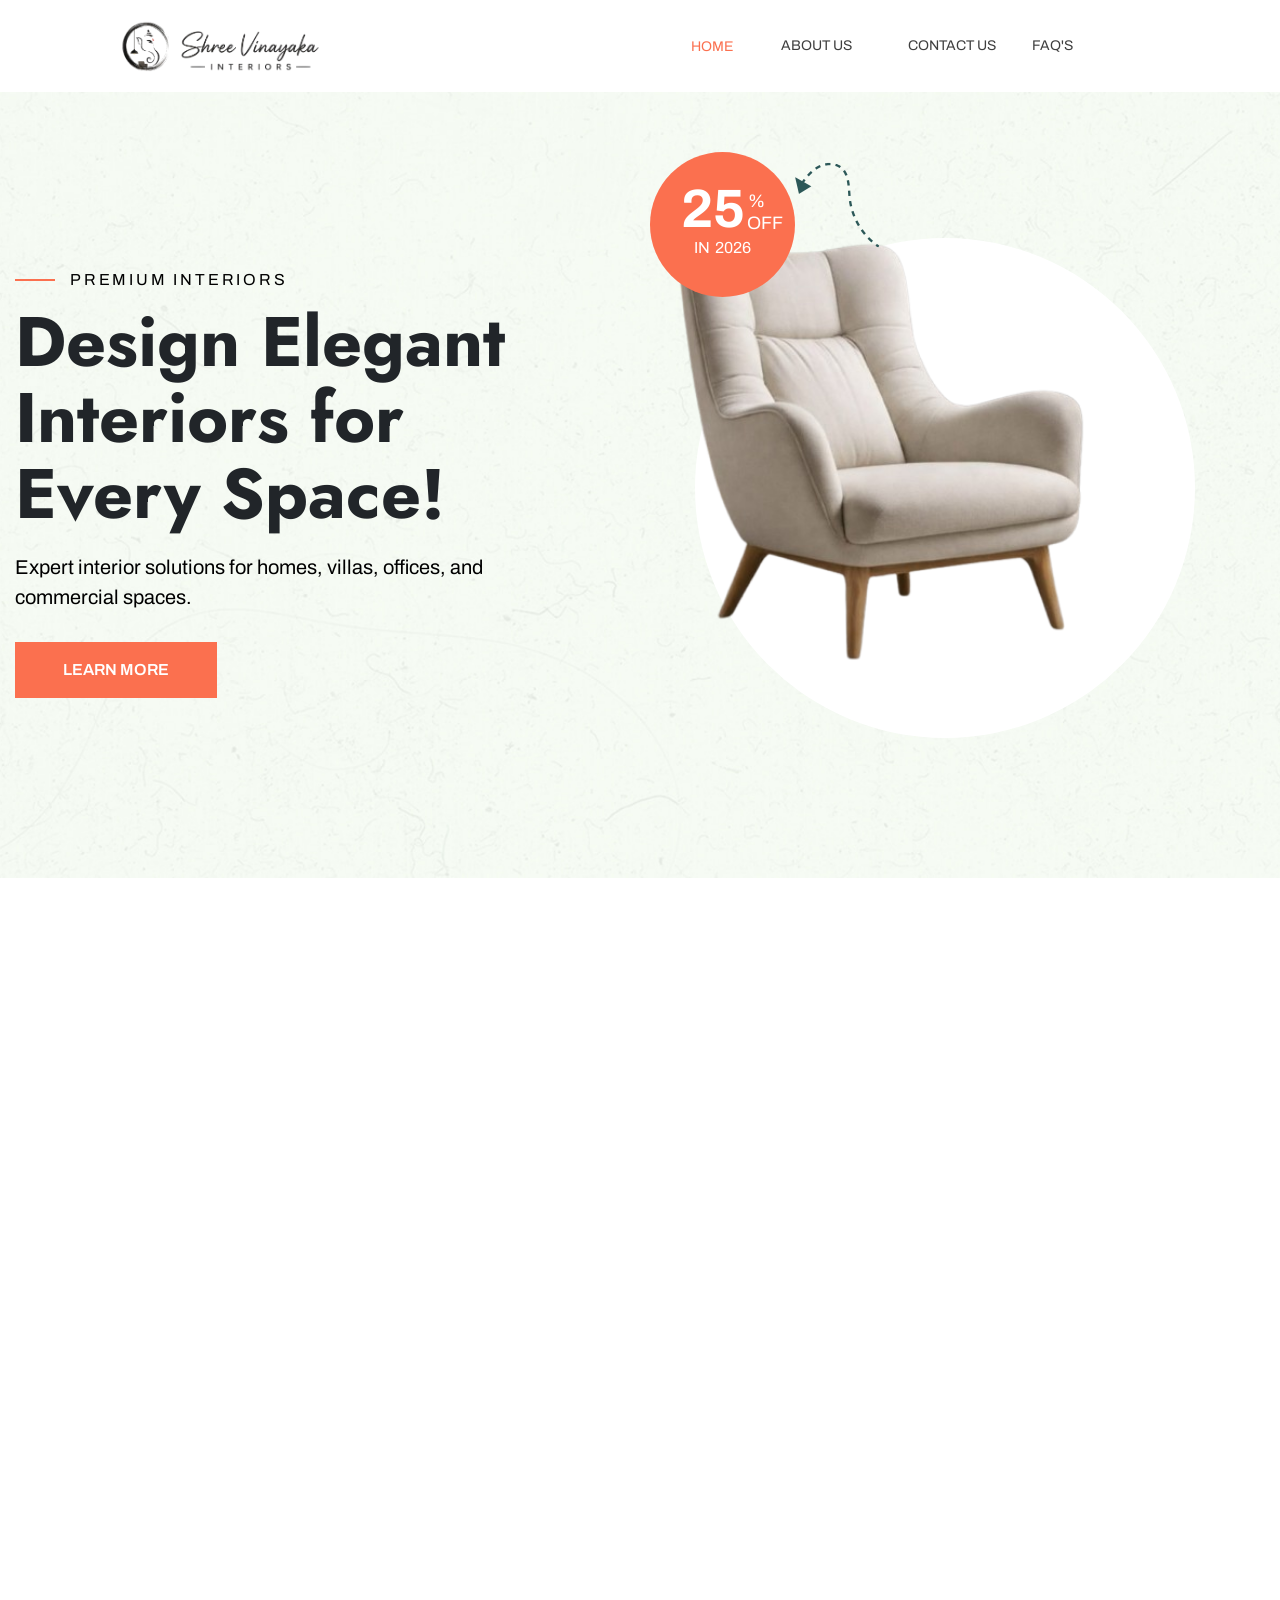
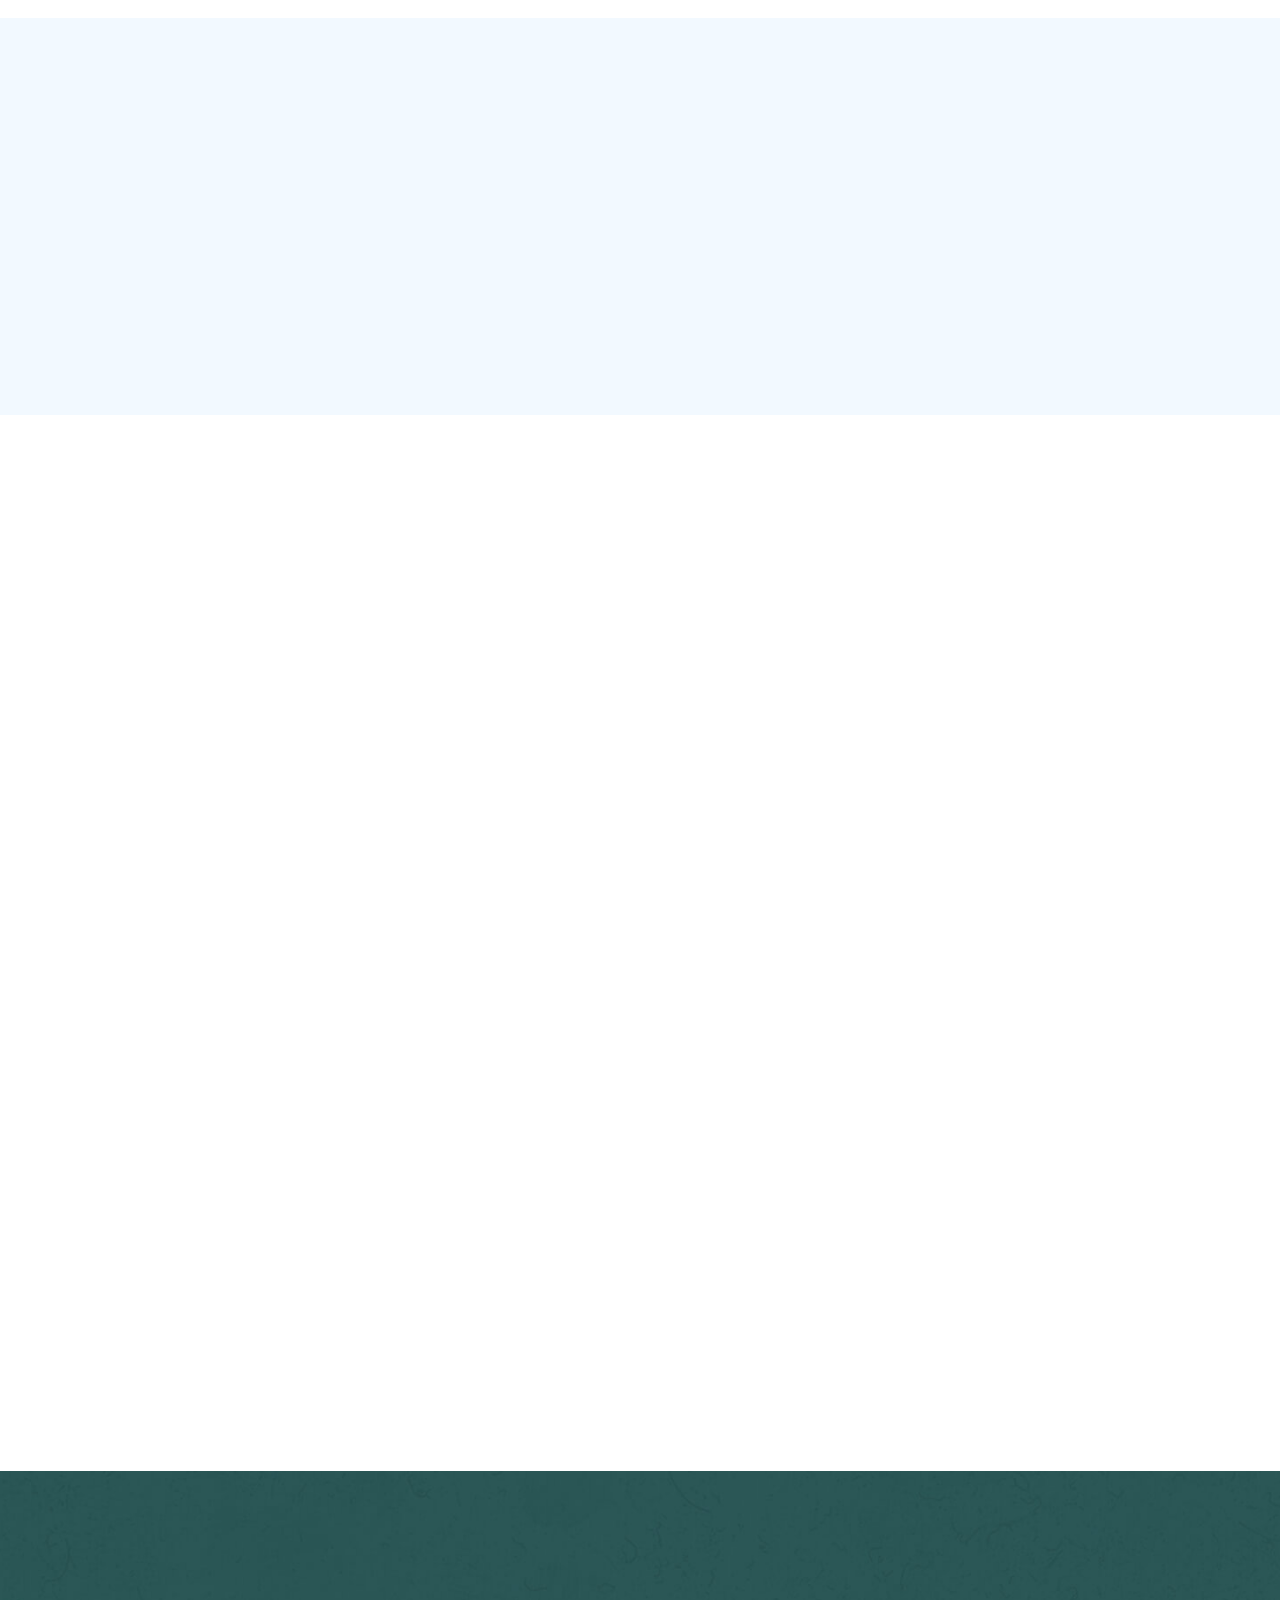
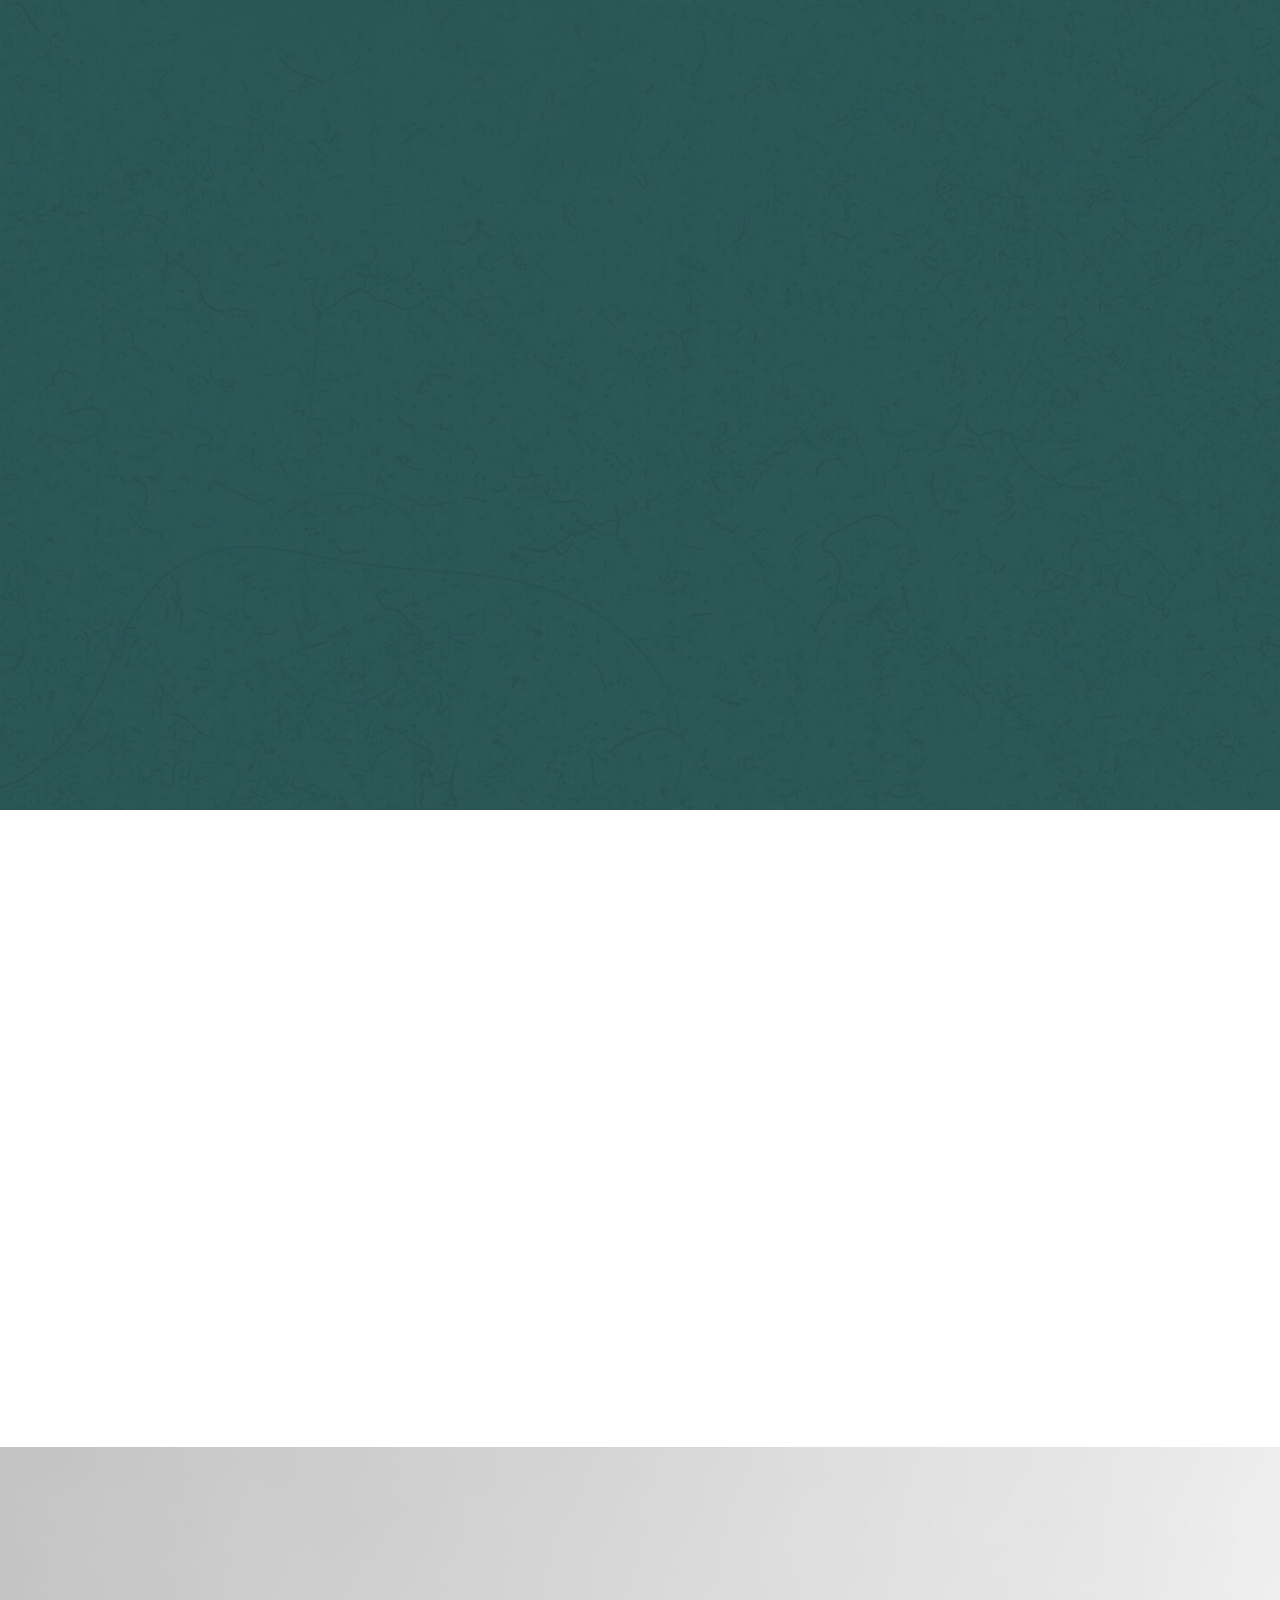
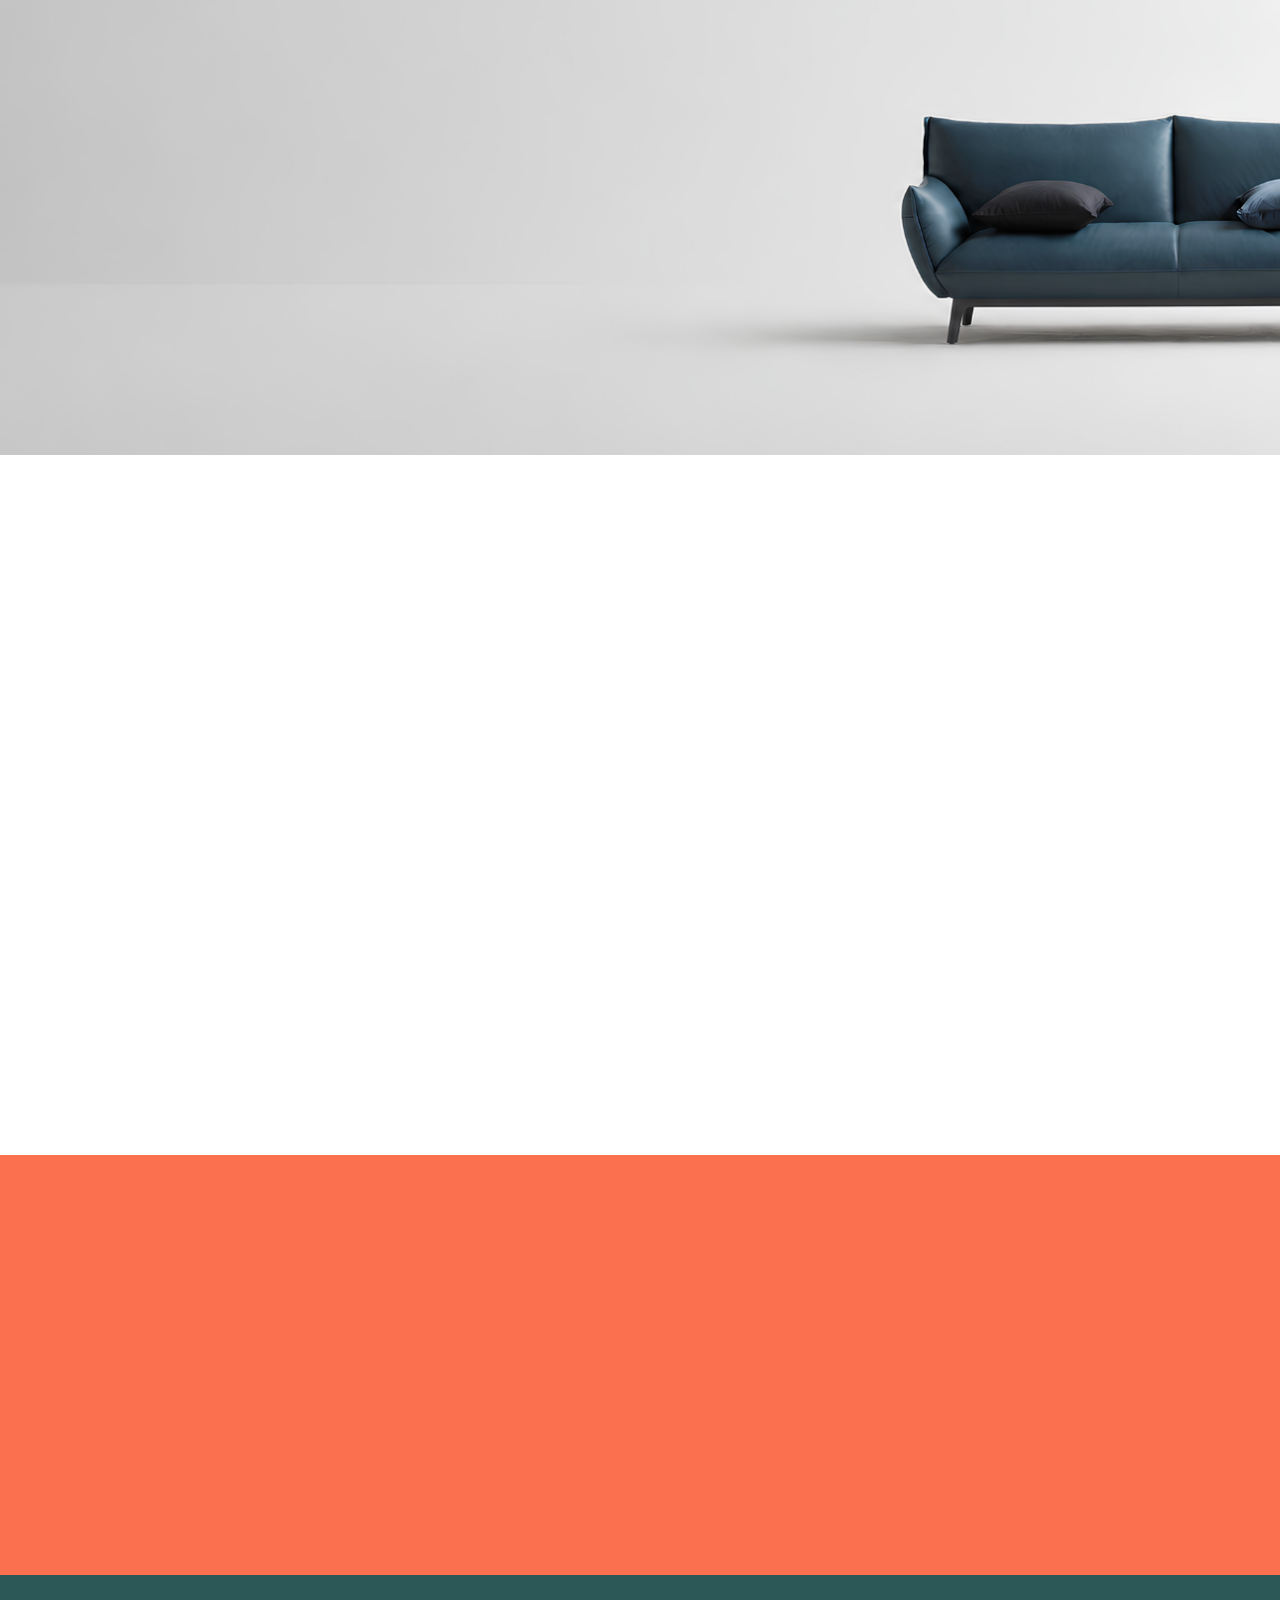
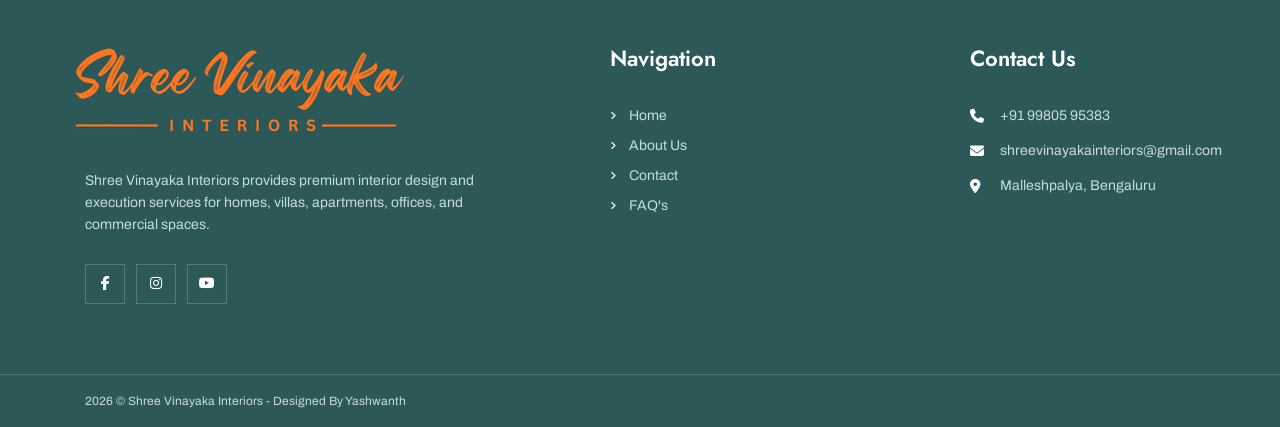
<file: index.html>
<!DOCTYPE html>
<html lang="zxx">

<head>
    <title>Home 1 | Contrive</title>
    <!-- /SEO Ultimate -->
    <meta name="viewport" content="width=device-width, initial-scale=1, maximum-scale=1, user-scalable=0">
    <meta charset="utf-8">
    <link rel="apple-touch-icon" sizes="57x57" href="./assets/images/favicon/apple-icon-57x57.png">
    <link rel="apple-touch-icon" sizes="60x60" href="./assets/images/favicon/apple-icon-60x60.png">
    <link rel="apple-touch-icon" sizes="72x72" href="./assets/images/favicon/apple-icon-72x72.png">
    <link rel="apple-touch-icon" sizes="76x76" href="./assets/images/favicon/apple-icon-76x76.png">
    <link rel="apple-touch-icon" sizes="114x114" href="./assets/images/favicon/apple-icon-114x114.png">
    <link rel="apple-touch-icon" sizes="120x120" href="./assets/images/favicon/apple-icon-120x120.png">
    <link rel="apple-touch-icon" sizes="144x144" href="./assets/images/favicon/apple-icon-144x144.png">
    <link rel="apple-touch-icon" sizes="152x152" href="./assets/images/favicon/apple-icon-152x152.png">
    <link rel="apple-touch-icon" sizes="180x180" href="./assets/images/favicon/apple-icon-180x180.png">
    <link rel="icon" type="image/png" sizes="192x192" href="./assets/images/favicon/android-icon-192x192.png">
    <link rel="icon" type="image/png" sizes="32x32" href="./assets/images/favicon/favicon-32x32.png">
    <link rel="icon" type="image/png" sizes="96x96" href="./assets/images/favicon/favicon-96x96.png">
    <link rel="icon" type="image/png" sizes="16x16" href="./assets/images/favicon/favicon-16x16.png">
    <link rel="manifest" href="./assets/images/favicon/manifest.json">
    <meta name="msapplication-TileColor" content="#ffffff">
    <meta name="msapplication-TileImage" content="/ms-icon-144x144.png">
    <meta name="theme-color" content="#ffffff">
    <!-- Latest compiled and minified CSS -->
    <link href="assets/bootstrap/bootstrap.min.css" rel="stylesheet">
    <link rel="stylesheet" href="./assets/js/bootstrap.min.js">
    <!-- Font Awesome link -->
    <link rel="stylesheet" href="https://cdnjs.cloudflare.com/ajax/libs/font-awesome/6.5.1/css/all.min.css">
    <!-- StyleSheet link CSS -->
    <link href="assets/css/style.css" rel="stylesheet" type="text/css">
    <link href="assets/css/responsive.css" rel="stylesheet" type="text/css">
    <link href="assets/css/owl.carousel.min.css" rel="stylesheet" type="text/css">
    <link href="assets/css/owl.theme.default.min.css" rel="stylesheet" type="text/css">
    <link href="assets/css/aos.css" rel="stylesheet">
    <link href="assets/css/magnific-popup.css" rel="stylesheet" type="text/css">
</head>

<body>
    <!-- Back to top button -->
    <a id="button"></a>
    <div class="home1_banner_outer position-relative">
        <header class="header">
            <div class="container">
                <nav class="navbar navbar-expand-lg navbar-light p-0">
                    <a class="navbar-brand" href="index.html">
                        <figure class="logo mb-0"><img src="assets/images/logo 1a.png" alt="image" class="img-fluid">
                        </figure>
                    </a>
                    <button class="navbar-toggler collapsed" type="button" data-toggle="collapse"
                        data-target="#navbarSupportedContent" aria-controls="navbarSupportedContent"
                        aria-expanded="false" aria-label="Toggle navigation">
                        <span class="navbar-toggler-icon"></span>
                        <span class="navbar-toggler-icon"></span>
                        <span class="navbar-toggler-icon"></span>
                    </button>
                    <div class="collapse navbar-collapse" id="navbarSupportedContent">
                        <ul class="navbar-nav ml-auto">
                            <li class="nav-item dropdown active">
                                <a class=" navbar-text-color" href="#" id="navbarDropdown1" role="button"
                                    data-toggle="dropdown" aria-haspopup="true" aria-expanded="false"> Home </a>

                            </li>
                            <li class="nav-item">
                                <a class="nav-link" href="about.html">About Us</a>
                            </li>
                            <!-- <li class="nav-item dropdown">
                                <a class="nav-link dropdown-toggle dropdown-color navbar-text-color" href="#"
                                    id="navbarDropdown3" role="button" data-toggle="dropdown" aria-haspopup="true"
                                    aria-expanded="false"> Blog </a>
                                <div class="dropdown-menu drop-down-content">
                                    <ul class="list-unstyled drop-down-pages">
                                        <li class="nav-item"><a class="dropdown-item nav-link" href="blog.html">Blog</a>
                                        </li>
                                        <li class="nav-item"><a class="dropdown-item nav-link" href="single-blog.html">Single Blog</a></li>
                                    <li class="nav-item"><a class="dropdown-item nav-link" href="load-more.html">Load More</a></li>
                                    <li class="nav-item"><a class="dropdown-item nav-link" href="one-column.html">One Column</a></li>
                                    <li class="nav-item"><a class="dropdown-item nav-link" href="two-column.html">Two Column</a></li>
                                    <li class="nav-item"><a class="dropdown-item nav-link" href="three-column.html">Three Column</a></li>
                                    <li class="nav-item"><a class="dropdown-item nav-link" href="three-colum-sidbar.html">Three Column Sidebar</a></li>
                                    <li class="nav-item"><a class="dropdown-item nav-link" href="four-column.html">Four Column</a></li>
                                    <li class="nav-item"><a class="dropdown-item nav-link" href="six-colum-full-wide.html">Six Column</a></li>
                                    </ul>
                                </div>
                            </li> -->
                            <li class="nav-item">
                                <a class="nav-link" href="contact.html">Contact Us</a>
                            </li>
                            <li class="nav-item">
                                <a class="nav-link" href="faq.html">FAQ's</a>
                            </li>
                        </ul>
                    </div>
                </nav>
            </div>
        </header>
        <!-- Search Form -->
        <div id="search" class="">
            <span class="close">X</span>
            <form role="search" id="searchform" method="get">
                <input value="" name="q" type="search" placeholder="Type to Search">
            </form>
        </div>
        <!-- Banner -->
        <section class="banner-con position-relative">
            <figure class="banner-leftimage image mb-0">
                <img src="./assets/images/update-leftimage.png" class="img-fluid" alt="image">
            </figure>
            <figure class="banner-rightimage image mb-0">
                <img src="./assets/images/about-rightimage.png" class="img-fluid" alt="image">
            </figure>
            <div class="container position-relative">
                <div id="bannerCarouselControls" class="carousel slide" data-ride="carousel">
                    <div class="carousel-inner">
                        <div class="carousel-item active">
                            <div class="row">
                                <div class="col-lg-6 col-md-12 col-sm-12 col-12">
                                    <div class="banner_content" data-aos="fade-up">
                                        <h6>PREMIUM INTERIORS</h6>
                                        <h1>Design Elegant Interiors for Every Space!</h1>
                                        <p class="text">Expert interior solutions for homes, villas, offices, and
                                            commercial spaces.</p>
                                        <a href="./about.html" class="text-decoration-none primary_btn">Learn More</a>
                                    </div>
                                </div>
                                <div class="col-lg-6 col-md-12 col-sm-12 col-12 text-md-left text-center">

                                    <div class="banner_wrapper position-relative" data-aos="fade-up">
                                        <figure class="banner-image mb-0">
                                            <img src="assets/images/Hero sofa 1a.png" alt="image">
                                        </figure>
                                        <figure class="banner-arrow mb-0">
                                            <img src="assets/images/banner-arrow.png" alt="image">
                                        </figure>
                                        <div class="circle-text">
                                            <div class="content">
                                                <span class="number">25</span>
                                                <span class="persent">%</span>
                                                <span class="text">OFF</span>
                                                <span class="text1">in 2026</span>
                                            </div>
                                        </div>
                                    </div>
                                </div>
                            </div>
                        </div>
                    </div>
                </div>
            </div>
        </section>
    </div>
    <!-- Discount -->
    <section class="discount-con position-relative">
        <div class="container">
            <div class="row">
                <div class="col-lg-6 col-md-12 col-sm-12 col-12">
                    <div class="discount_wrapper position-relative" data-aos="fade-up">
                        <figure class="discount-image1 mb-0">
                            <img src="./assets/images/HM sec 2a.png" alt="image" class="img-fluid">
                        </figure>
                        <div class="content1">
                            <div class="text">
                                <span class="text-white">Get <span class="percent">20%</span><br> OFF</span>
                            </div>
                            <h6 class="text-white">On Modular Interiors</h6>
                            <a href="./contact.html" class="text-decoration-none primary_btn">Know MOre</a>
                        </div>
                    </div>
                </div>
                <div class="col-lg-6 col-md-12 col-sm-12 col-12">
                    <div class="discount_wrapper position-relative" data-aos="fade-up">
                        <div class="image position-relative">
                            <figure class="discount-image2">
                                <img src="./assets/images/HM sec 2b.png" alt="image" class="img-fluid">
                            </figure>
                            <div class="content2">
                                <h6 class="text-white">Brighten</h6>
                                <div class="text">
                                    <span class="text-white">Your Dream Space</span>
                                </div>
                                <a href="./faq.html" class="text-decoration-none primary_btn">EXPLORE</a>
                            </div>
                        </div>
                        <div class="image position-relative">
                            <figure class="discount-image3 mb-0">
                                <img src="./assets/images/HM sec 2c.png" alt="image" class="img-fluid">
                            </figure>
                            <div class="content2 content3">
                                <h6 class="text-white">Elegant</h6>
                                <div class="text">
                                    <span class="text-white">Interior Designs</span>
                                </div>
                                <a href="./about.html" class="text-decoration-none primary_btn">KNOW MORE</a>
                            </div>
                        </div>
                    </div>
                </div>
            </div>
        </div>
    </section>
    <!-- Choose -->
    <section class="choose-con position-relative">
        <div class="container">
            <div class="row">
                <div class="col-lg-5 col-md-12 col-sm-12 col-12">
                    <div class="choose_content" data-aos="fade-up">
                        <h6>Best Choice</h6>
                        <h2>Why You Should Choose Us</h2>
                        <p class="text text-size-18 mb-0">Smart designs, skilled craftsmanship, and quality interiors
                            built for modern lifestyles.</p>
                    </div>
                </div>
                <div class="col-lg-7 col-md-12 col-sm-12 col-12">
                    <div class="choose_wrapper position-relative" data-aos="fade-up">
                        <ul class="list-unstyled mb-0">
                            <li class="beneft-box">
                                <figure class="icon">
                                    <img src="./assets/images/choose-icon1.png" alt="image" class="img-fluid">
                                </figure>
                                <h5>Free<br> Site Visit</h5>
                                <p class="text-size-16 mb-0">Expert's planning for every project</p>
                            </li>
                            <li class="beneft-box">
                                <figure class="icon">
                                    <img src="./assets/images/choose-icon2.png" alt="image" class="img-fluid">
                                </figure>
                                <h5>Easy <br> Customization</h5>
                                <p class="text-size-16 mb-0">Personalized interiors tailored to your needs.</p>
                            </li>
                            <li class="beneft-box">
                                <figure class="icon">
                                    <img src="./assets/images/choose-icon3.png" alt="image" class="img-fluid">
                                </figure>
                                <h5>Full Project <br> Support</h5>
                                <p class="text-size-16 mb-0">Complete execution with timely delivery assurance.</p>
                            </li>
                        </ul>
                    </div>
                </div>
            </div>
        </div>
    </section>
    <!-- Quote Calculator Section -->
    <div class="col-12 text-center">
        <div class="quote-heading" data-aos="fade-up">
            <h6>Instant Estimate</h6>
            <h2>Interior Quote Calculator</h2>
            <p>Select your property type, material and square feet to get an instant estimate.</p>
        </div>
    </div>
    </div>

    <div class="quote-wrapper" data-aos="fade-up">
        <div class="row">

            <!-- Property Type -->
            <div class="col-lg-6 col-md-6 col-sm-12">
                <div class="form-group">
                    <label>Property Type</label>
                    <select class="form-control quote-input" id="propertyType">
                        <option value="1 BHK">1 BHK</option>
                        <option value="2 BHK">2 BHK</option>
                        <option value="3 BHK">3 BHK</option>
                        <option value="Villa">Villa</option>
                        <option value="Office">Office</option>
                    </select>
                </div>
            </div>

            <!-- Space -->
            <div class="col-lg-6 col-md-6 col-sm-12">
                <div class="form-group">
                    <label>Select Space</label>
                    <select class="form-control quote-input" id="spaceType">
                        <option value="Full Home">Full Home</option>
                        <option value="Kitchen">Kitchen</option>
                        <option value="Living Room">Living Room</option>
                        <option value="Bedroom">Bedroom</option>
                        <option value="Bathroom">Bathroom</option>
                    </select>
                </div>
            </div>

            <!-- Square Feet -->
            <div class="col-lg-6 col-md-6 col-sm-12">
                <div class="form-group">
                    <label>Total Square Feet</label>
                    <input type="number" class="form-control quote-input" id="sqft" placeholder="Enter Square Feet">
                </div>
            </div>

            <!-- Material -->
            <div class="col-lg-6 col-md-6 col-sm-12">
                <div class="form-group">
                    <label>Material Package</label>
                    <select class="form-control quote-input" id="materialType">
                        <option value="basic">Basic - ₹1200/sqft</option>
                        <option value="premium">Premium - ₹2200/sqft</option>
                        <option value="luxury">Luxury - ₹3800/sqft</option>
                    </select>
                </div>
            </div>

        </div>

        <!-- Result Box -->
        <div class="quote-result text-center">
            <h4>Estimated Interior Cost</h4>
            <div class="quote-price" id="totalAmount">
                ₹0
            </div>

            <div class="quote-summary mt-4">
                <p><strong>Property:</strong> <span id="summaryProperty">1 BHK</span></p>
                <p><strong>Space:</strong> <span id="summarySpace">Full Home</span></p>
                <p><strong>Material:</strong> <span id="summaryMaterial">Basic</span></p>
                <p><strong>Square Feet:</strong> <span id="summarySqft">0</span></p>
            </div>

            <div class="quote-buttons mt-4">

                <a href="#" id="goToQuote" class="text-decoration-none primary_btn">
                    Get Quote Document
                </a>

            </div>
        </div>
    </div>
    </div>
    </section>
    <!-- About -->
    <section class="about-con position-relative">
        <figure class="about-leftimage image mb-0">
            <img src="./assets/images/about-leftimage.png" class="img-fluid" alt="image">
        </figure>
        <figure class="about-rightimage image mb-0">
            <img src="./assets/images/about-rightimage.png" class="img-fluid" alt="image">
        </figure>
        <div class="container">
            <div class="row">
                <div class="col-lg-6 col-12">
                    <div class="about_wrapper" data-aos="fade-up">
                        <figure class="about-image1">
                            <img src="./assets/images/HM sec 4a.png" alt="image" class="img-fluid">
                        </figure>
                        <ul class="list-unstyled mb-0">
                            <li>
                                <div class="value">
                                    <span class="number counter">15</span>
                                    <span class="expression">+</span>
                                </div>
                                <span class="text">Years of Experience</span>
                            </li>
                            <li>
                                <div class="value">
                                    <span class="number counter">100</span>
                                    <span class="expression">%</span>
                                </div>
                                <span class="text">Satisfied Customers</span>
                            </li>
                            <li>
                                <div class="value">
                                    <span class="number counter">5</span>
                                    <span class="expression">k+</span>
                                </div>
                                <span class="text">Projects Completed</span>
                            </li>
                        </ul>
                    </div>
                </div>
                <div class="col-lg-6 col-12">
                    <div class="about_content" data-aos="fade-up">
                        <div class="content">
                            <h6>About Us</h6>
                            <h2>Crafting Your Dream Space with Passion</h2>
                            <p class="text text-size-18">Shree Vinayaka Interiors delivers premium residential and
                                commercial interiors with elegant finishes and modern functionality.
                            </p>
                            <a href="./about.html" class="text-decoration-none primary_btn">Read More</a>
                        </div>
                        <div class="image_wrapper position-relative">
                            <figure class="about-image2 mb-0">
                                <img src="./assets/images/HM sec 4b.png" alt="image" class="img-fluid">
                            </figure>
                            <div class="icon">
                                <a class="popup-vimeo"
                                    href="https://video-previews.elements.envatousercontent.com/d94a4927-33a8-4e2c-8765-034948e70a53/watermarked_preview/watermarked_preview.mp4">
                                    <div class="mb-0 video-icon">
                                        <img class="thumb img-fluid" style="cursor: pointer"
                                            src="./assets/images/about-playicon.png" alt="image">
                                    </div>
                                </a>
                            </div>
                        </div>
                    </div>
                </div>
            </div>
        </div>
    </section>
    <!-- Categories -->
    <section class="categories-con position-relative">
        <div class="container">
            <div class="row">
                <div class="col-12 mx-auto">
                    <div class="categories_content text-center" data-aos="fade-up">
                        <h6>OUR SERVICES</h6>
                        <h2>Choose By Categories</h2>
                    </div>
                </div>
            </div>
            <div class="categories_wrapper">
                <div class="row" data-aos="fade-up">
                    <div class="col-lg-3 col-md-6 col-sm-6 col-12">
                        <div class="categories-box">
                            <div class="image position-relative">
                                <figure class="categories-image mb-0">
                                    <img src="./assets/images/HM sec 5a.png" alt="image" class="img-fluid">
                                </figure>
                                <a href="#" class="text-decoration-none icon" data-toggle="modal"
                                    data-target="#blog-model-1">
                                    <i class="fa-solid fa-arrow-right"></i>
                                </a>
                            </div>
                            <h4 class="mb-0">Living Room Interiors</h4>
                        </div>
                    </div>
                    <div class="col-lg-3 col-md-6 col-sm-6 col-12">
                        <div class="categories-box">
                            <div class="image position-relative">
                                <figure class="categories-image mb-0">
                                    <img src="./assets/images/HM sec 5b.png" alt="image" class="img-fluid">
                                </figure>
                                <a href="#" class="text-decoration-none icon" data-toggle="modal"
                                    data-target="#blog-model-2">
                                    <i class="fa-solid fa-arrow-right"></i>
                                </a>
                            </div>
                            <h4 class="mb-0">Bedroom Interiors</h4>
                        </div>
                    </div>
                    <div class="col-lg-3 col-md-6 col-sm-6 col-12">
                        <div class="categories-box">
                            <div class="image position-relative">
                                <figure class="categories-image mb-0">
                                    <img src="./assets/images/HM sec 5c.png" alt="image" class="img-fluid">
                                </figure>
                                <a href="#" class="text-decoration-none icon" data-toggle="modal"
                                    data-target="#blog-model-3">
                                    <i class="fa-solid fa-arrow-right"></i>
                                </a>
                            </div>
                            <h4 class="mb-0">Dining & Kitchen</h4>
                        </div>
                    </div>
                    <div class="col-lg-3 col-md-6 col-sm-6 col-12">
                        <div class="categories-box">
                            <div class="image position-relative">
                                <figure class="categories-image mb-0">
                                    <img src="./assets/images/HM sec 5d.png" alt="image" class="img-fluid">
                                </figure>
                                <a href="#" class="text-decoration-none icon" data-toggle="modal"
                                    data-target="#blog-model-4">
                                    <i class="fa-solid fa-arrow-right"></i>
                                </a>
                            </div>
                            <h4 class="mb-0">Office Interiors</h4>
                        </div>
                    </div>
                </div>
            </div>
        </div>
    </section>
    <!-- Offer -->
    <section class="offer-con position-relative">
        <div class="container">
            <div class="row">
                <div class="col-xl-5 col-lg-6 col-12">
                    <div class="offer_content" data-aos="fade-up">
                        <h6>Special Offer</h6>
                        <h2>Limited Time Offer!</h2>
                        <p>Save Up to <span>20%</span> Book before 2027 </p>
                        <a href="./contact.html" class="text-decoration-none primary_btn">BOOK NOW</a>
                    </div>
                </div>
            </div>
        </div>
    </section>
    <!-- Testimonial -->
    <section class="testimonial-con position-relative">
        <div class="container">
            <div class="row">
                <div class="col-12">
                    <div class="testimonial_content text-center" data-aos="fade-up">
                        <h6>Testimonials</h6>
                        <h2>Our Customers Review</h2>
                    </div>
                </div>
            </div>
            <div class="row" data-aos="fade-up">
                <div class="col-12">
                    <div class="owl-carousel owl-theme">
                        <div class="item">
                            <div class="testimonial-box">
                                <figure class="testimonial-quoteimage">
                                    <img src="./assets/images/testimonial-quoteimage.png" alt="image" class="img-fluid">
                                </figure>
                                <p class="text-size-16">Professional team with modern interior concepts and excellent
                                    project execution quality.
                                </p>
                                <div class="review-content">
                                    <!-- <figure class="testimonial-personimage mb-0">
                                        <img src="./assets/images/testimonial-personimage1.jpg" alt="image"
                                            class="img-fluid">
                                    </figure> -->
                                    <div class="detail">
                                        <ul class="list-unstyled">
                                            <li><i class="fa-solid fa-star"></i></li>
                                            <li><i class="fa-solid fa-star"></i></li>
                                            <li><i class="fa-solid fa-star"></i></li>
                                            <li><i class="fa-solid fa-star"></i></li>
                                            <li><i class="fa-solid fa-star"></i></li>
                                        </ul>
                                        <span class="name">Rajesh</span>
                                        <span class="review">Home Owner</span>
                                    </div>
                                </div>
                            </div>
                        </div>
                        <div class="item">
                            <div class="testimonial-box">
                                <figure class="testimonial-quoteimage">
                                    <img src="./assets/images/testimonial-quoteimage.png" alt="image" class="img-fluid">
                                </figure>
                                <p class="text-size-16">Beautiful modular interiors delivered on time with premium
                                    finishing and perfect detailing.
                                </p>
                                <div class="review-content">
                                    <!-- <figure class="testimonial-personimage mb-0">
                                        <img src="./assets/images/testimonial-personimage2.jpg" alt="image"
                                            class="img-fluid">
                                    </figure> -->
                                    <div class="detail">
                                        <ul class="list-unstyled">
                                            <li><i class="fa-solid fa-star"></i></li>
                                            <li><i class="fa-solid fa-star"></i></li>
                                            <li><i class="fa-solid fa-star"></i></li>
                                            <li><i class="fa-solid fa-star"></i></li>
                                            <li><i class="fa-solid fa-star"></i></li>
                                        </ul>
                                        <span class="name">Naveen Kumar</span>
                                        <span class="review">Villa Owner</span>
                                    </div>
                                </div>
                            </div>
                        </div>
                        <div class="item">
                            <div class="testimonial-box">
                                <figure class="testimonial-quoteimage">
                                    <img src="./assets/images/testimonial-quoteimage.png" alt="image" class="img-fluid">
                                </figure>
                                <p class="text-size-16">Excellent commercial office interiors with creative designs and
                                    smooth project management.
                                </p>
                                <div class="review-content">
                                    <!-- <figure class="testimonial-personimage mb-0">
                                        <img src="./assets/images/testimonial-personimage3.jpg" alt="image"
                                            class="img-fluid">
                                    </figure> -->
                                    <div class="detail">
                                        <ul class="list-unstyled">
                                            <li><i class="fa-solid fa-star"></i></li>
                                            <li><i class="fa-solid fa-star"></i></li>
                                            <li><i class="fa-solid fa-star"></i></li>
                                            <li><i class="fa-solid fa-star"></i></li>
                                            <li><i class="fa-solid fa-star"></i></li>
                                        </ul>
                                        <span class="name">Kavya Sharma</span>
                                        <span class="review">Business Owner</span>
                                    </div>
                                </div>
                            </div>
                        </div>
                        <div class="item">
                            <div class="testimonial-box">
                                <figure class="testimonial-quoteimage">
                                    <img src="./assets/images/testimonial-quoteimage.png" alt="image" class="img-fluid">
                                </figure>
                                <p class="text-size-16">Highly satisfied with the stylish kitchen interiors and the
                                    smooth installation experience.
                                </p>
                                <div class="review-content">
                                    <!-- <figure class="testimonial-personimage mb-0">
                                        <img src="./assets/images/testimonial-personimage1.jpg" alt="image"
                                            class="img-fluid">
                                    </figure> -->
                                    <div class="detail">
                                        <ul class="list-unstyled">
                                            <li><i class="fa-solid fa-star"></i></li>
                                            <li><i class="fa-solid fa-star"></i></li>
                                            <li><i class="fa-solid fa-star"></i></li>
                                            <li><i class="fa-solid fa-star"></i></li>
                                            <li><i class="fa-solid fa-star"></i></li>
                                        </ul>
                                        <span class="name">Priya R</span>
                                        <span class="review">Apartment Owner</span>
                                    </div>
                                </div>
                            </div>
                        </div>
                        <div class="item">
                            <div class="testimonial-box">
                                <figure class="testimonial-quoteimage">
                                    <img src="./assets/images/testimonial-quoteimage.png" alt="image" class="img-fluid">
                                </figure>
                                <p class="text-size-16">Deepu's team transformed our office space with smart layouts and
                                    elegant modern designs.
                                </p>
                                <div class="review-content">
                                    <!-- <figure class="testimonial-personimage mb-0">
                                        <img src="./assets/images/testimonial-personimage2.jpg" alt="image"
                                            class="img-fluid">
                                    </figure> -->
                                    <div class="detail">
                                        <ul class="list-unstyled">
                                            <li><i class="fa-solid fa-star"></i></li>
                                            <li><i class="fa-solid fa-star"></i></li>
                                            <li><i class="fa-solid fa-star"></i></li>
                                            <li><i class="fa-solid fa-star"></i></li>
                                            <li><i class="fa-solid fa-star"></i></li>
                                        </ul>
                                        <span class="name">Arvind Shetty</span>
                                        <span class="review">Office Manager</span>
                                    </div>
                                </div>
                            </div>
                        </div>
                        <div class="item">
                            <div class="testimonial-box">
                                <figure class="testimonial-quoteimage">
                                    <img src="./assets/images/testimonial-quoteimage.png" alt="image" class="img-fluid">
                                </figure>
                                <p class="text-size-16">Affordable pricing, quality materials, and professional
                                    execution made our dream home perfect.
                                </p>
                                <div class="review-content">
                                    <!-- <figure class="testimonial-personimage mb-0">
                                        <img src="./assets/images/testimonial-personimage3.jpg" alt="image"
                                            class="img-fluid">
                                    </figure> -->
                                    <div class="detail">
                                        <ul class="list-unstyled">
                                            <li><i class="fa-solid fa-star"></i></li>
                                            <li><i class="fa-solid fa-star"></i></li>
                                            <li><i class="fa-solid fa-star"></i></li>
                                            <li><i class="fa-solid fa-star"></i></li>
                                            <li><i class="fa-solid fa-star"></i></li>
                                        </ul>
                                        <span class="name">Sneha Patel</span>
                                        <span class="review">Flat Owner</span>
                                    </div>
                                </div>
                            </div>
                        </div>
                    </div>
                </div>
            </div>
        </div>
    </section>

    <!-- Update -->
    <section class="update-con position-relative">
        <figure class="update-leftimage image mb-0">
            <img src="./assets/images/update-leftimage.png" class="img-fluid" alt="image">
        </figure>
        <figure class="update-rightimage image mb-0">
            <img src="./assets/images/update-rightimage.png" class="img-fluid" alt="image">
        </figure>
        <div class="container">
            <div class="row">
                <div class="col-lg-5 col-12">
                    <div class="update_wrapper position-relative" data-aos="fade-up">
                        <figure class="update-image mb-0">
                            <img src="./assets/images/HM news letter.png" alt="image">
                        </figure>
                    </div>
                </div>
                <div class="col-lg-7 col-12">
                    <div class="update_content" data-aos="fade-up">
                        <h6 class="text-white">Newsletter Subscription</h6>
                        <h2 class="text-white">Get the Latest Update into Your Inbox</h2>
                        <form action="javascript:;">
                            <div class="form-group position-relative mb-0">
                                <input type="text" class="form_style mb-0" placeholder="Enter Your Email Address"
                                    name="email">
                                <button>Subscribe</button>
                            </div>
                        </form>
                    </div>
                </div>
            </div>
        </div>
    </section>
    <!-- Footer -->
    <section class="footer-con position-relative">
        <div class="container">
            <div class="middle_portion">
                <div class="row">
                    <div class="col-xl-5 col-lg-5 col-md-12 col-sm-12 col-12">
                        <div class="logo-content">
                            <a href="./index.html">
                                <figure class="footer-logo">
                                    <img src="./assets/images/footer logo 1a.png" alt="image">
                                </figure>
                            </a>
                            <p class="text-size-14 text">Shree Vinayaka Interiors provides premium interior design and
                                execution services for homes, villas, apartments, offices, and commercial spaces.
                            </p>
                            <ul class="list-unstyled mb-0 social-icons">
                                <li><a href="https://www.facebook.com/" class="text-decoration-none"><i
                                            class="fa-brands fa-facebook-f social-networks"></i></a></li>
                                <li><a href="https://www.instagram.com/" class="text-decoration-none"><i
                                            class="fa-brands fa-instagram social-networks"></i></a></li>
                                <li><a href="https://www.youtube.com/" class="text-decoration-none"><i
                                            class="fa-brands fa-youtube social-networks"></i></a></li>
                            </ul>
                        </div>
                    </div>
                    <div class="col-xl-4 col-lg-4 col-md-4 col-sm-4 col-6">
                        <div class="links">
                            <h3 class="heading">Navigation</h3>
                            <ul class="list-unstyled mb-0">
                                <li><i class="fa-solid fa-angle-right"></i><a href="index.html">Home</a></li>
                                <li><i class="fa-solid fa-angle-right"></i><a href="about.html">About Us</a></li>
                                <li><i class="fa-solid fa-angle-right"></i><a href="contact.html">Contact</a></li>
                                <li><i class="fa-solid fa-angle-right"></i><a href="faq.html">FAQ's</a></li>
                            </ul>
                        </div>
                    </div>
                    <div class="col-xl-3 col-lg-3 col-md-4 col-sm-4 col-12">
                        <div class="icon">
                            <h3 class="heading">Contact Us</h3>
                            <ul class="list-unstyled mb-0">
                                <li class="text">
                                    <i class="fa-solid fa-phone"></i>
                                    <a href="tel:+919980595383" class="text-decoration-none">+91 99805 95383</a>
                                </li>
                                <li class="text">
                                    <i class="fa-solid fa-envelope"></i>
                                    <a href="mailto:hello@contrive.com"
                                        class="text-decoration-none">shreevinayakainteriors@gmail.com</a>
                                </li>
                                <li class="text">
                                    <i class="fa-solid fa-location-dot"></i>
                                    <a href="https://www.google.com/maps/place/21+King+St,+Melbourne+VIC+3000,+Australia/@-37.8199805,144.9529083,18z/data=!4m6!3m5!1s0x6ad65d52754eaecb:0x22f367daf52cbd47!8m2!3d-37.819936!4d144.9570765!16s%2Fg%2F11c2dj2n2c?entry=ttu"
                                        class="text-decoration-none address mb-0">Malleshpalya, Bengaluru
                                    </a>
                                </li>
                            </ul>
                        </div>
                    </div>
                </div>
            </div>
        </div>
        <div class="copyright">
            <div class="container">
                <div class="content">
                    <p class="mb-0">2026 © Shree Vinayaka Interiors - Designed By Yashwanth</p>
                </div>
            </div>
        </div>
    </section>
    <!-- PRE LOADER -->
    <div class="loader-mask">
        <div class="loader">
            <div></div>
            <div></div>
        </div>
    </div>
    <!-- Latest compiled JavaScript -->
    <script src="assets/js/jquery-3.7.1.min.js"></script>
    <script src="assets/js/popper.min.js"></script>
    <script src="assets/js/bootstrap.min.js"></script>
    <script src="assets/js/aos.js"></script>
    <script src="assets/js/owl.carousel.js"></script>
    <script src="assets/js/carousel.js"></script>
    <script src="assets/js/animation.js"></script>
    <script src="assets/js/back-to-top-button.js"></script>
    <script src="assets/js/preloader.js"></script>
    <script src="assets/js/search.js"></script>
    <script src="assets/js/country_dropdown.js"></script>
    <script src="assets/js/video.js"></script>
    <script src="assets/js/video-popup.js"></script>
    <script src="assets/js/counter.js"></script>
    <script src="assets/js/popup-image.js"></script>
    <script src="assets/js/Calculation.js"></script>
</body>

</html>
</file>
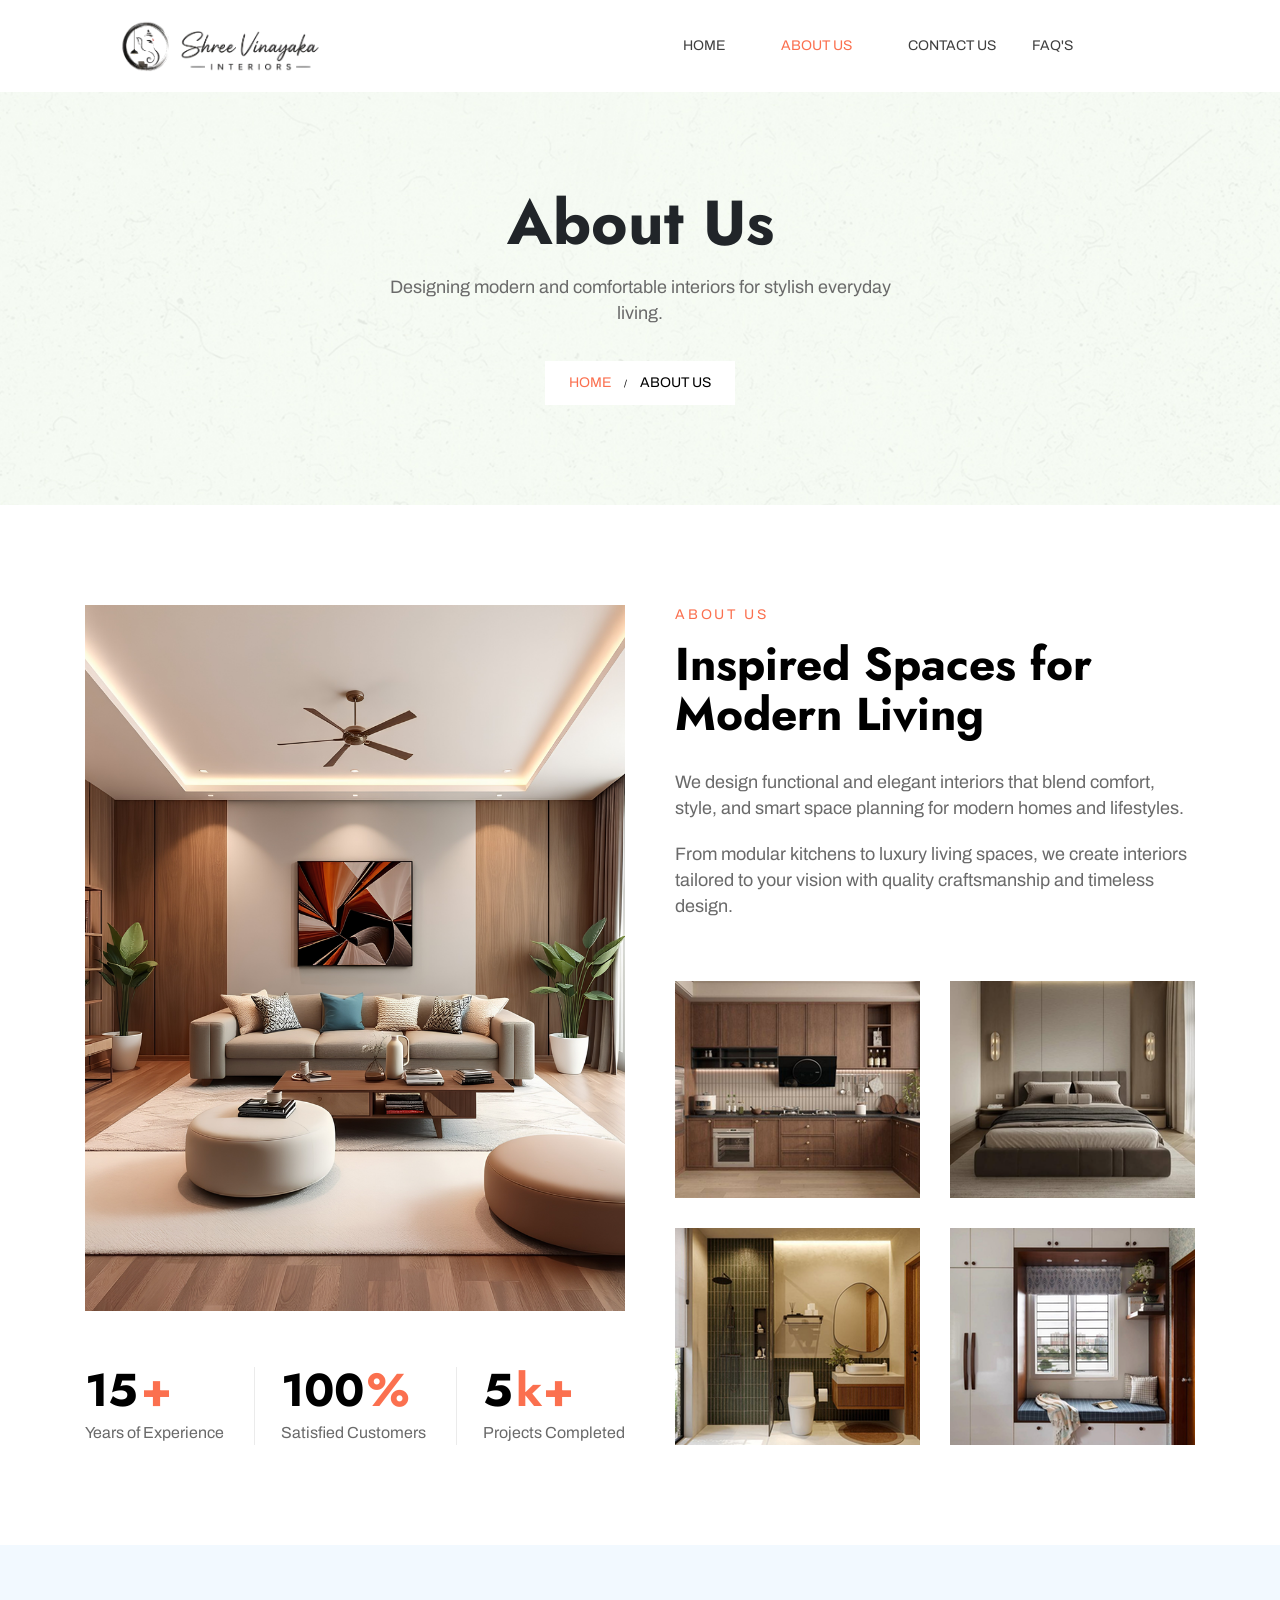
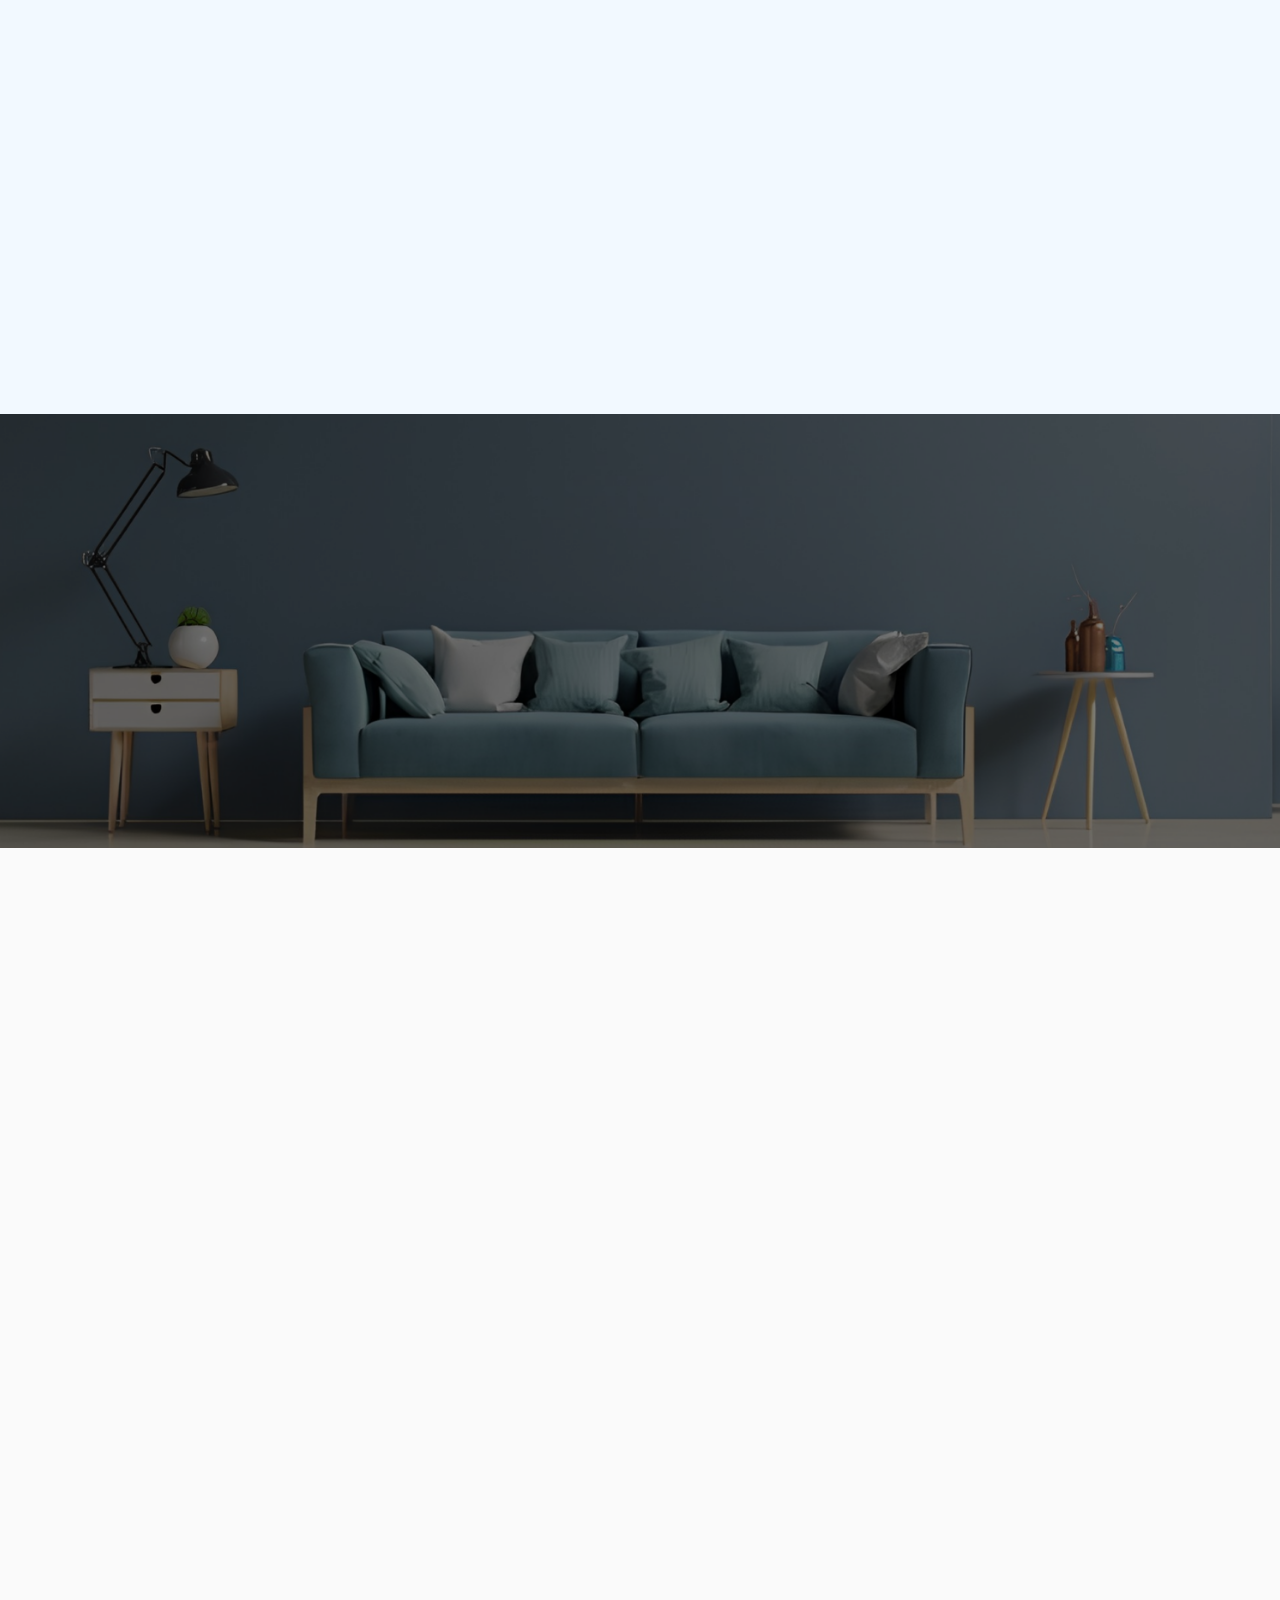
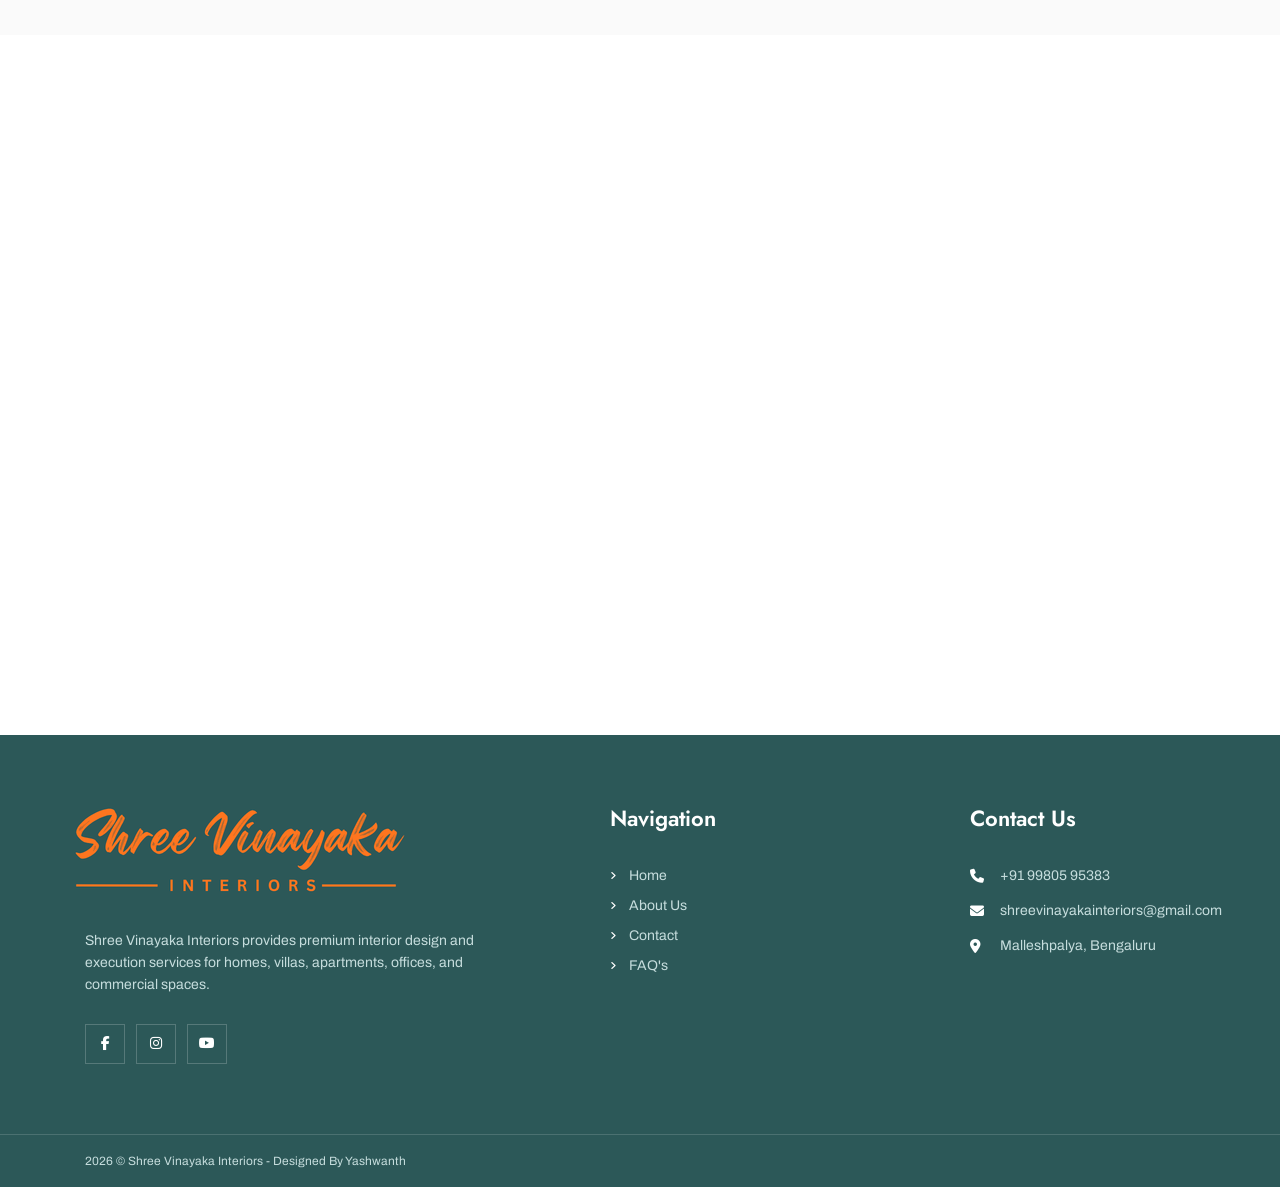
<file: about.html>
<!DOCTYPE html>
<html lang="zxx">

<head>
    <title>About Us | Contrive</title>
    <!-- /SEO Ultimate -->
    <meta name="viewport" content="width=device-width, initial-scale=1, maximum-scale=1, user-scalable=0">
    <meta charset="utf-8">
    <link rel="apple-touch-icon" sizes="57x57" href="./assets/images/favicon/apple-icon-57x57.png">
    <link rel="apple-touch-icon" sizes="60x60" href="./assets/images/favicon/apple-icon-60x60.png">
    <link rel="apple-touch-icon" sizes="72x72" href="./assets/images/favicon/apple-icon-72x72.png">
    <link rel="apple-touch-icon" sizes="76x76" href="./assets/images/favicon/apple-icon-76x76.png">
    <link rel="apple-touch-icon" sizes="114x114" href="./assets/images/favicon/apple-icon-114x114.png">
    <link rel="apple-touch-icon" sizes="120x120" href="./assets/images/favicon/apple-icon-120x120.png">
    <link rel="apple-touch-icon" sizes="144x144" href="./assets/images/favicon/apple-icon-144x144.png">
    <link rel="apple-touch-icon" sizes="152x152" href="./assets/images/favicon/apple-icon-152x152.png">
    <link rel="apple-touch-icon" sizes="180x180" href="./assets/images/favicon/apple-icon-180x180.png">
    <link rel="icon" type="image/png" sizes="192x192" href="./assets/images/favicon/android-icon-192x192.png">
    <link rel="icon" type="image/png" sizes="32x32" href="./assets/images/favicon/favicon-32x32.png">
    <link rel="icon" type="image/png" sizes="96x96" href="./assets/images/favicon/favicon-96x96.png">
    <link rel="icon" type="image/png" sizes="16x16" href="./assets/images/favicon/favicon-16x16.png">
    <link rel="manifest" href="./assets/images/favicon/manifest.json">
    <meta name="msapplication-TileColor" content="#ffffff">
    <meta name="msapplication-TileImage" content="/ms-icon-144x144.png">
    <meta name="theme-color" content="#ffffff">
    <!-- Latest compiled and minified CSS -->
    <link href="assets/bootstrap/bootstrap.min.css" rel="stylesheet">
    <link rel="stylesheet" href="./assets/js/bootstrap.min.js">
    <!-- Font Awesome link -->
    <link rel="stylesheet" href="https://cdnjs.cloudflare.com/ajax/libs/font-awesome/6.5.1/css/all.min.css">
    <!-- StyleSheet link CSS -->
    <link href="assets/css/style.css" rel="stylesheet" type="text/css">
    <link href="assets/css/responsive.css" rel="stylesheet" type="text/css">
    <link href="assets/css/owl.carousel.min.css" rel="stylesheet" type="text/css">
    <link href="assets/css/owl.theme.default.min.css" rel="stylesheet" type="text/css">
    <link href="assets/css/aos.css" rel="stylesheet">
    <link href="assets/css/magnific-popup.css" rel="stylesheet" type="text/css">
</head>

<body>
    <!-- Back to top button -->
    <a id="button"></a>
    <div class="sub_banner position-relative">
        <header class="header">
            <div class="container">
                <nav class="navbar navbar-expand-lg navbar-light p-0">
                    <a class="navbar-brand" href="index.html">
                        <figure class="logo mb-0"><img src="assets/images/logo 1a.png" alt="image" class="img-fluid">
                        </figure>
                    </a>
                    <button class="navbar-toggler collapsed" type="button" data-toggle="collapse"
                        data-target="#navbarSupportedContent" aria-controls="navbarSupportedContent"
                        aria-expanded="false" aria-label="Toggle navigation">
                        <span class="navbar-toggler-icon"></span>
                        <span class="navbar-toggler-icon"></span>
                        <span class="navbar-toggler-icon"></span>
                    </button>
                    <div class="collapse navbar-collapse" id="navbarSupportedContent">
                        <ul class="navbar-nav ml-auto">
                            <li class="nav-item">
                                <a class="nav-link" href="index.html">Home</a>
                            </li>
                            <li class="nav-item active">
                                <a class="nav-link" href="about.html">About Us</a>
                            </li>
                            <!-- <li class="nav-item dropdown">
                                <a class="nav-link dropdown-toggle dropdown-color navbar-text-color" href="#"
                                    id="navbarDropdown3" role="button" data-toggle="dropdown" aria-haspopup="true"
                                    aria-expanded="false"> Blog </a>
                                <div class="dropdown-menu drop-down-content">
                                    <ul class="list-unstyled drop-down-pages">
                                        <li class="nav-item"><a class="dropdown-item nav-link" href="blog.html">Blog</a>
                                        </li>
                                        <li class="nav-item"><a class="dropdown-item nav-link" href="single-blog.html">Single Blog</a></li>
                                    <li class="nav-item"><a class="dropdown-item nav-link" href="load-more.html">Load More</a></li>
                                    <li class="nav-item"><a class="dropdown-item nav-link" href="one-column.html">One Column</a></li>
                                    <li class="nav-item"><a class="dropdown-item nav-link" href="two-column.html">Two Column</a></li>
                                    <li class="nav-item"><a class="dropdown-item nav-link" href="three-column.html">Three Column</a></li>
                                    <li class="nav-item"><a class="dropdown-item nav-link" href="three-colum-sidbar.html">Three Column Sidebar</a></li>
                                    <li class="nav-item"><a class="dropdown-item nav-link" href="four-column.html">Four Column</a></li>
                                    <li class="nav-item"><a class="dropdown-item nav-link" href="six-colum-full-wide.html">Six Column</a></li>
                                    </ul>
                                </div>
                            </li> -->
                            <li class="nav-item">
                                <a class="nav-link" href="contact.html">Contact Us</a>
                            </li>
                            <li class="nav-item">
                                <a class="nav-link" href="faq.html">FAQ's</a>
                            </li>
                        </ul>
                    </div>
                    <!-- <div class="last_list">
                    <a class="search" href="#search"><img src="assets/images/header-search.png" alt="image"></a>
                    <a class="cart" href="./cart.html"><img src="assets/images/header-cart.png" alt="image"><span>0</span></a>
                    <a class="admin" href="./login.html"><img src="assets/images/header-admin.png" alt="image"></a>
                </div> -->
                </nav>
            </div>
        </header>
        <!-- Search Form -->
        <div id="search" class="">
            <span class="close">X</span>
            <form role="search" id="searchform" method="get">
                <input value="" name="q" type="search" placeholder="Type to Search">
            </form>
        </div>
        <!-- Sub banner -->
        <section class="sub_banner_con position-relative">
            <figure class="subbanner-leftimage image mb-0">
                <img src="./assets/images/update-leftimage.png" class="img-fluid" alt="image">
            </figure>
            <figure class="subbanner-rightimage image mb-0">
                <img src="./assets/images/about-rightimage.png" class="img-fluid" alt="image">
            </figure>
            <div class="container">
                <div class="row">
                    <div class="col-xl-6 col-lg-8 col-md-10 col-12 mx-auto">
                        <div class="sub_banner_content" data-aos="fade-up">
                            <h1>About Us</h1>
                            <p class="text-size-18">Designing modern and comfortable interiors for stylish everyday living.</p>
                            <div class="box">
                                <a href="index.html" class="text-decoration-none">
                                    <span class="mb-0">Home</span>
                                </a>
                                <span class="mb-0 slash">/</span>
                                <span class="mb-0 box_span">About Us</span>
                            </div>
                        </div>
                    </div>
                </div>
            </div>
        </section>
    </div>
    <!-- About -->
    <section class="aboutpage-con position-relative">
        <div class="container">
            <div class="row">
                <div class="col-lg-6 col-12">
                    <div class="about_wrapper" data-aos="fade-up">
                        <figure class="about-image1">
                            <img src="./assets/images/Ab sec1a.png" alt="image" class="img-fluid">
                        </figure>
                        <ul class="list-unstyled mb-0">
                            <li>
                                <div class="value">
                                    <span class="number counter">15</span>
                                    <span class="expression">+</span>
                                </div>
                                <span class="text">Years of Experience</span>
                            </li>
                            <li>
                                <div class="value">
                                    <span class="number counter">100</span>
                                    <span class="expression">%</span>
                                </div>
                                <span class="text">Satisfied Customers</span>
                            </li>
                            <li>
                                <div class="value">
                                    <span class="number counter">5</span>
                                    <span class="expression">k+</span>
                                </div>
                                <span class="text">Projects Completed</span>
                            </li>
                        </ul>
                    </div>
                </div>
                <div class="col-lg-6 col-12">
                    <div class="about_content" data-aos="fade-up">
                        <div class="content">
                            <h6>About Us</h6>
                            <h2>Inspired Spaces for Modern Living</h2>
                            <p class="text text-size-18">We design functional and elegant interiors that blend comfort, style, and smart space planning for modern homes and lifestyles.
                            </p>
                            <p class="text-size-18 mb-0">From modular kitchens to luxury living spaces, we create interiors tailored to your vision with quality craftsmanship and timeless design.</p>
                        </div>
                        <div class="image_wrapper position-relative">
                            <figure class="about-image2 mb-0">
                                <img src="./assets/images/Ab sec1b.png" alt="image" class="img-fluid">
                            </figure>
                            <figure class="about-image3 mb-0">
                                <img src="./assets/images/Ab sec1c.png" alt="image" class="img-fluid">
                            </figure>
                            <figure class="about-image4 mb-0">
                                <img src="./assets/images/Ab sec1d.png" alt="image" class="img-fluid">
                            </figure>
                            <figure class="about-image5 mb-0">
                                <img src="./assets/images/Ab sec1e.png" alt="image" class="img-fluid">
                            </figure>
                        </div>
                    </div>
                </div>
            </div>
        </div>
    </section>
    <!-- Choose -->
    <section class="choose-con position-relative">
        <div class="container">
            <div class="row">
                <div class="col-lg-5 col-md-12 col-sm-12 col-12">
                    <div class="choose_content" data-aos="fade-up">
                        <h6>BEST FEATURES</h6>
                        <h2>Why Homeowners Trust Our Designs</h2>
                        <p class="text text-size-18 mb-0">We create stylish and functional interiors with quality materials, smart planning, and seamless execution for modern living spaces.</p>
                    </div>
                </div>
                <div class="col-lg-7 col-md-12 col-sm-12 col-12">
                    <div class="choose_wrapper position-relative" data-aos="fade-up">
                        <ul class="list-unstyled mb-0">
                            <li class="beneft-box">
                                <figure class="icon">
                                    <img src="./assets/images/choose-icon1.png" alt="image" class="img-fluid">
                                </figure>
                                <h5>Customized<br> Interiors</h5>
                                <p class="text-size-16 mb-0">Designed to match your lifestyle, space, and personal preferences with modern and practical solutions.</p>
                            </li>
                            <li class="beneft-box">
                                <figure class="icon">
                                    <img src="./assets/images/choose-icon2.png" alt="image" class="img-fluid">
                                </figure>
                                <h5>Transparent<br> Pricing</h5>
                                <p class="text-size-16 mb-0">Clear quotations and flexible packages designed to fit your budget without hidden charges.</p>
                            </li>
                            <li class="beneft-box">
                                <figure class="icon">
                                    <img src="./assets/images/choose-icon3.png" alt="image" class="img-fluid">
                                </figure>
                                <h5>Quality<br> Materials</h5>
                                <p class="text-size-16 mb-0">We use durable finishes and high-quality materials to ensure elegant and long-lasting interiors.</p>
                            </li>
                        </ul>
                    </div>
                </div>
            </div>
        </div>
    </section>
    <!-- Space -->
    <section class="space-con position-relative">
        <div class="container">
            <div class="row">
                <div class="col-lg-8 col-md-10 col-12 mx-auto">
                    <div class="space_content text-center" data-aos="fade-up">
                        <h6 class="text-white">GET STARTED WITH US</h6>
                        <h2 class="text-white">Transform Your Home with Beautiful Interiors</h2>
                        <a href="/index.html" class="text-decoration-none primary_btn">GET FREE QUOTE</a>
                    </div>
                </div>
            </div>
        </div>
    </section>
    <!-- Team -->
    <section class="team-con position-relative">
        <div class="container">
            <div class="row">
                <div class="col-12">
                    <div class="team_content text-center" data-aos="fade-up">
                        <h6>Our Team</h6>
                        <h2>Expert Behind Every Beautiful Space</h2>
                    </div>
                </div>
            </div>
            <div class="row" data-aos="fade-up">
                <div class="col-lg-4 col-md-4 col-sm-6 col-12 mx-auto">
                    <div class="team-box">
                        <figure class="team-image">
                            <img src="./assets/images/Team 1a.png" alt="image" class="img-fluid">
                        </figure>
                        <div class="content">
                            <h3>Deepu</h3>
                            <span class="text-size-16">Founder</span>
                            <ul class="list-unstyled mb-0">
                                <li class="icons"><a href="https://www.facebook.com/share/18kmLd7MXA/"><i class="fa-brands fa-facebook-f"
                                            aria-hidden="true"></i></a></li>
                                <li class="icons"><a href="https://www.instagram.com/deepu6863?igsh=MWxod3Y5dzY5YTQ4Mg=="><i class="fa-brands fa-instagram"
                                            aria-hidden="true"></i></a></li>
                                <li class="icons"><a href="https://www.youtube.com/"><i class="fa-brands fa-youtube"
                                            aria-hidden="true"></i></a></li>
                            </ul>
                        </div>
                    </div>
                </div>
                <!-- <div class="col-lg-4 col-md-4 col-sm-6 col-12 mx-auto">
                    <div class="team-box">
                        <figure class="team-image">
                            <img src="./assets/images/team-image2.jpg" alt="image" class="img-fluid">
                        </figure>
                        <div class="content">
                            <h3>Patricia Woodrum</h3>
                            <span class="text-size-16">Staff Worker</span>
                            <ul class="list-unstyled mb-0">
                                <li class="icons"><a href="https://www.facebook.com/"><i class="fa-brands fa-facebook-f"
                                            aria-hidden="true"></i></a></li>
                                <li class="icons"><a href="https://www.instagram.com/"><i class="fa-brands fa-instagram"
                                            aria-hidden="true"></i></a></li>
                                <li class="icons"><a href="https://www.youtube.com/"><i class="fa-brands fa-youtube"
                                            aria-hidden="true"></i></a></li>
                            </ul>
                        </div>
                    </div>
                </div> -->
                <!-- <div class="col-lg-4 col-md-4 col-sm-6 col-12 mx-auto">
                    <div class="team-box mb-0">
                        <figure class="team-image">
                            <img src="./assets/images/team-image3.jpg" alt="image" class="img-fluid">
                        </figure>
                        <div class="content">
                            <h3>Hannaz Stone</h3>
                            <span class="text-size-16">Manager</span>
                            <ul class="list-unstyled mb-0">
                                <li class="icons"><a href="https://www.facebook.com/"><i class="fa-brands fa-facebook-f"
                                            aria-hidden="true"></i></a></li>
                                <li class="icons"><a href="https://www.instagram.com/"><i class="fa-brands fa-instagram"
                                            aria-hidden="true"></i></a></li>
                                <li class="icons"><a href="https://www.youtube.com/"><i class="fa-brands fa-youtube"
                                            aria-hidden="true"></i></a></li>
                            </ul>
                        </div>
                    </div>
                </div> -->
            </div>
        </div>
    </section>
    <!-- Testimonial -->
    <section class="testimonial-con position-relative">
        <div class="container">
            <div class="row">
                <div class="col-12">
                    <div class="testimonial_content text-center" data-aos="fade-up">
                        <h6>Testimonials</h6>
                        <h2>Our Customers Review</h2>
                    </div>
                </div>
            </div>
            <div class="row" data-aos="fade-up">
                <div class="col-12">
                    <div class="owl-carousel owl-theme">
                        <div class="item">
                            <div class="testimonial-box">
                                <figure class="testimonial-quoteimage">
                                    <img src="./assets/images/testimonial-quoteimage.png" alt="image" class="img-fluid">
                                </figure>
                                <p class="text-size-16">Professional team with modern interior concepts and excellent
                                    project execution quality.
                                </p>
                                <div class="review-content">
                                    <!-- <figure class="testimonial-personimage mb-0">
                                        <img src="./assets/images/testimonial-personimage1.jpg" alt="image"
                                            class="img-fluid">
                                    </figure> -->
                                    <div class="detail">
                                        <ul class="list-unstyled">
                                            <li><i class="fa-solid fa-star"></i></li>
                                            <li><i class="fa-solid fa-star"></i></li>
                                            <li><i class="fa-solid fa-star"></i></li>
                                            <li><i class="fa-solid fa-star"></i></li>
                                            <li><i class="fa-solid fa-star"></i></li>
                                        </ul>
                                        <span class="name">Rajesh</span>
                                        <span class="review">Home Owner</span>
                                    </div>
                                </div>
                            </div>
                        </div>
                        <div class="item">
                            <div class="testimonial-box">
                                <figure class="testimonial-quoteimage">
                                    <img src="./assets/images/testimonial-quoteimage.png" alt="image" class="img-fluid">
                                </figure>
                                <p class="text-size-16">Beautiful modular interiors delivered on time with premium
                                    finishing and perfect detailing.
                                </p>
                                <div class="review-content">
                                    <!-- <figure class="testimonial-personimage mb-0">
                                        <img src="./assets/images/testimonial-personimage2.jpg" alt="image"
                                            class="img-fluid">
                                    </figure> -->
                                    <div class="detail">
                                        <ul class="list-unstyled">
                                            <li><i class="fa-solid fa-star"></i></li>
                                            <li><i class="fa-solid fa-star"></i></li>
                                            <li><i class="fa-solid fa-star"></i></li>
                                            <li><i class="fa-solid fa-star"></i></li>
                                            <li><i class="fa-solid fa-star"></i></li>
                                        </ul>
                                        <span class="name">Naveen Kumar</span>
                                        <span class="review">Villa Owner</span>
                                    </div>
                                </div>
                            </div>
                        </div>
                        <div class="item">
                            <div class="testimonial-box">
                                <figure class="testimonial-quoteimage">
                                    <img src="./assets/images/testimonial-quoteimage.png" alt="image" class="img-fluid">
                                </figure>
                                <p class="text-size-16">Excellent commercial office interiors with creative designs and
                                    smooth project management.
                                </p>
                                <div class="review-content">
                                    <!-- <figure class="testimonial-personimage mb-0">
                                        <img src="./assets/images/testimonial-personimage3.jpg" alt="image"
                                            class="img-fluid">
                                    </figure> -->
                                    <div class="detail">
                                        <ul class="list-unstyled">
                                            <li><i class="fa-solid fa-star"></i></li>
                                            <li><i class="fa-solid fa-star"></i></li>
                                            <li><i class="fa-solid fa-star"></i></li>
                                            <li><i class="fa-solid fa-star"></i></li>
                                            <li><i class="fa-solid fa-star"></i></li>
                                        </ul>
                                        <span class="name">Kavya Sharma</span>
                                        <span class="review">Business Owner</span>
                                    </div>
                                </div>
                            </div>
                        </div>
                        <div class="item">
                            <div class="testimonial-box">
                                <figure class="testimonial-quoteimage">
                                    <img src="./assets/images/testimonial-quoteimage.png" alt="image" class="img-fluid">
                                </figure>
                                <p class="text-size-16">Highly satisfied with the stylish kitchen interiors and the
                                    smooth installation experience.
                                </p>
                                <div class="review-content">
                                    <!-- <figure class="testimonial-personimage mb-0">
                                        <img src="./assets/images/testimonial-personimage1.jpg" alt="image"
                                            class="img-fluid">
                                    </figure> -->
                                    <div class="detail">
                                        <ul class="list-unstyled">
                                            <li><i class="fa-solid fa-star"></i></li>
                                            <li><i class="fa-solid fa-star"></i></li>
                                            <li><i class="fa-solid fa-star"></i></li>
                                            <li><i class="fa-solid fa-star"></i></li>
                                            <li><i class="fa-solid fa-star"></i></li>
                                        </ul>
                                        <span class="name">Priya R</span>
                                        <span class="review">Apartment Owner</span>
                                    </div>
                                </div>
                            </div>
                        </div>
                        <div class="item">
                            <div class="testimonial-box">
                                <figure class="testimonial-quoteimage">
                                    <img src="./assets/images/testimonial-quoteimage.png" alt="image" class="img-fluid">
                                </figure>
                                <p class="text-size-16">Deepu's team transformed our office space with smart layouts and
                                    elegant modern designs.
                                </p>
                                <div class="review-content">
                                    <!-- <figure class="testimonial-personimage mb-0">
                                        <img src="./assets/images/testimonial-personimage2.jpg" alt="image"
                                            class="img-fluid">
                                    </figure> -->
                                    <div class="detail">
                                        <ul class="list-unstyled">
                                            <li><i class="fa-solid fa-star"></i></li>
                                            <li><i class="fa-solid fa-star"></i></li>
                                            <li><i class="fa-solid fa-star"></i></li>
                                            <li><i class="fa-solid fa-star"></i></li>
                                            <li><i class="fa-solid fa-star"></i></li>
                                        </ul>
                                        <span class="name">Arvind Shetty</span>
                                        <span class="review">Office Manager</span>
                                    </div>
                                </div>
                            </div>
                        </div>
                        <div class="item">
                            <div class="testimonial-box">
                                <figure class="testimonial-quoteimage">
                                    <img src="./assets/images/testimonial-quoteimage.png" alt="image" class="img-fluid">
                                </figure>
                                <p class="text-size-16">Affordable pricing, quality materials, and professional
                                    execution made our dream home perfect.
                                </p>
                                <div class="review-content">
                                    <!-- <figure class="testimonial-personimage mb-0">
                                        <img src="./assets/images/testimonial-personimage3.jpg" alt="image"
                                            class="img-fluid">
                                    </figure> -->
                                    <div class="detail">
                                        <ul class="list-unstyled">
                                            <li><i class="fa-solid fa-star"></i></li>
                                            <li><i class="fa-solid fa-star"></i></li>
                                            <li><i class="fa-solid fa-star"></i></li>
                                            <li><i class="fa-solid fa-star"></i></li>
                                            <li><i class="fa-solid fa-star"></i></li>
                                        </ul>
                                        <span class="name">Sneha Patel</span>
                                        <span class="review">Flat Owner</span>
                                    </div>
                                </div>
                            </div>
                        </div>
                    </div>
                </div>
            </div>
        </div>
    </section>
    <!-- Footer -->
    <section class="footer-con position-relative">
        <div class="container">
            <div class="middle_portion">
                <div class="row">
                    <div class="col-xl-5 col-lg-5 col-md-12 col-sm-12 col-12">
                        <div class="logo-content">
                            <a href="./index.html">
                                <figure class="footer-logo">
                                    <img src="./assets/images/footer logo 1a.png" alt="image">
                                </figure>
                            </a>
                            <p class="text-size-14 text">Shree Vinayaka Interiors provides premium interior design and
                                execution services for homes, villas, apartments, offices, and commercial spaces.
                            </p>
                            <ul class="list-unstyled mb-0 social-icons">
                                <li><a href="https://www.facebook.com/" class="text-decoration-none"><i
                                            class="fa-brands fa-facebook-f social-networks"></i></a></li>
                                <li><a href="https://www.instagram.com/" class="text-decoration-none"><i
                                            class="fa-brands fa-instagram social-networks"></i></a></li>
                                <li><a href="https://www.youtube.com/" class="text-decoration-none"><i
                                            class="fa-brands fa-youtube social-networks"></i></a></li>
                            </ul>
                        </div>
                    </div>
                    <div class="col-xl-4 col-lg-4 col-md-4 col-sm-4 col-6">
                        <div class="links">
                            <h3 class="heading">Navigation</h3>
                            <ul class="list-unstyled mb-0">
                                <li><i class="fa-solid fa-angle-right"></i><a href="index.html">Home</a></li>
                                <li><i class="fa-solid fa-angle-right"></i><a href="about.html">About Us</a></li>
                                <li><i class="fa-solid fa-angle-right"></i><a href="contact.html">Contact</a></li>
                                <li><i class="fa-solid fa-angle-right"></i><a href="faq.html">FAQ's</a></li>
                            </ul>
                        </div>
                    </div>
                    <div class="col-xl-3 col-lg-3 col-md-4 col-sm-4 col-12">
                        <div class="icon">
                            <h3 class="heading">Contact Us</h3>
                            <ul class="list-unstyled mb-0">
                                <li class="text">
                                    <i class="fa-solid fa-phone"></i>
                                    <a href="tel:+919980595383" class="text-decoration-none">+91 99805 95383</a>
                                </li>
                                <li class="text">
                                    <i class="fa-solid fa-envelope"></i>
                                    <a href="mailto:hello@contrive.com"
                                        class="text-decoration-none">shreevinayakainteriors@gmail.com</a>
                                </li>
                                <li class="text">
                                    <i class="fa-solid fa-location-dot"></i>
                                    <a href="https://www.google.com/maps/place/21+King+St,+Melbourne+VIC+3000,+Australia/@-37.8199805,144.9529083,18z/data=!4m6!3m5!1s0x6ad65d52754eaecb:0x22f367daf52cbd47!8m2!3d-37.819936!4d144.9570765!16s%2Fg%2F11c2dj2n2c?entry=ttu"
                                        class="text-decoration-none address mb-0">Malleshpalya, Bengaluru
                                    </a>
                                </li>
                            </ul>
                        </div>
                    </div>
                </div>
            </div>
        </div>
        <div class="copyright">
            <div class="container">
                <div class="content">
                    <p class="mb-0">2026 © Shree Vinayaka Interiors - Designed By Yashwanth</p>
                </div>
            </div>
        </div>
    </section>
    <!-- PRE LOADER -->
    <div class="loader-mask">
        <div class="loader">
            <div></div>
            <div></div>
        </div>
    </div>
    <!-- Latest compiled JavaScript -->
    <script src="assets/js/jquery-3.7.1.min.js"></script>
    <script src="assets/js/popper.min.js"></script>
    <script src="assets/js/bootstrap.min.js"></script>
    <script src="assets/js/aos.js"></script>
    <script src="assets/js/owl.carousel.js"></script>
    <script src="assets/js/carousel.js"></script>
    <script src="assets/js/animation.js"></script>
    <script src="assets/js/back-to-top-button.js"></script>
    <script src="assets/js/preloader.js"></script>
    <script src="assets/js/search.js"></script>
    <script src="assets/js/country_dropdown.js"></script>
</body>

</html>
</file>
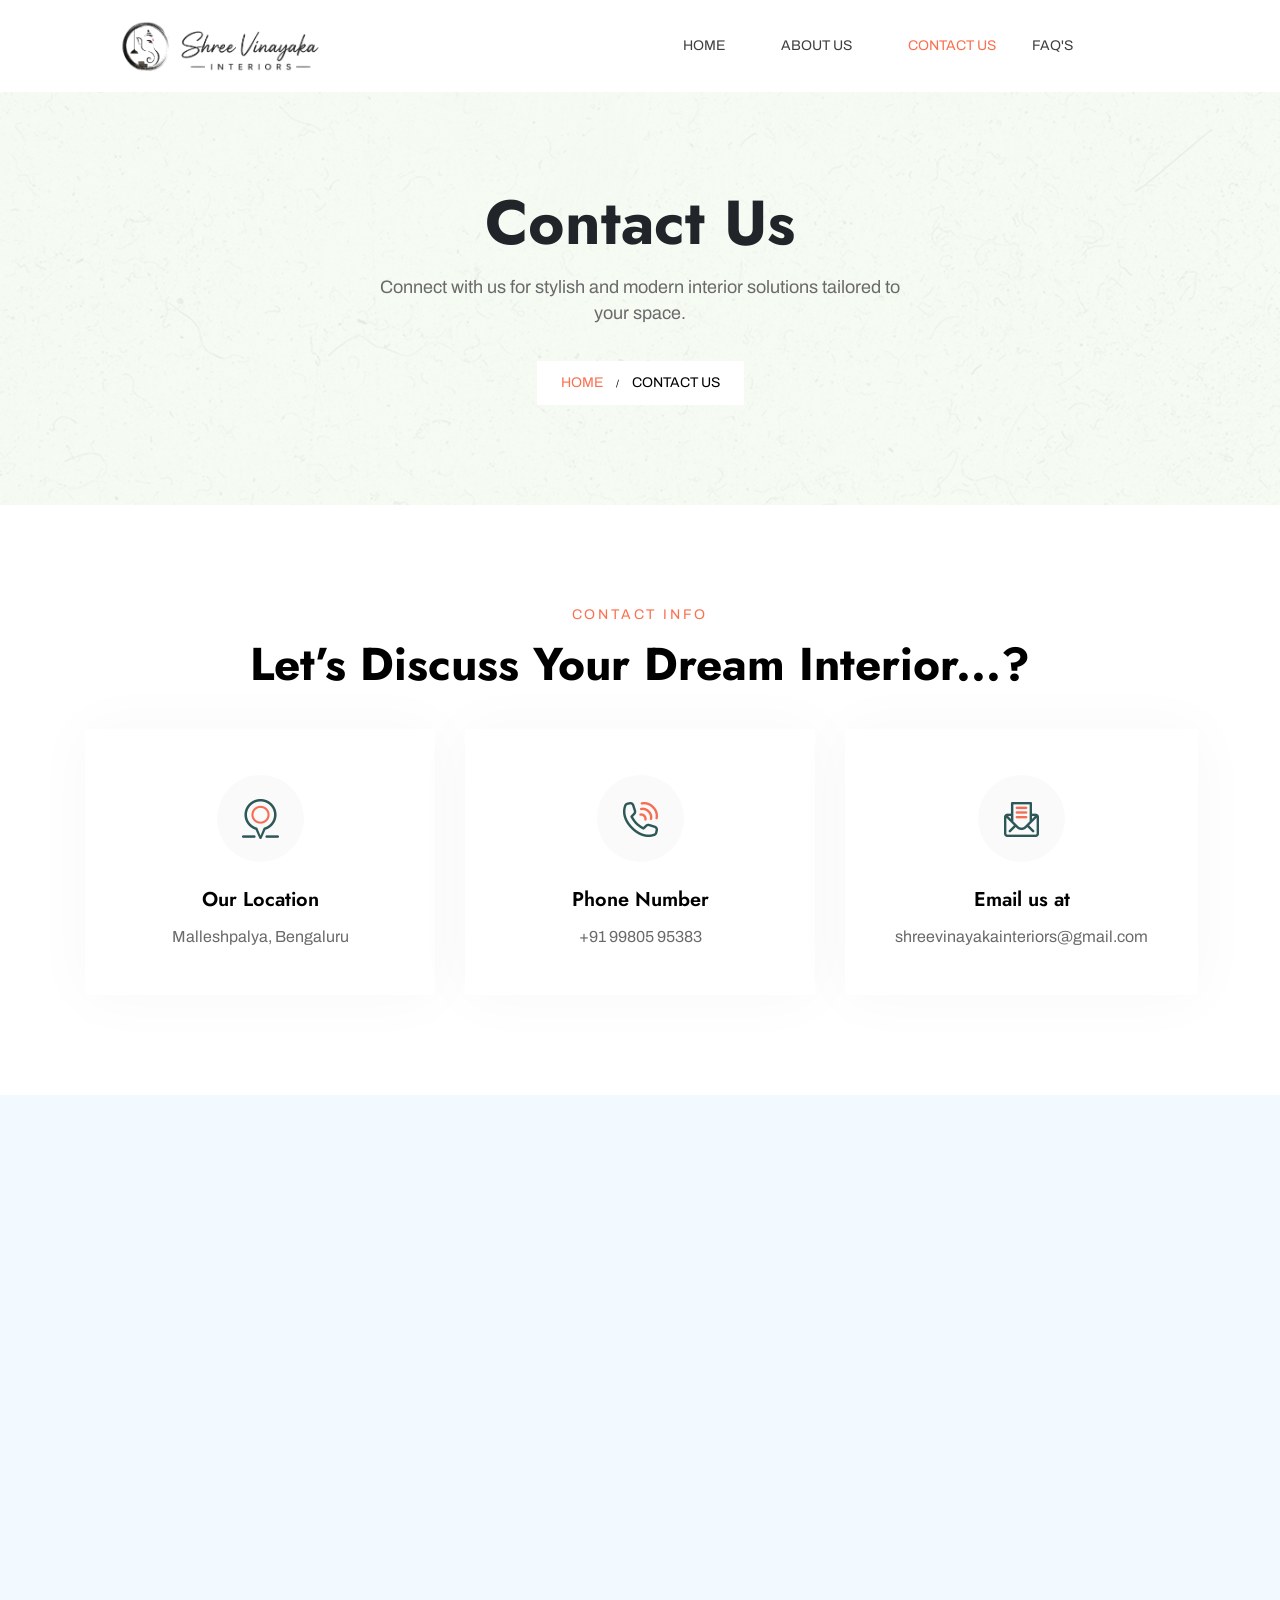
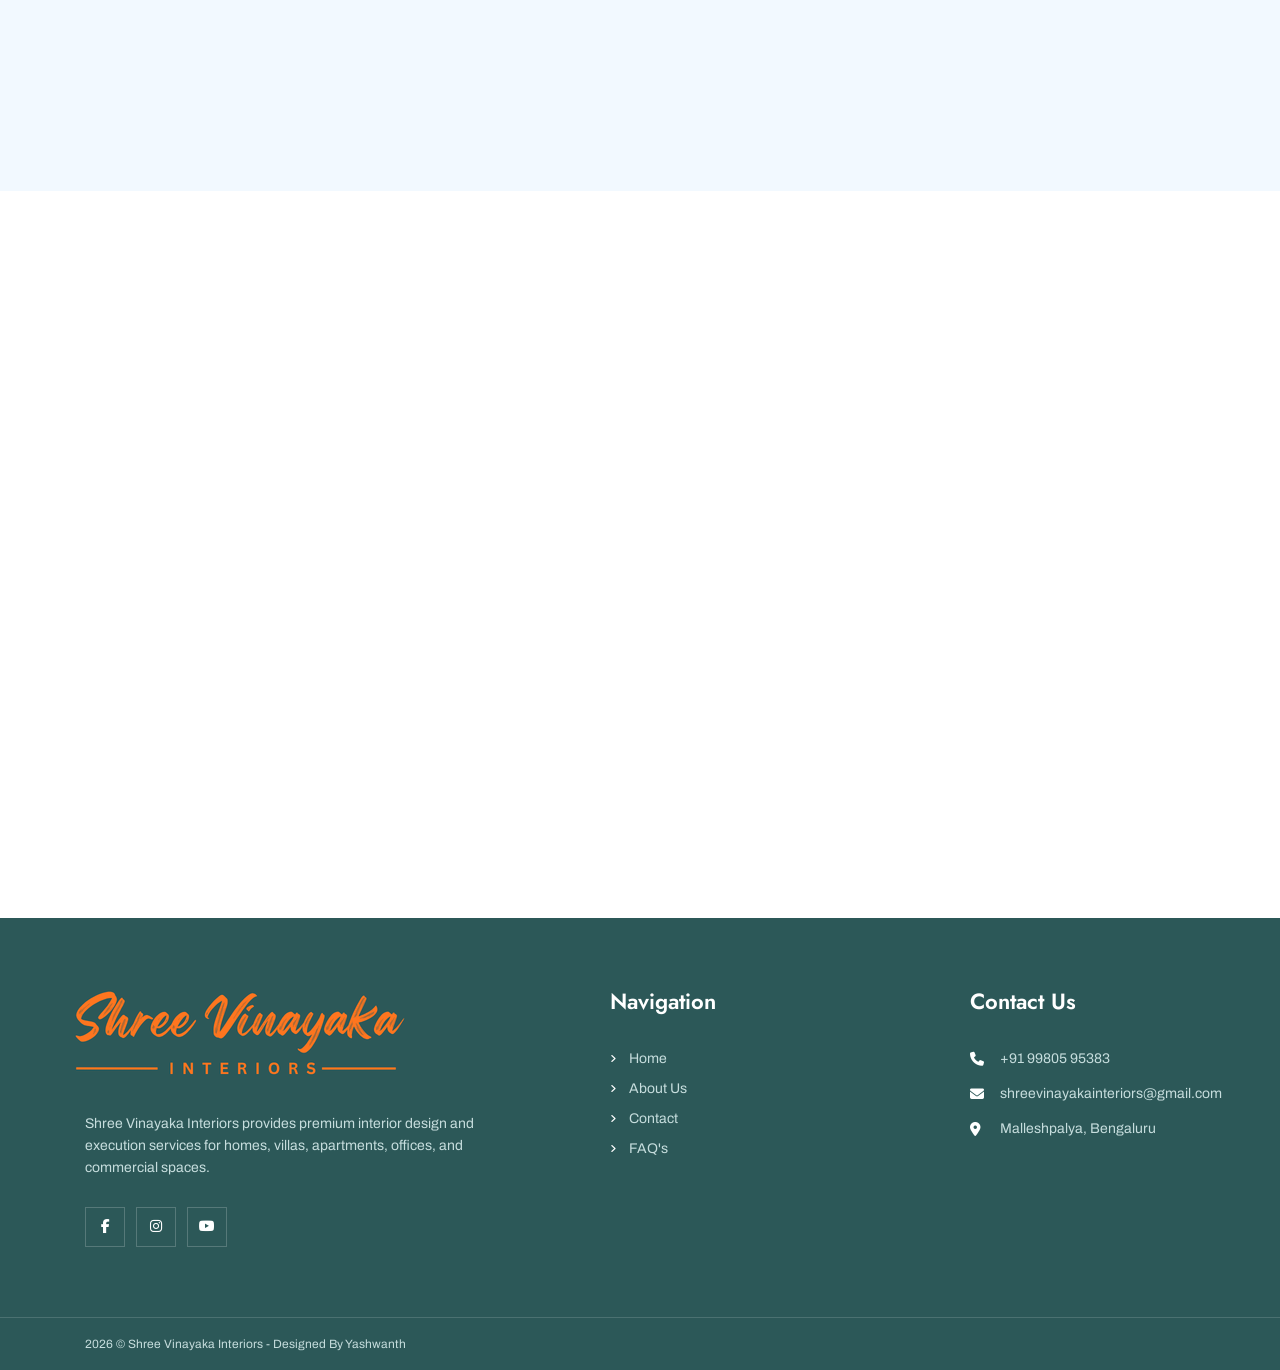
<file: contact.html>
<!DOCTYPE html>
<html lang="zxx">

<head>
    <title>Contact Us | Contrive</title>
    <!-- /SEO Ultimate -->
    <meta name="viewport" content="width=device-width, initial-scale=1, maximum-scale=1, user-scalable=0">
    <meta charset="utf-8">
    <link rel="apple-touch-icon" sizes="57x57" href="./assets/images/favicon/apple-icon-57x57.png">
    <link rel="apple-touch-icon" sizes="60x60" href="./assets/images/favicon/apple-icon-60x60.png">
    <link rel="apple-touch-icon" sizes="72x72" href="./assets/images/favicon/apple-icon-72x72.png">
    <link rel="apple-touch-icon" sizes="76x76" href="./assets/images/favicon/apple-icon-76x76.png">
    <link rel="apple-touch-icon" sizes="114x114" href="./assets/images/favicon/apple-icon-114x114.png">
    <link rel="apple-touch-icon" sizes="120x120" href="./assets/images/favicon/apple-icon-120x120.png">
    <link rel="apple-touch-icon" sizes="144x144" href="./assets/images/favicon/apple-icon-144x144.png">
    <link rel="apple-touch-icon" sizes="152x152" href="./assets/images/favicon/apple-icon-152x152.png">
    <link rel="apple-touch-icon" sizes="180x180" href="./assets/images/favicon/apple-icon-180x180.png">
    <link rel="icon" type="image/png" sizes="192x192" href="./assets/images/favicon/android-icon-192x192.png">
    <link rel="icon" type="image/png" sizes="32x32" href="./assets/images/favicon/favicon-32x32.png">
    <link rel="icon" type="image/png" sizes="96x96" href="./assets/images/favicon/favicon-96x96.png">
    <link rel="icon" type="image/png" sizes="16x16" href="./assets/images/favicon/favicon-16x16.png">
    <link rel="manifest" href="./assets/images/favicon/manifest.json">
    <meta name="msapplication-TileColor" content="#ffffff">
    <meta name="msapplication-TileImage" content="/ms-icon-144x144.png">
    <meta name="theme-color" content="#ffffff">
    <!-- Latest compiled and minified CSS -->
    <link href="assets/bootstrap/bootstrap.min.css" rel="stylesheet">
    <link rel="stylesheet" href="./assets/js/bootstrap.min.js">
    <!-- Font Awesome link -->
    <link rel="stylesheet" href="https://cdnjs.cloudflare.com/ajax/libs/font-awesome/6.5.1/css/all.min.css">
    <!-- StyleSheet link CSS -->
    <link href="assets/css/style.css" rel="stylesheet" type="text/css">
    <link href="assets/css/responsive.css" rel="stylesheet" type="text/css">
    <link href="assets/css/owl.carousel.min.css" rel="stylesheet" type="text/css">
    <link href="assets/css/owl.theme.default.min.css" rel="stylesheet" type="text/css">
    <link href="assets/css/aos.css" rel="stylesheet">
    <link href="assets/css/magnific-popup.css" rel="stylesheet" type="text/css">
</head>

<body>
    <!-- Back to top button -->
    <a id="button"></a>
    <div class="sub_banner position-relative">
        <header class="header">
            <div class="container">
                <nav class="navbar navbar-expand-lg navbar-light p-0">
                    <a class="navbar-brand" href="index.html">
                        <figure class="logo mb-0"><img src="assets/images/logo 1a.png" alt="image" class="img-fluid">
                        </figure>
                    </a>
                    <button class="navbar-toggler collapsed" type="button" data-toggle="collapse"
                        data-target="#navbarSupportedContent" aria-controls="navbarSupportedContent"
                        aria-expanded="false" aria-label="Toggle navigation">
                        <span class="navbar-toggler-icon"></span>
                        <span class="navbar-toggler-icon"></span>
                        <span class="navbar-toggler-icon"></span>
                    </button>
                    <div class="collapse navbar-collapse" id="navbarSupportedContent">
                        <ul class="navbar-nav ml-auto">
                            <li class="nav-item">
                                <a class="nav-link" href="index.html">Home</a>
                            </li>
                            <li class="nav-item">
                                <a class="nav-link" href="about.html">About Us</a>
                            </li>
                            <!-- <li class="nav-item dropdown">
                            <a class="nav-link dropdown-toggle dropdown-color navbar-text-color" href="#"
                                id="navbarDropdown3" role="button" data-toggle="dropdown" aria-haspopup="true"
                                aria-expanded="false"> Blog </a>
                            <div class="dropdown-menu drop-down-content">
                                <ul class="list-unstyled drop-down-pages">
                                    <li class="nav-item"><a class="dropdown-item nav-link" href="blog.html">Blog</a></li>
                                    <li class="nav-item"><a class="dropdown-item nav-link" href="single-blog.html">Single Blog</a></li>
                                    <li class="nav-item"><a class="dropdown-item nav-link" href="load-more.html">Load More</a></li>
                                    <li class="nav-item"><a class="dropdown-item nav-link" href="one-column.html">One Column</a></li>
                                    <li class="nav-item"><a class="dropdown-item nav-link" href="two-column.html">Two Column</a></li>
                                    <li class="nav-item"><a class="dropdown-item nav-link" href="three-column.html">Three Column</a></li>
                                    <li class="nav-item"><a class="dropdown-item nav-link" href="three-colum-sidbar.html">Three Column Sidebar</a></li>
                                    <li class="nav-item"><a class="dropdown-item nav-link" href="four-column.html">Four Column</a></li>
                                    <li class="nav-item"><a class="dropdown-item nav-link" href="six-colum-full-wide.html">Six Column</a></li>
                                </ul>
                            </div>
                        </li> -->
                            <li class="nav-item active">
                                <a class="nav-link" href="contact.html">Contact Us</a>
                            </li>
                            <li class="nav-item">
                                <a class="nav-link" href="faq.html">FAQ's</a>
                            </li>
                        </ul>
                    </div>
                    <!-- <div class="last_list">
                    <a class="search" href="#search"><img src="assets/images/header-search.png" alt="image"></a>
                    <a class="cart" href="./cart.html"><img src="assets/images/header-cart.png" alt="image"><span>0</span></a>
                    <a class="admin" href="./login.html"><img src="assets/images/header-admin.png" alt="image"></a>
                </div> -->
                </nav>
            </div>
        </header>
        <!-- Search Form -->
        <div id="search" class="">
            <span class="close">X</span>
            <form role="search" id="searchform" method="get">
                <input value="" name="q" type="search" placeholder="Type to Search">
            </form>
        </div>
        <!-- Sub banner -->
        <section class="sub_banner_con position-relative">
            <figure class="subbanner-leftimage image mb-0">
                <img src="./assets/images/update-leftimage.png" class="img-fluid" alt="image">
            </figure>
            <figure class="subbanner-rightimage image mb-0">
                <img src="./assets/images/about-rightimage.png" class="img-fluid" alt="image">
            </figure>
            <div class="container">
                <div class="row">
                    <div class="col-xl-6 col-lg-8 col-md-10 col-12 mx-auto">
                        <div class="sub_banner_content" data-aos="fade-up">
                            <h1>Contact Us</h1>
                            <p class="text-size-18">Connect with us for stylish and modern interior solutions tailored
                                to your space.</p>
                            <div class="box">
                                <a href="index.html" class="text-decoration-none">
                                    <span class="mb-0">Home</span>
                                </a>
                                <span class="mb-0 slash">/</span>
                                <span class="mb-0 box_span">Contact Us</span>
                            </div>
                        </div>
                    </div>
                </div>
            </div>
        </section>
    </div>
    <!-- Contact Info -->
    <section class="contactinfo-con">
        <div class="container">
            <div class="row">
                <div class="col-12">
                    <div class="contactinfo_content text-center" data-aos="fade-up">
                        <h6>Contact Info</h6>
                        <h2>Let’s Discuss Your Dream Interior...?</h2>
                    </div>
                </div>
            </div>
            <div class="row all_row" data-aos="fade-up">
                <div class="col-lg-4 col-md-4 col-sm-12 col-12 all_column">
                    <div class="contact-box all_boxes">
                        <figure class="icon">
                            <img src="./assets/images/contactinfo-icon1.png" alt="image" class="img-fluid">
                        </figure>
                        <h4>Our Location</h4>
                        <a href="https://www.google.com/maps/place/21+King+St,+Melbourne+VIC+3000,+Australia/@-37.8199805,144.9529083,18z/data=!4m6!3m5!1s0x6ad65d52754eaecb:0x22f367daf52cbd47!8m2!3d-37.819936!4d144.9570765!16s%2Fg%2F11c2dj2n2c?entry=ttu"
                            class="text-decoration-none text-size-16 mb-0">Malleshpalya, Bengaluru
                        </a>
                    </div>
                </div>
                <div class="col-lg-4 col-md-4 col-sm-12 col-12 all_column">
                    <div class="contact-box all_boxes">
                        <figure class="icon">
                            <img src="./assets/images/contactinfo-icon2.png" alt="image" class="img-fluid">
                        </figure>
                        <h4>Phone Number</h4>
                        <a href="tel:+919980595383" class="text-decoration-none text-size-16">+91 99805 95383</a>
                        <div class="clearfix"></div>
                        <!-- <a href="tel:+80023456789" class="text-decoration-none text-size-16 mb-0">(+800 2345 6789)</a> -->
                    </div>
                </div>
                <div class="col-lg-4 col-md-4 col-sm-12 col-12 all_column">
                    <div class="contact-box mb-0 all_boxes">
                        <figure class="icon">
                            <img src="./assets/images/contactinfo-icon3.png" alt="image" class="img-fluid">
                        </figure>
                        <h4>Email us at</h4>
                        <a href="mailto:info@contrive.com"
                            class="text-decoration-none text-size-16">shreevinayakainteriors@gmail.com</a>
                        <div class="clearfix"></div>
                        <!-- <a href="mailto:contrive@gmail.com"
                            class="text-decoration-none text-size-16 mb-0">contrive@gmail.com</a> -->
                    </div>
                </div>
            </div>
        </div>
    </section>
    <!-- Contact Form -->
    <section class="contactform-con">
        <div class="container">
            <div class="row">
                <div class="col-12">
                    <div class="contactform_content text-center" data-aos="fade-up">
                        <h6>Get in Touch</h6>
                        <h2>Send us a Message</h2>
                    </div>
                </div>
            </div>
            <div class="row">
                <div class="col-12">
                    <div class="contact_form" data-aos="fade-up">
                        <form id="contactpage" action="contact-form.php" method="post" class="position-relative">
                            <div class="row">
                                <div class="col-lg-4 col-md-4 col-sm-12 col-12">
                                    <div class="form-group">
                                        <input type="text" class="form_style" placeholder="Name" name="fname"
                                            id="fname">
                                    </div>
                                </div>
                                <div class="col-lg-4 col-md-4 col-sm-12 col-12">
                                    <div class="form-group">
                                        <input type="tel" class="form_style" placeholder="Phone" name="phone"
                                            id="phone">
                                    </div>
                                </div>
                                <div class="col-lg-4 col-md-4 col-sm-12 col-12">
                                    <div class="form-group">
                                        <input type="email" class="form_style" placeholder="Email" name="email"
                                            id="email">
                                    </div>
                                </div>
                                <div class="col-12">
                                    <div class="form-group message">
                                        <textarea class="form_style" placeholder="Message" rows="3"
                                            name="msg"></textarea>
                                    </div>
                                </div>
                            </div>
                            <div class="text-center">
                                <button id="submit" type="submit" class="submit_now primary_btn">Send Now</button>
                            </div>
                        </form>
                    </div>
                </div>
            </div>
        </div>
    </section>
    <!-- Map -->
    <div class="map-con">
        <div class="container">
            <div class="row">
                <div class="col-12">
                    <iframe
                        src="https://www.google.com/maps/embed?pb=!1m18!1m12!1m3!1d248815.91022530542!2d77.45715818569104!3d12.9879250875969!2m3!1f0!2f0!3f0!3m2!1i1024!2i768!4f13.1!3m3!1m2!1s0x3bae1670c9b44e6d%3A0xf8dfc3e8517e4fe0!2sBengaluru%2C%20Karnataka!5e0!3m2!1sen!2sin!4v1779483817186!5m2!1sen!2sin"
                        width="600" height="450" style="border:0;" allowfullscreen="" loading="lazy"
                        referrerpolicy="no-referrer-when-downgrade"></iframe>
                </div>
            </div>
        </div>
    </div>
    <!-- Footer -->
    <section class="footer-con position-relative">
        <div class="container">
            <div class="middle_portion">
                <div class="row">
                    <div class="col-xl-5 col-lg-5 col-md-12 col-sm-12 col-12">
                        <div class="logo-content">
                            <a href="./index.html">
                                <figure class="footer-logo">
                                    <img src="./assets/images/footer logo 1a.png" alt="image">
                                </figure>
                            </a>
                            <p class="text-size-14 text">Shree Vinayaka Interiors provides premium interior design and
                                execution services for homes, villas, apartments, offices, and commercial spaces.
                            </p>
                            <ul class="list-unstyled mb-0 social-icons">
                                <li><a href="https://www.facebook.com/" class="text-decoration-none"><i
                                            class="fa-brands fa-facebook-f social-networks"></i></a></li>
                                <li><a href="https://www.instagram.com/" class="text-decoration-none"><i
                                            class="fa-brands fa-instagram social-networks"></i></a></li>
                                <li><a href="https://www.youtube.com/" class="text-decoration-none"><i
                                            class="fa-brands fa-youtube social-networks"></i></a></li>
                            </ul>
                        </div>
                    </div>
                    <div class="col-xl-4 col-lg-4 col-md-4 col-sm-4 col-6">
                        <div class="links">
                            <h3 class="heading">Navigation</h3>
                            <ul class="list-unstyled mb-0">
                                <li><i class="fa-solid fa-angle-right"></i><a href="index.html">Home</a></li>
                                <li><i class="fa-solid fa-angle-right"></i><a href="about.html">About Us</a></li>
                                <li><i class="fa-solid fa-angle-right"></i><a href="contact.html">Contact</a></li>
                                <li><i class="fa-solid fa-angle-right"></i><a href="faq.html">FAQ's</a></li>
                            </ul>
                        </div>
                    </div>
                    <div class="col-xl-3 col-lg-3 col-md-4 col-sm-4 col-12">
                        <div class="icon">
                            <h3 class="heading">Contact Us</h3>
                            <ul class="list-unstyled mb-0">
                                <li class="text">
                                    <i class="fa-solid fa-phone"></i>
                                    <a href="tel:+919980595383" class="text-decoration-none">+91 99805 95383</a>
                                </li>
                                <li class="text">
                                    <i class="fa-solid fa-envelope"></i>
                                    <a href="mailto:hello@contrive.com"
                                        class="text-decoration-none">shreevinayakainteriors@gmail.com</a>
                                </li>
                                <li class="text">
                                    <i class="fa-solid fa-location-dot"></i>
                                    <a href="https://www.google.com/maps/place/21+King+St,+Melbourne+VIC+3000,+Australia/@-37.8199805,144.9529083,18z/data=!4m6!3m5!1s0x6ad65d52754eaecb:0x22f367daf52cbd47!8m2!3d-37.819936!4d144.9570765!16s%2Fg%2F11c2dj2n2c?entry=ttu"
                                        class="text-decoration-none address mb-0">Malleshpalya, Bengaluru
                                    </a>
                                </li>
                            </ul>
                        </div>
                    </div>
                </div>
            </div>
        </div>
        <div class="copyright">
            <div class="container">
                <div class="content">
                    <p class="mb-0">2026 © Shree Vinayaka Interiors - Designed By Yashwanth</p>
                </div>
            </div>
        </div>
    </section>
    <!-- PRE LOADER -->
    <div class="loader-mask">
        <div class="loader">
            <div></div>
            <div></div>
        </div>
    </div>
    <!-- Latest compiled JavaScript -->
    <script src="assets/js/jquery-3.7.1.min.js"></script>
    <script src="assets/js/popper.min.js"></script>
    <script src="assets/js/bootstrap.min.js"></script>
    <script src="assets/js/aos.js"></script>
    <script src="assets/js/owl.carousel.js"></script>
    <script src="assets/js/carousel.js"></script>
    <script src="assets/js/animation.js"></script>
    <script src="assets/js/back-to-top-button.js"></script>
    <script src="assets/js/preloader.js"></script>
    <script src="assets/js/search.js"></script>
    <script src="assets/js/country_dropdown.js"></script>
    <script src="assets/js/contact-form.js"></script>
    <script src="assets/js/contact-validate.js"></script>
</body>

</html>
</file>
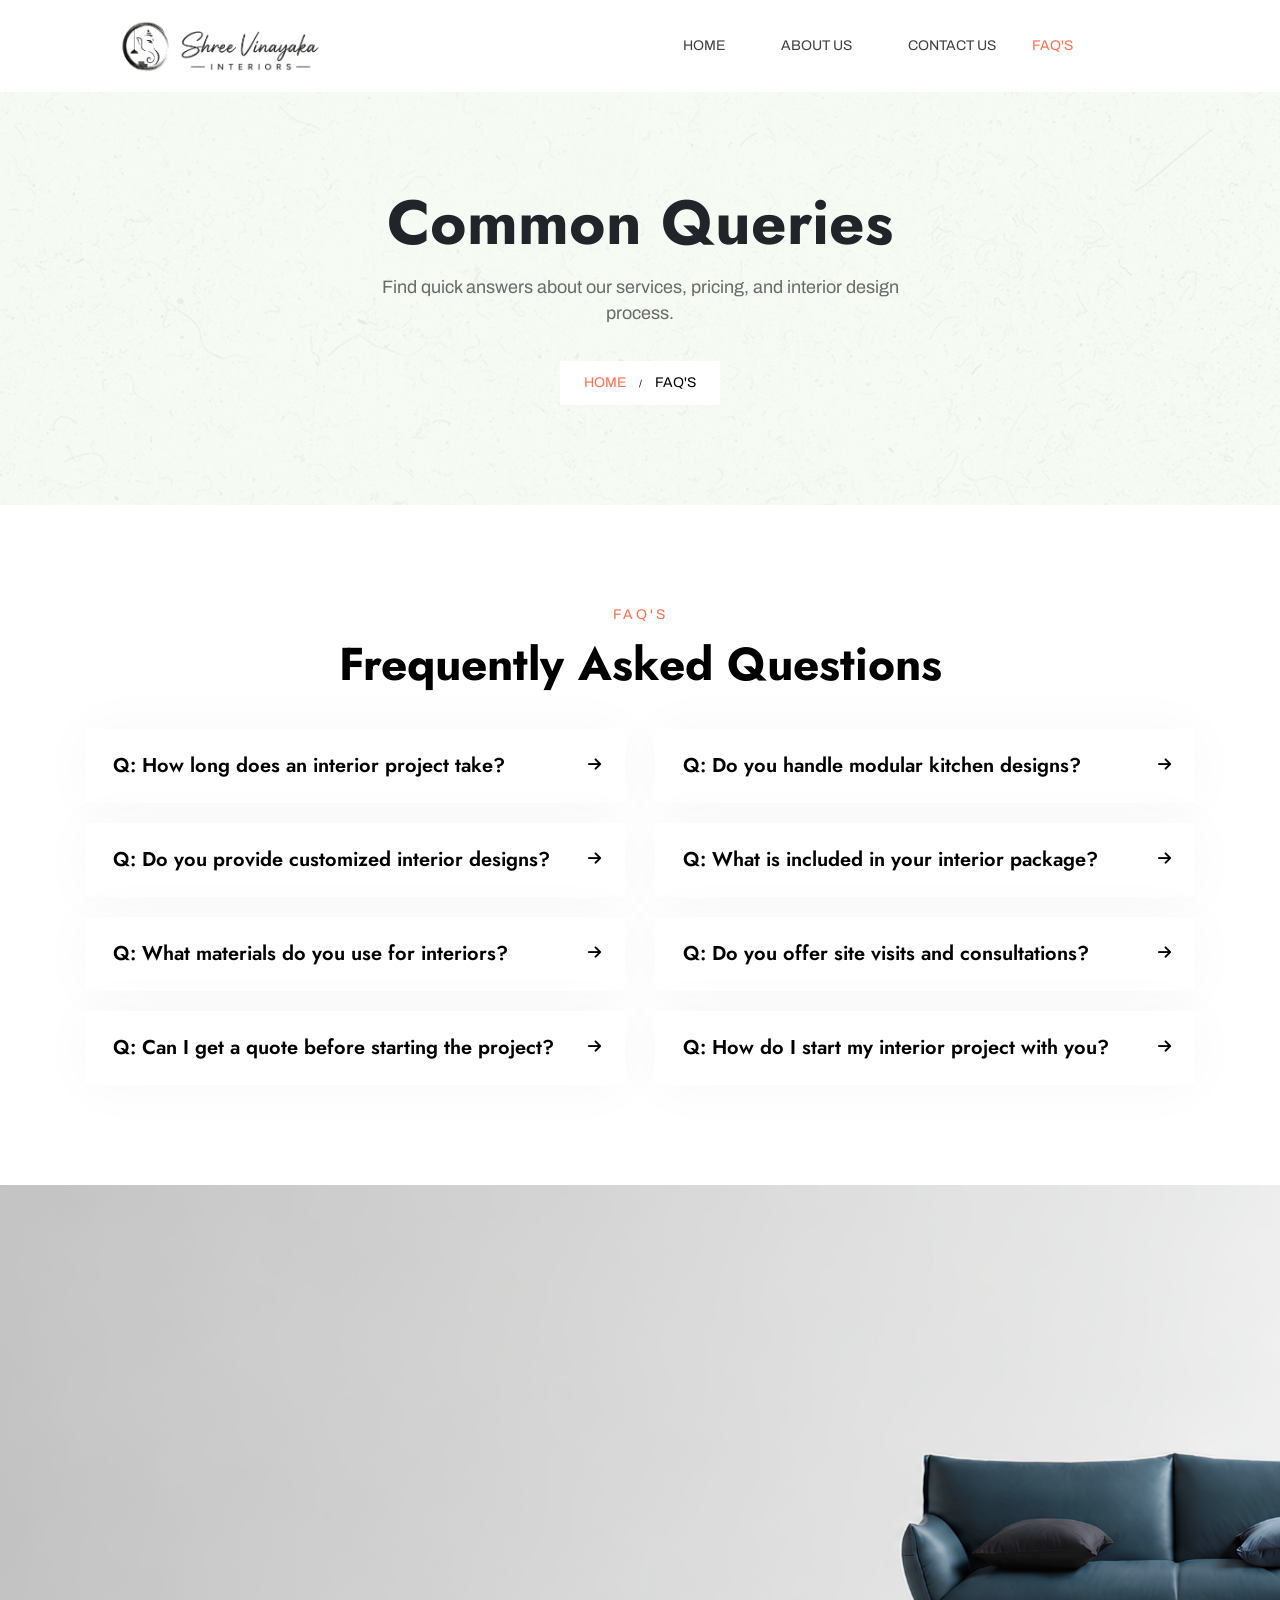
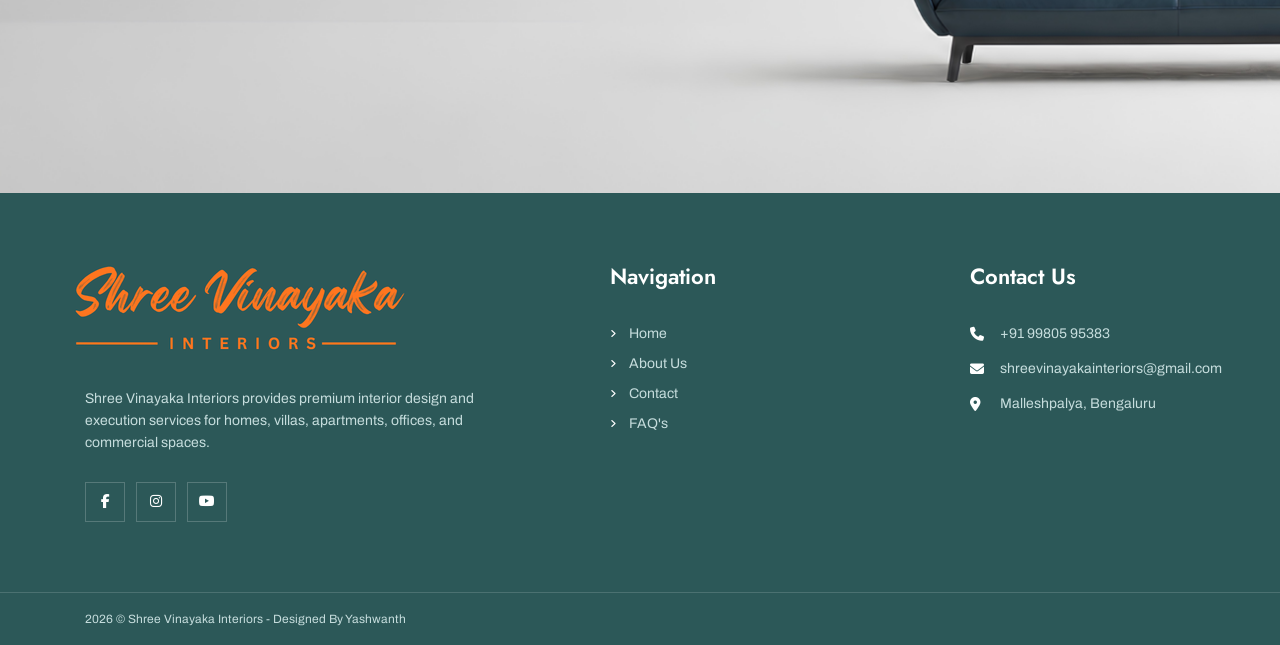
<file: faq.html>
<!DOCTYPE html>
<html lang="zxx">

<head>
    <title>FAQ'S | Contrive</title>
    <!-- /SEO Ultimate -->
    <meta name="viewport" content="width=device-width, initial-scale=1, maximum-scale=1, user-scalable=0">
    <meta charset="utf-8">
    <link rel="apple-touch-icon" sizes="57x57" href="./assets/images/favicon/apple-icon-57x57.png">
    <link rel="apple-touch-icon" sizes="60x60" href="./assets/images/favicon/apple-icon-60x60.png">
    <link rel="apple-touch-icon" sizes="72x72" href="./assets/images/favicon/apple-icon-72x72.png">
    <link rel="apple-touch-icon" sizes="76x76" href="./assets/images/favicon/apple-icon-76x76.png">
    <link rel="apple-touch-icon" sizes="114x114" href="./assets/images/favicon/apple-icon-114x114.png">
    <link rel="apple-touch-icon" sizes="120x120" href="./assets/images/favicon/apple-icon-120x120.png">
    <link rel="apple-touch-icon" sizes="144x144" href="./assets/images/favicon/apple-icon-144x144.png">
    <link rel="apple-touch-icon" sizes="152x152" href="./assets/images/favicon/apple-icon-152x152.png">
    <link rel="apple-touch-icon" sizes="180x180" href="./assets/images/favicon/apple-icon-180x180.png">
    <link rel="icon" type="image/png" sizes="192x192" href="./assets/images/favicon/android-icon-192x192.png">
    <link rel="icon" type="image/png" sizes="32x32" href="./assets/images/favicon/favicon-32x32.png">
    <link rel="icon" type="image/png" sizes="96x96" href="./assets/images/favicon/favicon-96x96.png">
    <link rel="icon" type="image/png" sizes="16x16" href="./assets/images/favicon/favicon-16x16.png">
    <link rel="manifest" href="./assets/images/favicon/manifest.json">
    <meta name="msapplication-TileColor" content="#ffffff">
    <meta name="msapplication-TileImage" content="/ms-icon-144x144.png">
    <meta name="theme-color" content="#ffffff">
    <!-- Latest compiled and minified CSS -->
    <link href="assets/bootstrap/bootstrap.min.css" rel="stylesheet">
    <link rel="stylesheet" href="./assets/js/bootstrap.min.js">
    <!-- Font Awesome link -->
    <link rel="stylesheet" href="https://cdnjs.cloudflare.com/ajax/libs/font-awesome/6.5.1/css/all.min.css">
    <!-- StyleSheet link CSS -->
    <link href="assets/css/style.css" rel="stylesheet" type="text/css">
    <link href="assets/css/responsive.css" rel="stylesheet" type="text/css">
    <link href="assets/css/owl.carousel.min.css" rel="stylesheet" type="text/css">
    <link href="assets/css/owl.theme.default.min.css" rel="stylesheet" type="text/css">
    <link href="assets/css/aos.css" rel="stylesheet">
    <link href="assets/css/magnific-popup.css" rel="stylesheet" type="text/css">
</head>

<body>
    <!-- Back to top button -->
    <a id="button"></a>
    <div class="sub_banner position-relative">
        <header class="header">
            <div class="container">
                <nav class="navbar navbar-expand-lg navbar-light p-0">
                    <a class="navbar-brand" href="index.html">
                        <figure class="logo mb-0"><img src="assets/images/logo 1a.png" alt="image" class="img-fluid">
                        </figure>
                    </a>
                    <button class="navbar-toggler collapsed" type="button" data-toggle="collapse"
                        data-target="#navbarSupportedContent" aria-controls="navbarSupportedContent"
                        aria-expanded="false" aria-label="Toggle navigation">
                        <span class="navbar-toggler-icon"></span>
                        <span class="navbar-toggler-icon"></span>
                        <span class="navbar-toggler-icon"></span>
                    </button>
                    <div class="collapse navbar-collapse" id="navbarSupportedContent">
                        <ul class="navbar-nav ml-auto">
                            <li class="nav-item">
                                <a class="nav-link" href="index.html">Home</a>
                            </li>
                            <li class="nav-item">
                                <a class="nav-link" href="about.html">About Us</a>
                            </li>
                            <!-- <li class="nav-item dropdown">
                            <a class="nav-link dropdown-toggle dropdown-color navbar-text-color" href="#"
                                id="navbarDropdown3" role="button" data-toggle="dropdown" aria-haspopup="true"
                                aria-expanded="false"> Blog </a>
                            <div class="dropdown-menu drop-down-content">
                                <ul class="list-unstyled drop-down-pages">
                                    <li class="nav-item"><a class="dropdown-item nav-link" href="blog.html">Blog</a></li>
                                    <li class="nav-item"><a class="dropdown-item nav-link" href="single-blog.html">Single Blog</a></li>
                                    <li class="nav-item"><a class="dropdown-item nav-link" href="load-more.html">Load More</a></li>
                                    <li class="nav-item"><a class="dropdown-item nav-link" href="one-column.html">One Column</a></li>
                                    <li class="nav-item"><a class="dropdown-item nav-link" href="two-column.html">Two Column</a></li>
                                    <li class="nav-item"><a class="dropdown-item nav-link" href="three-column.html">Three Column</a></li>
                                    <li class="nav-item"><a class="dropdown-item nav-link" href="three-colum-sidbar.html">Three Column Sidebar</a></li>
                                    <li class="nav-item"><a class="dropdown-item nav-link" href="four-column.html">Four Column</a></li>
                                    <li class="nav-item"><a class="dropdown-item nav-link" href="six-colum-full-wide.html">Six Column</a></li>
                                </ul>
                            </div>
                        </li> -->
                            <li class="nav-item">
                                <a class="nav-link" href="contact.html">Contact Us</a>
                            </li>
                            <li class="nav-item active">
                                <a class="nav-link" href="faq.html">FAQ's</a>
                            </li>
                        </ul>
                    </div>
                    <!-- <div class="last_list">
                    <a class="search" href="#search"><img src="assets/images/header-search.png" alt="image"></a>
                    <a class="cart" href="./cart.html"><img src="assets/images/header-cart.png" alt="image"><span>0</span></a>
                    <a class="admin" href="./login.html"><img src="assets/images/header-admin.png" alt="image"></a>
                </div> -->
                </nav>
            </div>
        </header>
        <!-- Search Form -->
        <div id="search" class="">
            <span class="close">X</span>
            <form role="search" id="searchform" method="get">
                <input value="" name="q" type="search" placeholder="Type to Search">
            </form>
        </div>
        <!-- Sub banner -->
        <section class="sub_banner_con position-relative">
            <figure class="subbanner-leftimage image mb-0">
                <img src="./assets/images/update-leftimage.png" class="img-fluid" alt="image">
            </figure>
            <figure class="subbanner-rightimage image mb-0">
                <img src="./assets/images/about-rightimage.png" class="img-fluid" alt="image">
            </figure>
            <div class="container">
                <div class="row">
                    <div class="col-xl-6 col-lg-8 col-md-10 col-12 mx-auto">
                        <div class="sub_banner_content" data-aos="fade-up">
                            <h1>Common Queries</h1>
                            <p class="text-size-18">Find quick answers about our services, pricing, and interior design
                                process.</p>
                            <div class="box">
                                <a href="index.html" class="text-decoration-none">
                                    <span class="mb-0">Home</span>
                                </a>
                                <span class="mb-0 slash">/</span>
                                <span class="mb-0 box_span">FAQ'S</span>
                            </div>
                        </div>
                    </div>
                </div>
            </div>
        </section>
    </div>
    <!-- Faq -->
    <section class="faq-con position-relative">
        <div class="container">
            <div class="row">
                <div class="col-12 mx-auto">
                    <div class="faq_content text-center" data-aos="fade-up">
                        <h6>Faq's</h6>
                        <h2>Frequently Asked Questions</h2>
                    </div>
                </div>
            </div>
            <div class="faq" data-aos="fade-up">
                <div class="accordian-section-inner position-relative">
                    <div class="accordian-inner">
                        <div id="faq_accordion1">
                            <div class="row">
                                <div class="col-lg-6 col-md-12 col-sm-12 col-12">
                                    <div class="accordion-card">
                                        <div class="card-header" id="headingOne">
                                            <a href="#" class="btn btn-link collapsed" data-toggle="collapse"
                                                data-target="#collapseOne" aria-expanded="false"
                                                aria-controls="collapseOne">
                                                <h4>Q: How long does an interior project take?</h4>
                                            </a>
                                        </div>
                                        <div id="collapseOne" class="collapse" aria-labelledby="headingOne"
                                            data-parent="#faq_accordion1">
                                            <div class="card-body">
                                                <p class="text-size-16 text-left mb-0">Project timelines depend on the
                                                    size and design requirements, but most interiors are completed
                                                    within a few weeks.
                                                </p>
                                            </div>
                                        </div>
                                    </div>
                                    <div class="accordion-card">
                                        <div class="card-header" id="headingTwo">
                                            <a href="#" class="btn btn-link collapsed" data-toggle="collapse"
                                                data-target="#collapseTwo" aria-expanded="false"
                                                aria-controls="collapseTwo">
                                                <h4>Q: Do you provide customized interior designs?</h4>
                                            </a>
                                        </div>
                                        <div id="collapseTwo" class="collapse" aria-labelledby="headingTwo"
                                            data-parent="#faq_accordion1">
                                            <div class="card-body">
                                                <p class="text-size-16 text-left mb-0">Yes, we create personalized
                                                    interiors based on your space, style, and budget preferences.
                                                </p>
                                            </div>
                                        </div>
                                    </div>
                                    <div class="accordion-card">
                                        <div class="card-header" id="headingThree">
                                            <a href="#" class="btn btn-link collapsed" data-toggle="collapse"
                                                data-target="#collapseThree" aria-expanded="false"
                                                aria-controls="collapseThree">
                                                <h4>Q: What materials do you use for interiors?</h4>
                                            </a>
                                        </div>
                                        <div id="collapseThree" class="collapse" aria-labelledby="headingThree"
                                            data-parent="#faq_accordion1">
                                            <div class="card-body">
                                                <p class="text-size-16 text-left mb-0">We use high-quality plywood,
                                                    laminates, premium finishes, and durable hardware for long-lasting
                                                    interiors.
                                                </p>
                                            </div>
                                        </div>
                                    </div>
                                    <div class="accordion-card">
                                        <div class="card-header" id="headingFour">
                                            <a href="#" class="btn btn-link collapsed" data-toggle="collapse"
                                                data-target="#collapseFour" aria-expanded="false"
                                                aria-controls="collapseFour">
                                                <h4>Q: Can I get a quote before starting the project?</h4>
                                            </a>
                                        </div>
                                        <div id="collapseFour" class="collapse" aria-labelledby="headingFour"
                                            data-parent="#faq_accordion1">
                                            <div class="card-body">
                                                <p class="text-size-16 text-left mb-0">Yes, we provide an estimated
                                                    quotation based on your requirements and selected interior package.
                                                </p>
                                            </div>
                                        </div>
                                    </div>
                                </div>
                                <div class="col-lg-6 col-md-12 col-sm-12 col-12">
                                    <div class="accordion-card">
                                        <div class="card-header" id="headingFive">
                                            <a href="#" class="btn btn-link collapsed" data-toggle="collapse"
                                                data-target="#collapseFive" aria-expanded="false"
                                                aria-controls="collapseFive">
                                                <h4>Q: Do you handle modular kitchen designs?</h4>
                                            </a>
                                        </div>
                                        <div id="collapseFive" class="collapse" aria-labelledby="headingFive"
                                            data-parent="#faq_accordion1">
                                            <div class="card-body">
                                                <p class="text-size-16 text-left mb-0">Yes, we design modern modular
                                                    kitchens with smart storage and functional layouts.
                                                </p>
                                            </div>
                                        </div>
                                    </div>
                                    <div class="accordion-card">
                                        <div class="card-header" id="headingSix">
                                            <a href="#" class="btn btn-link collapsed" data-toggle="collapse"
                                                data-target="#collapseSix" aria-expanded="false"
                                                aria-controls="collapseSix">
                                                <h4>Q: What is included in your interior package?</h4>
                                            </a>
                                        </div>
                                        <div id="collapseSix" class="collapse" aria-labelledby="headingSix"
                                            data-parent="#faq_accordion1">
                                            <div class="card-body">
                                                <p class="text-size-16 text-left mb-0">Our packages may include design,
                                                    materials, wardrobes, modular kitchen, TV units, and installation
                                                    services.
                                                </p>
                                            </div>
                                        </div>
                                    </div>
                                    <div class="accordion-card">
                                        <div class="card-header" id="headingSeven">
                                            <a href="#" class="btn btn-link collapsed" data-toggle="collapse"
                                                data-target="#collapseSeven" aria-expanded="false"
                                                aria-controls="collapseSeven">
                                                <h4>Q: Do you offer site visits and consultations?</h4>
                                            </a>
                                        </div>
                                        <div id="collapseSeven" class="collapse" aria-labelledby="headingSeven"
                                            data-parent="#faq_accordion1">
                                            <div class="card-body">
                                                <p class="text-size-16 text-left mb-0">Yes, we provide site visits and
                                                    expert consultations to understand your space and requirements
                                                    better.
                                                </p>
                                            </div>
                                        </div>
                                    </div>
                                    <div class="accordion-card">
                                        <div class="card-header" id="headingEight">
                                            <a href="#" class="btn btn-link collapsed" data-toggle="collapse"
                                                data-target="#collapseEight" aria-expanded="false"
                                                aria-controls="collapseEight">
                                                <h4>Q: How do I start my interior project with you?</h4>
                                            </a>
                                        </div>
                                        <div id="collapseEight" class="collapse" aria-labelledby="headingEight"
                                            data-parent="#faq_accordion1">
                                            <div class="card-body">
                                                <p class="text-size-16 text-left mb-0">Simply contact our team, share
                                                    your requirements, and we will guide you through the complete
                                                    process.
                                                </p>
                                            </div>
                                        </div>
                                    </div>
                                </div>
                            </div>
                        </div>
                    </div>
                </div>
            </div>
        </div>
    </section>
    <!-- Offer -->
    <section class="offer-con position-relative">
        <div class="container">
            <div class="row">
                <div class="col-xl-5 col-lg-6 col-12">
                    <div class="offer_content" data-aos="fade-up">
                        <h6>Design Your Space!</h6>
                        <h2>Interiors That Inspire</h2>
                        <p>Modern interiors  <span>for </span> stylish living.</p>
                        <a href="./contact.html" class="text-decoration-none primary_btn">Contact Now</a>
                    </div>
                </div>
                <div class="col-xl-7 col-lg-6 col-12">
                    <div class="offer_wrapper position-relative">
                    </div>
                </div>
            </div>
        </div>
    </section>
    <!-- Footer -->
    <section class="footer-con position-relative">
        <div class="container">
            <div class="middle_portion">
                <div class="row">
                    <div class="col-xl-5 col-lg-5 col-md-12 col-sm-12 col-12">
                        <div class="logo-content">
                            <a href="./index.html">
                                <figure class="footer-logo">
                                    <img src="./assets/images/footer logo 1a.png" alt="image">
                                </figure>
                            </a>
                            <p class="text-size-14 text">Shree Vinayaka Interiors provides premium interior design and
                                execution services for homes, villas, apartments, offices, and commercial spaces.
                            </p>
                            <ul class="list-unstyled mb-0 social-icons">
                                <li><a href="https://www.facebook.com/" class="text-decoration-none"><i
                                            class="fa-brands fa-facebook-f social-networks"></i></a></li>
                                <li><a href="https://www.instagram.com/" class="text-decoration-none"><i
                                            class="fa-brands fa-instagram social-networks"></i></a></li>
                                <li><a href="https://www.youtube.com/" class="text-decoration-none"><i
                                            class="fa-brands fa-youtube social-networks"></i></a></li>
                            </ul>
                        </div>
                    </div>
                    <div class="col-xl-4 col-lg-4 col-md-4 col-sm-4 col-6">
                        <div class="links">
                            <h3 class="heading">Navigation</h3>
                            <ul class="list-unstyled mb-0">
                                <li><i class="fa-solid fa-angle-right"></i><a href="index.html">Home</a></li>
                                <li><i class="fa-solid fa-angle-right"></i><a href="about.html">About Us</a></li>
                                <li><i class="fa-solid fa-angle-right"></i><a href="contact.html">Contact</a></li>
                                <li><i class="fa-solid fa-angle-right"></i><a href="faq.html">FAQ's</a></li>
                            </ul>
                        </div>
                    </div>
                    <div class="col-xl-3 col-lg-3 col-md-4 col-sm-4 col-12">
                        <div class="icon">
                            <h3 class="heading">Contact Us</h3>
                            <ul class="list-unstyled mb-0">
                                <li class="text">
                                    <i class="fa-solid fa-phone"></i>
                                    <a href="tel:+919980595383" class="text-decoration-none">+91 99805 95383</a>
                                </li>
                                <li class="text">
                                    <i class="fa-solid fa-envelope"></i>
                                    <a href="mailto:hello@contrive.com"
                                        class="text-decoration-none">shreevinayakainteriors@gmail.com</a>
                                </li>
                                <li class="text">
                                    <i class="fa-solid fa-location-dot"></i>
                                    <a href="https://www.google.com/maps/place/21+King+St,+Melbourne+VIC+3000,+Australia/@-37.8199805,144.9529083,18z/data=!4m6!3m5!1s0x6ad65d52754eaecb:0x22f367daf52cbd47!8m2!3d-37.819936!4d144.9570765!16s%2Fg%2F11c2dj2n2c?entry=ttu"
                                        class="text-decoration-none address mb-0">Malleshpalya, Bengaluru
                                    </a>
                                </li>
                            </ul>
                        </div>
                    </div>
                </div>
            </div>
        </div>
        <div class="copyright">
            <div class="container">
                <div class="content">
                    <p class="mb-0">2026 © Shree Vinayaka Interiors - Designed By Yashwanth</p>
                </div>
            </div>
        </div>
    </section>
    <!-- PRE LOADER -->
    <div class="loader-mask">
        <div class="loader">
            <div></div>
            <div></div>
        </div>
    </div>
    <!-- Latest compiled JavaScript -->
    <script src="assets/js/jquery-3.7.1.min.js"></script>
    <script src="assets/js/popper.min.js"></script>
    <script src="assets/js/bootstrap.min.js"></script>
    <script src="assets/js/aos.js"></script>
    <script src="assets/js/owl.carousel.js"></script>
    <script src="assets/js/carousel.js"></script>
    <script src="assets/js/animation.js"></script>
    <script src="assets/js/back-to-top-button.js"></script>
    <script src="assets/js/preloader.js"></script>
    <script src="assets/js/search.js"></script>
    <script src="assets/js/country_dropdown.js"></script>
    <script src="assets/js/popup-image.js"></script>
</body>

</html>
</file>
<file: assets/css/style.css>
/*------------------------------------------------------------------
[Master Stylesheet]

Project:  Contrive
-------------------------------------------------------------------*/
/*------------------------------------------------------------------
[Table of contents]

1. Body
2. Header  / .header
3. Banner  /.banner-con
4. Discount  /.discount-con
5. Choose  /.choose-con
6. Feature  /.feature-con
7. About  /.about-con
8. Categories  /.categories-con
9. Offer  /.offer-con
10. Testimonial  /.testimonial-con
11. Article  /.article-con
12. Update  /.update-con
13. Footer  /.footer-con

*/
/*------------------------------------------------------------------
# [Color Codes]

#    --e-global-color-primary: #ffffff;
#    --e-global-color-secondary: #000000;
#    --e-global-color-accent: #fb704f;
#    --e-global-color-text: #6a6a6a;
#	 --e-global-color-white: #ffffff;
#    --e-global-color-black: #000000;
#    --e-global-color-very-dark-cyan: #2c5858;
#    --e-global-color-very-pale-red: #fff3f0;
#    --e-global-color-very-pale-blue: #f2f9ff;
#    --e-global-color-light-grayish-cyan: #c6dddd;
#    --e-global-color-star-yellow: #fbd12a;
#    --e-global-color-very-light-gray-white: #fafafa;
#    --e-global-color-nav-text: #3f3f3f;
#    --e-global-color-light-grayish-green: #f7fcf4;
#    --e-global-color-pure-red: #ff0000;

*/
/*------------------------------------------------------------------
# [Typography]
 
Body copy: "Archivo", serif;
Heading: "Jost", serif;
*/

@import url('https://fonts.googleapis.com/css2?family=Archivo:ital,wght@0,100..900;1,100..900&family=Jost:ital,wght@0,100..900;1,100..900&display=swap');
body {
    font-family: "Archivo", serif;
    /* font-family: "Jost", serif; */
}

:root {
    --e-global-color-primary: #ffffff;
    --e-global-color-secondary: #000000;
    --e-global-color-accent: #fb704f;
    --e-global-color-text: #6a6a6a;
	--e-global-color-white: #ffffff;
    --e-global-color-black: #000000;
    --e-global-color-very-dark-cyan: #2c5858;
    --e-global-color-very-pale-red: #fff3f0;
    --e-global-color-very-pale-blue: #f2f9ff;
    --e-global-color-light-grayish-cyan: #c6dddd;
    --e-global-color-star-yellow: #fbd12a;
    --e-global-color-very-light-gray-white: #fafafa;
    --e-global-color-nav-text: #3f3f3f;
    --e-global-color-light-grayish-green: #f7fcf4;
    --e-global-color-pure-red: #ff0000;
}
h1{
    font-size: 80px;
    line-height: 84px;
    font-weight: 700;
    font-family: "Jost", serif;
}
h2{
    font-size: 46px;
    line-height: 50px;
    font-weight: 700;
    color: var(--e-global-color-secondary);
    font-family: "Jost", serif;
}
h3{
    font-size: 22px;
    line-height: 26px;
    font-weight: 600;
    font-family: "Jost", serif;
    color: var(--e-global-color-secondary);
}
h4{
    font-size: 20px;
    line-height: 26px;
    font-weight: 600;
    font-family: "Jost", serif;
    color: var(--e-global-color-secondary);
}
h5{
    font-size: 18px;
    line-height: 26px;
    font-weight: 600;
    font-family: "Jost", serif;
    color: var(--e-global-color-secondary);
}
h6{
    font-size: 14px;
    line-height: 20px;
    font-weight: 400;
    text-transform: uppercase;
    letter-spacing: 2.8px;
    color: var(--e-global-color-accent);
    font-family: "Archivo", serif;
}
p{
    font-size: 20px;
    line-height: 30px;
    font-weight: 400;
    color: var(--e-global-color-text);
}
.text-size-18{
    font-size: 18px;
    line-height: 26px;
    font-weight: 400;
    color: var(--e-global-color-text);
}
.text-size-16{
    font-size: 16px;
    line-height: 24px;
    font-weight: 400;
    color: var(--e-global-color-text);
}
.text-size-14{
    font-size: 14px;
    line-height: 20px;
    font-weight: 400;
    color: var(--e-global-color-text);
}
.primary_btn{
    font-size: 16px;
    line-height: 16px;
    font-weight: 600;
    text-align: center;
    border-radius: 0;
    position: relative;
    display: inline-block;
    text-transform: uppercase;
    color: var(--e-global-color-white);
    background: var(--e-global-color-accent);
    font-family: "Archivo", serif;
    transition: all 0.8s ease-in-out;
}
.primary_btn:hover{
    color: var(--e-global-color-white);
    background: var(--e-global-color-very-dark-cyan);
}
html{
    scroll-behavior: smooth;
}
.all_row {
    display: flex;
    flex-wrap: wrap;
}
.all_column {
    display: flex;
}
.all_boxes {
    flex: 1;
    display: flex;
    flex-direction: column;
}

/* Home Page */

.top-bar-con {
    padding: 15px 0;
    background-color: var(--e-global-color-very-dark-cyan);
}
.top-bar-con .top-bar-box {
    display: flex;
    align-items: center;
    justify-content: space-between;
}
.top-bar-con .top-bar-info p{
    font-size: 14px;
    line-height: 14px;
    font-weight: 500;
    color: var(--e-global-color-white);
}
.top-bar-con .top-bar-info p span{
    color: var(--e-global-color-accent);
}
.other_list {
    display: flex;
    align-items: center;
    margin-right: 0;
    position: relative;
    z-index: 20;
}
.other_list .other_list_item {
    margin-right: 4px;
}
.other_list .country-selector {
    z-index: 9;
    position: relative;
}
.other_list .country-selector {
    font-size: 14px;
    line-height: 14px;
    font-weight: 400;
    color: var(--e-global-color-white) !important;
    font-family: "Plus Jakarta Sans", sans-serif;
    transition: all 0.8s ease-in-out;
}
.other_list .country-selector > div.caption {
    margin-left: 0;
}
.other_list .country-selector > div.caption img {
    position: relative;
    top: -1px;
    margin-right: 6px;
}
.other_list div.country-selector > div.list {
    position: absolute;
    width: 110px;
    display: none;
    left: 0;
    top: 30px;
    background-color: #fff;
    border-radius: 0;
    box-shadow: 0 3px 10px rgb(0 0 0 / 20%);
    text-align: left;
}
.other_list div.country-selector > div.list > div.item {
    padding: 10px;
}
.other_list div.country-selector > div.list > div.item a {
    font-size: 14px;
    line-height: 14px;
    font-weight: 400;
    color: var(--e-global-color-secondary);
    font-family: "Plus Jakarta Sans", sans-serif;
    transition: all 0.3s ease-in-out;
}
.other_list div.country-selector > div.list > div.item:hover a {
    color: var(--e-global-color-accent);
}
.other_list div.country-selector > div.list > div.item img {
    position: relative;
    top: -1px;
    margin-right: 6px;
}
.other_list div.country-selector > div.caption,div.country-selector > div.list > div.item {
    cursor: pointer;
}
.header {
    padding: 26px 0px;
    position: relative;
    z-index: 5;
}
.header .logo img {
    width: 250px;
    margin-left: 80px;
}
.navbar-collapse .navbar-nav{
    text-align: center;
    align-items: center; 
    display: inherit;
    padding-right: 20%;
}
.navbar-expand-lg{
    position: relative;
    z-index: 1;
}
.navbar-brand {
    margin-left: 0;
    margin-right: 0;
    padding-top: 0;
    padding-bottom: 0;
}
.navbar-nav li {
    margin: 0 20px;
    position: relative;
    transition: all 0.3s ease-in-out;
}
.navbar-nav li:first-child{
    margin-left: 0;
}
.navbar-nav .nav-item a{
    font-size: 14px;
    line-height: 14px;
    font-weight: 400;
    text-transform: uppercase;
    color: var(--e-global-color-nav-text) !important;
    transition: all 0.3s ease-in-out;
}
.navbar-nav .nav-item a:hover{
    color: var(--e-global-color-accent) !important;
    background-color: transparent;
}
.navbar-nav .active > a{
    color: var(--e-global-color-accent) !important;
}
.navbar-nav li:last-child {
    margin-right: 0;
    padding-right: 0;
    margin-left: 0;
}
.navbar-collapse .drop-down-pages {
    text-align: left;
    margin-left: 0;
}
.navbar-nav .dropdown-menu {
    position: absolute;
    left: 0;
    top: 55px;
    min-width: 212px;
    padding: 0;
    border: none;
    border-radius: 0;
    box-shadow: 0px 0px 100px rgb(0 0 0 / 10%);
    background-color: var(--e-global-color-white);
}
.navbar-nav .drop-down-pages li{
    margin: 0;
    border-bottom: 1px solid var(--e-global-color-white);
}
.navbar-nav .drop-down-pages .nav-item a {
    font-size: 14px;
    line-height: 14px;
    font-weight: 400;
    padding: 10px 20px;
    text-transform: uppercase;
    color: var(--e-global-color-nav-text) !important;
    transition: all 0.3s ease-in-out;
}
.navbar-nav .drop-down-pages li:hover::after {
    display: none;
}
.navbar-nav .drop-down-pages li:first-child a::before {
    content: '';
    width: 24px;
    height: 12px;
    position: absolute;
    background-image: url(../images/nav-node.png);
    top: -12px;
    left: 8%;
    transition: all 0.3s ease-in-out;
}
.navbar-nav .drop-down-pages li:first-child a:hover::before {
    background-image: url(../images/nav-node-hover.png);
}
.navbar-nav .drop-down-pages .active:first-child > a::before{
    background-image: url(../images/nav-node-hover.png);
}
.navbar-nav .drop-down-pages li:last-child{
    margin: 0;
    border: none;
    display: block !important;
}
.navbar-nav .nav-item .dropdown-item:hover{
    color: var(--e-global-color-white) !important;
    background-color: var(--e-global-color-accent) !important;
}
.navbar-nav .drop-down-pages .active > a{
    color: var(--e-global-color-white) !important;
    background-color: var(--e-global-color-accent) !important;
}
.dropdown-item.active,
.dropdown-item:active {
    color: var(--e-global-color-white) !important;
    background-color: var(--e-global-color-accent) !important;
}
.navbar-nav .drop-down-pages .active > a:hover {
    color: var(--e-global-color-white) !important;
    background-color: var(--e-global-color-accent) !important;
}
.navbar-expand-lg .drop-down-pages .nav-link {
    padding-left: 0;
}
.header .last_list {
    display: flex;
    align-items: center;
    margin-left: 100px;
}
.header .last_list a {
    position: relative;
    margin: 0 16px;
    transition: all 0.3s ease-in-out;
}
.header .last_list .cart span{
    font-size: 7px;
    width: 13px;
    height: 13px;
    line-height: 13px;
    position: absolute;
    right: -6px;
    bottom: -4px;
    text-align: center;
    border-radius: 100%;
    color: var(--e-global-color-white);
    background-color: var(--e-global-color-accent);
    transition: all 0.3s ease-in-out;
}
.header .last_list a img {
    filter: brightness(0);
    transition: all 0.3s ease-in-out;
}
.header .last_list a:hover img {
    filter: none;
}

/* Banner */

.banner-con {
    overflow: hidden;
    background-size: cover;
    background-position: center;
    background-repeat: no-repeat;
    background-image: url(../images/banner-backgroundimage.jpg);
}
.banner-con .banner-leftimage {
    position: absolute;
    left: 0;
    bottom: 100px;
}
.banner-con .banner-rightimage {
    position: absolute;
    right: 0;
    top: 100px;
}
.banner-con .carousel-inner {
    padding: 215px 0;
}
.banner-con .banner_content{
    padding-right: 70px;
    position: relative;
    z-index: 1;
}
.banner-con .banner_content h6{
    font-size: 16px;
    line-height: 16px;
    padding-left: 55px;
    margin-bottom: 16px;
    position: relative;
    color: var(--e-global-color-secondary);
}
.banner-con .banner_content h6::before {
    content: "";
    left: 0;
    top: 0;
    bottom: 0;
    margin: auto 0;
    width: 40px;
    height: 2px;
    position: absolute;
    background-color: var(--e-global-color-accent);
}
.banner-con .banner_content h1{
    margin-bottom: 22px;
}
.banner-con .banner_content p{
    margin-bottom: 42px;
    color: var(--e-global-color-secondary);
}
.banner-con .banner_content .primary_btn {
    padding: 20px 48px;
}
.banner-con .banner_wrapper .banner-image {
    position: absolute;
    right: 70px;
    top: -50px;
    z-index: 1;
}
.banner-con .banner_wrapper .banner-image::before {
    content: "";
    width: 587px;
    height: 587px;
    top: 78px;
    right: -90px;
    position: absolute;
    border-radius: 100%;
    background-color: var(--e-global-color-white);
    z-index: -1;
}
.banner-con .banner_wrapper .banner-arrow {
    position: absolute;
    left: 184px;
    top: -105px;
    z-index: 1;
}
.banner-con .banner_wrapper .circle-text{
    left: 25px;
    top: -110px;
    width: 154px;
    height: 154px;
    position: absolute;
    text-align: center;
    border-radius: 100%;
    background-color: var(--e-global-color-accent);
    z-index: 1;
}
.banner-con .banner_wrapper .content {
    left: 0;
    right: 0;
    top: -6px;
    bottom: 0;
    margin: auto;
    position: absolute;
    display: table-cell;
    align-content: center;
}
.banner-con .banner_wrapper span{
    color: var(--e-global-color-white);
}
.banner-con .banner_wrapper .number{
    font-size: 54px;
    line-height: 54px;
    font-weight: 700;
}
.banner-con .banner_wrapper .persent,
.banner-con .banner_wrapper .text{
    font-size: 18px;
    line-height: 18px;
    font-weight: 400;
}
.banner-con .banner_wrapper .persent {
    position: relative;
    top: -20px;
}
.banner-con .banner_wrapper .text {
    position: absolute;
    bottom: 70px;
    right: 15px;
}
.banner-con .banner_wrapper .text1{
    font-size: 16px;
    line-height: 16px;
    font-weight: 400;
    display: block;
    margin-top: 4px;
    word-spacing: 2.4px;
    text-transform: uppercase;
}
.banner-con .carousel-indicators {
    margin-bottom: 0 !important;
    align-items: center;
    bottom: 50px;
}
.banner-con .carousel-indicators li {
    position: relative;
    -webkit-box-flex: 0;
    -ms-flex: 0 1 auto;
    flex: 0 1 auto;
    opacity: 1;
    text-indent: 1px;
    width: 12px;
    height: 12px;
    line-height: 12px;
    margin: 0 5px;
    border-radius: 100px;
    background-color: #e0e0e0;
    border: 1px solid #e0e0e0;
    box-shadow: none;
}
.banner-con .carousel-indicators li:first-child{
    margin-left: 0;
}
.banner-con .carousel-indicators li:last-child{
    margin-right: 0;
}
.banner-con .carousel-indicators .active {
    background-color: var(--e-global-color-accent);
    border: 1px solid var(--e-global-color-accent);
}
.banner-con .pagination-outer .carousel-control-prev,
.banner-con .pagination-outer .carousel-control-next {
    position: absolute;
    top: 410px;
    width: 17px;
    height: 32px;
    opacity: 1;
    display: inline-block;
    filter: brightness(0);
    transition: all 0.3s ease-in-out;
}
.banner-con .pagination-outer .carousel-control-prev {
    left: -170px;
}
.banner-con .pagination-outer .carousel-control-next {
    right: -170px;
}
.banner-con .pagination-outer .carousel-control-prev:hover,
.banner-con .pagination-outer .carousel-control-next:hover {
    filter: none;
}

/* Discount */

.discount-con {
    padding: 140px 0;
}
.discount-con .content1 {
    top: 62px;
    left: 0;
    right: 0;
    position: absolute;
    text-align: center;
}
.discount-con .content1 h6{
    margin-bottom: 8px;
}
.discount-con .content1 .text {
    display: block;
    margin-bottom: 10px;
}
.discount-con .content1 span{
    font-size: 54px;
    line-height: 60px;
    font-weight: 700;
}
.discount-con .content1 .percent{
    color: var(--e-global-color-accent);
}
.discount-con .content1 .primary_btn {
    font-size: 14px;
    line-height: 14px;
    padding: 15px 28px;
}
.discount-con .content1 .primary_btn:hover {
    color: var(--e-global-color-very-dark-cyan);
    background-color: var(--e-global-color-white);
}
.discount-con .discount-image2 {
    margin-bottom: 30px;
}
.discount-con .content2 {
    width: 35%;
    top: 50px;
    right: 30px;
    position: absolute;
}
.discount-con .content2 h6{
    margin-bottom: 8px;
}
.discount-con .content2 .text {
    display: block;
    margin-bottom: 10px;
}
.discount-con .content2 span{
    font-size: 32px;
    line-height: 38px;
    font-weight: 700;
}
.discount-con .content2 .primary_btn {
    font-size: 14px;
    line-height: 14px;
    padding: 15px 28px;
}
.discount-con .content2 .primary_btn:hover {
    color: var(--e-global-color-very-dark-cyan);
    background-color: var(--e-global-color-white);
}
.discount-con .content3 {
    width: 40%;
    left: 40px;
    right: unset;
}

/* Choose */

.choose-con {
    padding: 125px 0 130px;
    background-color: var(--e-global-color-very-pale-blue);
}
.choose-con .choose_content h6 {
    margin-bottom: 14px;
}
.choose-con .choose_content h2 {
    margin-bottom: 32px;
}
.choose-con .choose_wrapper ul{
    display: flex;
}
.choose-con .choose_wrapper ul li{
    padding: 0 32px;
    transition: all 0.3s ease-in-out;
}
.choose-con .choose_wrapper ul li:first-child{
    padding-left: 0;
}
.choose-con .choose_wrapper ul li:last-child{
    padding-right: 0;
    margin-bottom: 0;
}
.choose-con .choose_wrapper ul li .icon{
    width: 87px;
    height: 87px;
    line-height: 87px;
    margin-bottom: 22px;
    border-radius: 100%;
    text-align: center;
    background-color: var(--e-global-color-white);
    transition: all 0.3s ease-in-out;
}
.choose-con .choose_wrapper ul li:hover .icon{
    transform: translateY(-5px);
}

/* Feature */

.feature-con{
    padding: 135px 0 85px;
    background-color: var(--e-global-color-white);
}
.feature-con .feature_content h6 {
    margin-bottom: 16px;
}
.feature-con .feature_content h2 {
    margin-bottom: 40px;
}
.feature-con .nav-tabs {
    width: 58%;
    margin: 0 auto 72px;
    justify-content: center;
    border-bottom: 1px solid #ececec;
}
.feature-con .tabs-box .nav-tabs li a {
    font-size: 16px;
    line-height: 16px;
    font-weight: 500;
    text-transform: uppercase;
    display: inline-block;
    color: var(--e-global-color-secondary);
    text-decoration: none;
    position: relative;
    top: 2px;
    padding: 22px 30px;
    border-bottom: 2px solid transparent;
    transition: all 0.3s ease-in-out;
}
.feature-con .tabs-box .nav-tabs li a:hover{
    color: var(--e-global-color-accent);
}
.feature-con .tabs-box .nav-tabs > li > a.active {
    color: var(--e-global-color-accent);
    border-bottom: 2px solid var(--e-global-color-accent);
}
.feature-con .feature-box {
    position: relative;
    margin-bottom: 50px;
}
.feature-con .feature-box .image {
    width: 100%;
    min-height: auto !important;
    margin-bottom: 22px;
    display: flex;
    align-items: center;
    justify-content: center;
    text-align: center;
    background-color: var(--e-global-color-very-light-gray-white);
}
.feature-con .feature-box ul {
    position: absolute;
    right: 14px;
    top: 20px;
    display: none;
    transition: all 0.8s ease-in-out;
}
.feature-con .feature-box:hover ul {
    display: block;
}
.feature-con .feature-box li {
    height: 38px;
    width: 38px;
    line-height: 38px;
    margin: 10px 0;
    text-align: center;
    border-radius: 100%;
    background-color: transparent;
    transition: all 0.3s ease-in-out;
    position: relative;
    z-index: 1;
}
.feature-con .feature-box li:hover {
    background-color: var(--e-global-color-accent);
}
.feature-con .feature-box li img {
    transition: all 0.3s ease-in-out;
}
.feature-con .feature-box li:hover img {
    filter: brightness(0) invert(1);
}
.feature-con .feature-box li:first-child {
    margin-top: 0;
}
.feature-con .feature-box li:last-child {
    margin-bottom: 0;
}
.feature-con .feature-box .top_content {
    margin-bottom: 20px;
    display: flex;
    align-items: center;
    justify-content: space-between;
}
.feature-con .feature-box .color-dot {
    width: 14px;
    height: 14px;
    margin: 0 2px;
    display: inline-block;
    border-radius: 100%;
    position: relative;
    transition: all 0.3s ease-in-out;
}
.feature-con .feature-box .color-dot::after {
    content: "";
    left: -3px;
    top: -3px;
    width: 20px;
    height: 20px;
    line-height: 20px;
    border-radius: 100%;
    text-align: center;
    position: absolute;
    border: 1px solid;
    display: none;
    transition: all 0.3s ease-in-out;
}
.feature-con .feature-box .color-dot:hover::after {
    display: block;
}
.feature-con .feature-box .color-dot:first-child {
    margin-left: 0;
}
.feature-con .feature-box .color-dot:first-child {
    margin-right: 0;
}
.feature-con .feature-box .dot1 {
    background-color: #fb704f;
}
.feature-con .feature-box .dot2 {
    background-color: #2c5858;
}
.feature-con .feature-box .dot3 {
    background-color: #eeb857;
}
.feature-con .feature-box .dot4 {
    background-color: #8f7cb2;
}
.feature-con .feature-box .dot1:hover::after {
    border: 1px solid #fb704f;
}
.feature-con .feature-box .dot2:hover::after {
    border: 1px solid #2c5858;
}
.feature-con .feature-box .dot3:hover::after {
    border: 1px solid #eeb857;
}
.feature-con .feature-box .dot4:hover::after {
    border: 1px solid #8f7cb2;
}
.feature-con .feature-box h4 {
    margin-bottom: 10px;
    transition: all 0.8s ease-in-out;
}
.feature-con .feature-box h4:hover {
    color: var(--e-global-color-accent);
}
.feature-con .feature-box .price1 {
    font-size: 18px;
    line-height: 18px;
    font-weight: 700;
    color: var(--e-global-color-accent);
}
.feature-con .feature-box .price2 {
    font-size: 14px;
    line-height: 14px;
    font-weight: 400;
    margin-left: 5px;
    text-decoration-line: line-through;
    color: var(--e-global-color-text);
}

/* About */

.about-con {
    padding: 140px 0;
    background-size: cover;
    background-position: center;
    background-repeat: no-repeat;
    background-image: url(../images/about-backgroundimage.jpg);
}
.about-con .about-leftimage {
    position: absolute;
    left: 0;
    top: 162px;
}
.about-con .about-rightimage {
    position: absolute;
    right: 0;
    bottom: 190px;
}
.about-con .about_wrapper .about-image1 {
    margin-bottom: 36px;
}
.about-con .about_wrapper ul {
    display: flex;
    justify-content: space-between;
}
.about-con .about_wrapper ul li {
    padding-right: 30px;
    display: inline-block;
    border-right: 1px solid rgb(255 255 255 / 13%);
}
.about-con .about_wrapper ul li:last-child {
    padding-right: 0;
    border-right: none;
}
.about-con .about_wrapper span {
    color: var(--e-global-color-white);
}
.about-con .about_wrapper .value {
    margin-bottom: 8px;
}
.about-con .about_wrapper .value span {
    font-size: 46px;
    line-height: 46px;
    font-weight: 700;
    font-family: "Jost", serif;
}
.about-con .about_wrapper .expression {
    color: var(--e-global-color-accent);
}
.about-con .about_wrapper .text {
    font-size: 16px;
    line-height: 16px;
    font-weight: 400;
}
.about-con .about_content {
    padding-left: 50px;
}
.about-con .about_content .content {
    margin-bottom: 85px;
}
.about-con .about_content .content * {
    color: var(--e-global-color-white);
}
.about-con .about_content h6{
    margin-bottom: 14px;
}
.about-con .about_content h2{
    margin-bottom: 30px;
}
.about-con .about_content .text{
    margin-bottom: 36px;
}
.about-con .about_content .primary_btn {
    padding: 20px 44px;
}
.about-con .about_content .primary_btn:hover {
    color: var(--e-global-color-very-dark-cyan);
    background-color: var(--e-global-color-white);
}
.about-con .about_content .about-image2 {
    position: relative;
    top: 0;
    left: 0;
    background-color: var(--e-global-color-black);
}
.about-con .about_content .about-image2 img {
    width: 100%;
    opacity: 80%;
}
.about-con .about_content .icon {
    height: 102px;
    width: 102px;
    line-height: 102px;
    top: 0;
    bottom: 0;
    left: 0;
    right: 0;
    margin: auto;
    position: absolute;
    text-align: center;
    border-radius: 100%;
    transition: all 0.8s ease-in-out;
    border: 1px solid rgba(255, 255, 255, 60%);
}
.about-con .about_content .icon:hover {
    transform: translateY(-5px);
}
.about-con .about_content .icon .video-icon {
    height: 83px;
    width: 83px;
    line-height: 83px;
    top: 9px;
    left: -1px;
    right: 0;
    margin: 0 auto;
    position: relative;
    text-align: center;
    border-radius: 100%;
    transition: all 0.8s ease-in-out;
    background: var(--e-global-color-white);
}

/* Categories */

.categories-con{
    padding: 135px 0 138px;
    background-color: var(--e-global-color-white);
}
.categories-con .categories_content h6 {
    margin-bottom: 16px;
}
.categories-con .categories_content h2 {
    margin-bottom: 52px;
}
.categories-con .categories-box {
    position: relative;
    text-align: center;
    transition: all 0.8s ease-in-out;
}
.categories-con .categories-box .image {
    margin-bottom: 32px;
}
.categories-con .categories-box figure { 
    width: 255px;
    height: 255px;
    margin: 0 auto;
    border-radius: 100%;
    overflow: hidden;
    background-color: var(--e-global-color-secondary);
}
.categories-con .categories-box figure img {
    border-radius: 100%;
    transition: all 0.8s ease-in-out;
}
.categories-con .categories-box:hover figure img {
    opacity: 55%;
    transform: scale(1.1);
}
.categories-con .categories-box .image i{
    font-size: 16px;
    height: 52px;
    width: 52px;
    line-height: 52px;
    text-align: center;
    border-radius: 100%;
    color: var(--e-global-color-white);
    background-color: var(--e-global-color-accent);
    transition: all 0.8s ease-in-out;
    position: absolute;
    left: 0;
    right: 0;
    top: 0;
    bottom: 0;
    margin: auto;
    display: none;
}
.categories-con .categories-box:hover i{
    display: block;
}

/* Offer */

.offer-con::before {
    content: "";
    left: 0;
    top: 0;
    width: 100%;
    height: 100%;
    position: absolute;
    background-size: cover;
    background-position: center;
    background-repeat: no-repeat;
    background-image: url(../images/HM\ banner\ sec\ 6b.png);
}
.offer-con .offer_content {
    padding: 135px 0;
}
.offer-con .offer_content h6 {
    margin-bottom: 16px;
}
.offer-con .offer_content h2 {
    font-size: 80px;
    line-height: 82px;
    margin-bottom: 20px;
}
.offer-con .offer_content p {
    font-size: 26px;
    line-height: 26px;
    margin-bottom: 40px;
    font-family: "Archivo", serif;
    color: var(--e-global-color-secondary);
}
.offer-con .offer_content p span {
    color: var(--e-global-color-accent);
}
.offer-con .offer_content .primary_btn {
    padding: 20px 48px;
}
.offer-con .offer_wrapper .box {
    position: relative;
    display: inline-block;
    transition: all 0.8s ease-in-out;
}
.offer-con .offer_wrapper .box .dot {
    right: -50px;
    top: 0;
    bottom: 0;
    margin: auto 0;
    position: absolute;
    cursor: pointer;
    transition: all 0.8s ease-in-out;
}
.offer-con .offer_wrapper .popup-box {
    width: 235px;
    padding: 10px 20px;
    position: relative;
    background-color: var(--e-global-color-white);
    transition: all 0.8s ease-in-out;
    opacity: 0;
    visibility: hidden;
}
.offer-con .offer_wrapper .popup-box::after {
    content: '';
    height: 20px;
    width: 20px;
    right: -10px;
    top: 0;
    bottom: 0;
    margin: auto 0;
    position: absolute;
    transform: rotate(45deg);
    background-color: var(--e-global-color-white);
}
.offer-con .offer_wrapper .box .dot:hover + .offer-con .offer_wrapper .popup-box {
    opacity: 1;
    visibility: visible;
    transform: translateY(0);
}
.offer-con .offer_wrapper .box h3 {
    margin-bottom: 8px;
}
.offer-con .offer_wrapper .box p {
    margin-bottom: 10px;
}
.offer-con .offer_wrapper .box .price1 {
    font-size: 18px;
    line-height: 18px;
    font-weight: 700;
    color: var(--e-global-color-accent);
}
.offer-con .offer_wrapper .box .price2 {
    font-size: 14px;
    line-height: 14px;
    font-weight: 400;
    margin-left: 5px;
    text-decoration-line: line-through;
    color: var(--e-global-color-text);
}
.offer-con .offer_wrapper .box1 {
    right: -550px;
    top: 342px;
}
.offer-con .offer_wrapper .box2 {
    top: 60px;
    right: 46px;
}
.offer-con .offer_wrapper .box3 {
    top: 85px;
    right: -110px;
}
.offer-con .offer_wrapper .box4 {
    top: 175px;
    right: 250px;
}
.offer-con .offer_wrapper .box5 {
    top: -50px;
    right: 180px;
}

/* Testimonial */

.testimonial-con{
    padding: 135px 0 206px;
    background-color: var(--e-global-color-white);
}
.testimonial-con .testimonial_content h6 {
    margin-bottom: 16px;
}
.testimonial-con .testimonial_content h2 {
    margin-bottom: 52px;
}
.testimonial-con .owl-stage-outer {
    padding-left: 2px;
}
.testimonial-con .owl-stage {
    display: flex;
}
.testimonial-con .owl-item {
    padding: 48px 36px 44px;
    border-radius: 0;
    background-color: var(--e-global-color-white);
    border: 1px solid #ececec;
    transition: all 0.8s ease-in-out;
}
.testimonial-con .owl-item:hover {
    border: 1px solid var(--e-global-color-accent);
}
.testimonial-con .testimonial-box .testimonial-quoteimage {
    margin-bottom: 20px;
}
.testimonial-con .testimonial-box p {
    margin-bottom: 24px;
}
.testimonial-con .review-content {
    padding-left: 16px;
    display: flex;
}
.testimonial-con .review-content .testimonial-personimage {
    position: relative;
    top: 2px;
    left: -15px;
}
.testimonial-con .review-content .testimonial-personimage img {
    width: 54px !important;
    border-radius: 100%;
}
.testimonial-con .testimonial-box ul {
    margin-bottom: 6px;
}
.testimonial-con .testimonial-box ul li {
    display: inline-block;
}
.testimonial-con .testimonial-box ul li i {
    font-size: 12px;
    line-height: 12px;
    color: var(--e-global-color-star-yellow);
}
.testimonial-con .review-content .name {
    font-size: 18px;
    line-height: 24px;
    font-weight: 600;
    display: block;
    font-family: "Jost", serif;
    color: var(--e-global-color-secondary);
}
.testimonial-con .review-content .review {
    font-size: 14px;
    line-height: 20px;
    font-weight: 400;
    color: var(--e-global-color-text);
}
.testimonial-con .owl-carousel .owl-item img {
    width: auto !important;
}
.testimonial-con .owl-carousel .owl-dots {
    display: block !important;
    margin-top: 52px !important;
    line-height: 0;
    position: absolute;
    left: 0;
    right: 0;
}
.testimonial-con .owl-carousel .owl-dots .owl-dot span {
    width: 14px;
    height: 14px;
    margin: 0 5px;
    transition: all 0.3s ease-in-out;
    background-color: #e0e0e0;
}
.testimonial-con .owl-carousel .owl-dots .owl-dot:hover span {
    background-color: var(--e-global-color-accent);
}
.testimonial-con .owl-carousel .owl-dots .owl-dot.active span {
    top: 0;
    position: relative;
    background-color: var(--e-global-color-accent);
}
.testimonial-con .owl-carousel .owl-dots .owl-dot:focus {
    outline: none;
}

/* Article */

.article-con {
    padding: 125px 0 120px;
    background-color: var(--e-global-color-very-pale-red);
}
.article-con .article_content h6 {
    margin-bottom: 14px;
}
.article-con .article_content h2 {
    margin-bottom: 52px;
}
.article-con .article-box {
    transition: all 0.8s ease-in-out;
}
.article-con .article-box .article-image {
    margin-bottom: 24px;
    overflow: hidden;
    background-color: var(--e-global-color-black);
}
.article-con .article-box .article-image img {
    transition: all 0.3s ease-in-out;
}
.article-con .article-box:hover .article-image img {
    transform: scale(1.1);
    opacity: 70%;
}
.article-con .article-box .date {
    font-size: 11px;
    line-height: 11px;
    font-weight: 400;
    top: 16px;
    left: 16px;
    padding: 8px;
    position: absolute;
    font-family: "Jost", serif;
    background-color: var(--e-global-color-white);
}
.article-con .article-box h3 {
    margin-bottom: 18px;
    transition: all 0.8s ease-in-out;
}
.article-con .article-box h3:hover {
    color: var(--e-global-color-accent);
}

/* Update */

.update-con {
    background-color: var(--e-global-color-accent);
}
.update-con .update-leftimage {
    position: absolute;
    left: 0;
    bottom: 82px;
}
.update-con .update-rightimage {
    position: absolute;
    right: 0;
    top: 88px;
}
.update-con .update_wrapper .update-image {
    position: relative;
    left: -95px;
    top: 0;
}
.update-con .update_content {
    padding: 95px 0 100px 60px;
}
.update-con .update_content h6 {
    margin-bottom: 15px;
}
.update-con .update_content h2 {
    margin-bottom: 30px;
    padding-right: 30px;
}
.update-con .update_content .form-group {
    width: 100%;
}
.update-con .update_content input {
    font-size: 14px;
    line-height: 14px;
    font-weight: 400;
    width: 100%;
    height: 60px;
    padding: 10px 190px 10px 30px;
    border-radius: 0;
    color: var(--e-global-color-text);
    background-color: var(--e-global-color-white);
    border: 1px solid var(--e-global-color-white);
    overflow: visible;
    outline: none;
    box-shadow: none;
    transition: all 0.3s ease-in-out;
}
.update-con .update_content input:focus,
.update-con .update_content input:hover {
    border: 1px solid var(--e-global-color-secondary);
}
.update-con .update_content input::placeholder {
    color: var(--e-global-color-text);
}
.update-con .update_content button {
    font-size: 16px;
    line-height: 16px;
    font-weight: 600;
    padding: 10px;
    min-width: 175px;
    height: 45px;
    right: 8px;
    top: 8px;
    text-align: center;
    display: inline-block;
    position: absolute;
    border-radius: 0;
    color: var(--e-global-color-white);
    background-color: var(--e-global-color-very-dark-cyan);
    transition: all 0.8s ease-in-out;
    outline: none;
    border: none;
}
.update-con .update_content button:hover {
    color: var(--e-global-color-white);
    background-color: var(--e-global-color-accent);
}

/* Footer */

.footer-con {
    background: var(--e-global-color-very-dark-cyan);
}
.footer-con .middle_portion{
    padding: 96px 0;
}
.footer-con .middle_portion .footer-logo{
    margin-bottom: 35px;
    margin-left: -60px;

}
.footer-con .middle_portion p{
    line-height: 22px;
    margin-bottom: 28px;
    color: var(--e-global-color-light-grayish-cyan);
}
.footer-con .middle_portion .social-icons li{
    margin: 0 4px;
    display: inline-block;
    transition: all 0.3s ease-in-out;
}
.footer-con .middle_portion .social-icons a{
    margin-left: 0 !important;
}
.footer-con .middle_portion .social-icons i{
    font-size: 14px;
    height: 40px;
    width: 40px;
    line-height: 36px;
    border-radius: 0;
    text-align: center;
    color: var(--e-global-color-white);
    background-color: transparent;
    border: 1px solid rgba(255, 255, 255, 0.2);
    transition: all 0.3s ease-in-out;
}
.footer-con .middle_portion .social-icons i:hover {
    transform: translateY(-5px);
    color: var(--e-global-color-white);
    background-color: var(--e-global-color-accent);
    border: 1px solid var(--e-global-color-accent);
}
.footer-con .middle_portion .social-icons li:first-child{
    margin-left: 0;
}
.footer-con .middle_portion .social-icons li:last-child{
    margin-right: 0;
}
.footer-con .middle_portion h3 {
    margin-bottom: 32px;
    color: var(--e-global-color-white);
}
.footer-con .middle_portion .links{
    padding-left: 50px;
}
.footer-con .middle_portion .use-link{
    padding-left: 80px;
}
.footer-con .middle_portion li{
    margin-bottom: 6px;
}
.footer-con .middle_portion li:last-child{
    margin-bottom: 0 !important;
}
.footer-con .middle_portion li a{
    font-size: 14px;
    line-height: 14px;
    font-weight: 400;
    margin-left: 13px;
    text-decoration: none;
    color: var(--e-global-color-light-grayish-cyan);
    cursor: pointer;
    transition: all 0.3s ease-in-out;
}
.footer-con .middle_portion .links li i{
    position: relative;
    top: -1px;
}
.footer-con .middle_portion li i{
    font-size: 10px;
    line-height: 10px;
    color: var(--e-global-color-white);
    cursor: pointer;
    transition: all 0.3s ease-in-out;
}
.footer-con .middle_portion li a:hover{
    color: var(--e-global-color-accent);
}
.footer-con .middle_portion .icon {
    padding-left: 30px;
}
.footer-con .middle_portion .icon .text{
    position: relative;
    margin-bottom: 11px;
    padding-left: 30px;
    display: inline-block;
}
.footer-con .middle_portion .icon i{
    position: absolute;
    font-size: 14px;
    line-height: 14px;
    left: 0;
    top: 6px;
}
.footer-con .middle_portion .icon a{
    margin-left: 0 !important;
}
.footer-con .copyright {
    padding: 22px 0;
    border-top: 1px solid rgb(255 255 255 / 15%);
}
.footer-con .copyright .content {
    display: flex;
    align-items: center;
    justify-content: space-between;
}
.footer-con .copyright p{
    font-size: 12px;
    line-height: 12px;
    font-weight: 400;
    color: var(--e-global-color-light-grayish-cyan);
}

/* Home 2 */

/* Header */

.header2 .navbar-nav .nav-item a {
    color: var(--e-global-color-white) !important;
}
.header2 .navbar-nav .nav-item a:hover,
.header2 .navbar-nav .active > a{
    color: var(--e-global-color-accent) !important;
}
.header2 .navbar-nav .drop-down-pages .nav-item a {
    color: var(--e-global-color-nav-text) !important;
}
.header2 .dropdown-item.active,
.header2 .dropdown-item:active,
.header2 .navbar-nav .nav-item .dropdown-item:hover,
.header2 .navbar-nav .drop-down-pages .active > a,
.header2 .navbar-nav .drop-down-pages .active > a:hover {
    color: var(--e-global-color-white) !important;
}
.header2 .last_list a img {
    filter: brightness(0) invert(1);
}
.header2 .last_list a:hover img {
    filter: none;
}

/* Banner */

.home2_banner_outer {
    overflow: hidden;
    background-size: cover;
    background-position: center;
    background-repeat: no-repeat;
    background-image: url(../images/about-backgroundimage.jpg);
}
.banner2-con .banner2-wordimage {
    position: absolute;
    left: -354px;
    top: 11%;
}
.banner2-con .banner2-wordimage img {
    opacity: 10%;
}
.banner2-con .banner2-sofaimage {
    position: absolute;
    right: -615px;
    bottom: 0;
    z-index: 1;
}
.banner2-con .banner2-sofabgimage {
    position: absolute;
    top: 50px;
    right: -370px;
}
.banner2-con .banner2-flowerpotimage {
    position: absolute;
    bottom: 0;
    left: -162px;
    z-index: 1;
}
.banner2-con .banner2-flowerpotimage::before {
    content: "";
    width: 374px;
    height: 374px;
    top: 180px;
    left: -20px;
    position: absolute;
    border-radius: 100%;
    background-color: rgb(0 0 0 / 10%);
    z-index: -1;
}
.banner2-con #bannerCarouselControls {
    width: 800px;
    margin: 0 auto;
}
.banner2-con .carousel-inner {
    padding: 190px 0 258px;
}
.banner2-con .banner_content{
    position: relative;
    z-index: 1;
}
.banner2-con .banner_content h1{
    font-size: 90px;
    line-height: 90px;
    margin-bottom: 30px;
    color: var(--e-global-color-white);
}
.banner2-con .banner_content p{
    padding: 0 60px;
    margin-bottom: 38px;
    color: var(--e-global-color-white);
}
.banner2-con .banner_content .primary_btn {
    padding: 20px 48px;
}
.banner2-con .carousel-indicators {
    margin-bottom: 0 !important;
    align-items: center;
    bottom: 64px;
}
.banner2-con .carousel-indicators li {
    position: relative;
    -webkit-box-flex: 0;
    -ms-flex: 0 1 auto;
    flex: 0 1 auto;
    opacity: 1;
    text-indent: 1px;
    width: 12px;
    height: 12px;
    line-height: 12px;
    margin: 0 5px;
    border-radius: 100px;
    background-color: rgb(0 0 0 / 20%);
    border: 1px solid rgb(0 0 0 / 20%);
    box-shadow: none;
}
.banner2-con .carousel-indicators li:first-child{
    margin-left: 0;
}
.banner2-con .carousel-indicators li:last-child{
    margin-right: 0;
}
.banner2-con .carousel-indicators .active {
    background-color: var(--e-global-color-accent);
    border: 1px solid var(--e-global-color-accent);
}
.banner2-con .banner_wrapper{
    display: none;
}

/* Service */

.service-con {
    padding: 70px 0;
    background-color: var(--e-global-color-light-grayish-green);
}
.service-con .service_content_wrapper {
    display: flex;
    align-items: center;
    justify-content: space-between;
}
.service-con .service_content_wrapper .service-box {
    display: flex;
    align-items: center;
}
.service-con .service_content_wrapper .icon{
    width: 87px;
    height: 87px;
    line-height: 87px;
    margin-bottom: 0;
    border-radius: 100%;
    text-align: center;
    background-color: var(--e-global-color-white);
    transition: all 0.8s ease-in-out;
}
.service-con .service_content_wrapper .service-box:hover .icon{
    transform: translateY(-5px);
}
.service-con .service_content_wrapper h5{
    padding-left: 20px;
    margin-bottom: 0;
}

/* Categories */

.categories2-con{
    padding: 135px 0 140px;
    background-color: var(--e-global-color-white);
}
.categories2-con .categories_content h6 {
    margin-bottom: 16px;
}
.categories2-con .categories_content h2 {
    margin-bottom: 52px;
}
.categories2-con .categories-box {
    position: relative;
    text-align: center;
    transition: all 0.8s ease-in-out;
}
.categories2-con .categories-box .image {
    margin-bottom: 0;
}
.categories2-con .categories-box figure {
    overflow: hidden;
    background-color: var(--e-global-color-secondary);
}
.categories2-con .categories-box figure img {
    transition: all 0.8s ease-in-out;
}
.categories2-con .categories-box:hover figure img {
    opacity: 55%;
    transform: scale(1.1);
}
.categories2-con .categories-box h5{
    width: 92%;
    bottom: 12px;
    padding: 10px;
    position: absolute;
    margin: 0 10px;
    background-color: var(--e-global-color-white);
    transition: all 0.8s ease-in-out;
}
.categories2-con .categories-box:hover h5{
    color: var(--e-global-color-white);
    background-color: var(--e-global-color-very-dark-cyan);
}
.categories2-con .categories-box i{
    font-size: 16px;
    height: 52px;
    width: 52px;
    line-height: 52px;
    text-align: center;
    border-radius: 100%;
    color: var(--e-global-color-white);
    background-color: var(--e-global-color-accent);
    transition: all 0.8s ease-in-out;
    position: absolute;
    left: 0;
    right: 0;
    top: 0;
    bottom: 0;
    margin: auto;
    display: none;
}
.categories2-con .categories-box:hover i{
    display: block;
}

/* About */

.about2-con {
    padding: 130px 0;
    background-color: var(--e-global-color-accent);
}
.about2-con::before {
    content: "";
    width: 40%;
    height: 100%;
    left: 0;
    top: 0;
    position: absolute;
    background-size: cover;
    background-position: top;
    background-repeat: no-repeat;
    background-image: url(../images/about2-leftbackground.jpg);
}
.about2-con::after {
    content: "";
    width: 60%;
    height: 100%;
    right: 0;
    top: 0;
    position: absolute;
    background-size: cover;
    background-position: bottom;
    background-repeat: no-repeat;
    background-image: url(../images/about2-rightbackground.jpg);
}
.about2-con .about_content{
    z-index: 1;
}
.about2-con .content {
    position: relative;
    padding: 74px 74px 80px;
    background-color: var(--e-global-color-white);
}
.about2-con .content::before {
    content: "";
    width: 255px;
    height: 255px;
    left: -100px;
    top: 0;
    bottom: 0;
    margin: auto 0;
    position: absolute;
    border-radius: 100%;
    background-color: #e76243;
    z-index: -1;
}
.about2-con .about_content h6{
    margin-bottom: 14px;
}
.about2-con .about_content h2{
    margin-bottom: 28px;
}
.about2-con .about_content .text{
    margin-bottom: 38px;
}
.about2-con .about_content .primary_btn {
    padding: 20px 43px;
    background-color: var(--e-global-color-very-dark-cyan);
}
.about2-con .about_content .primary_btn:hover {
    background-color: var(--e-global-color-accent);
}
.about2-con .about_wrapper{
    display: none;
}

/* Feature */

.feature2-con{
    padding: 135px 0 115px;
    background-color: var(--e-global-color-very-pale-blue);
}
.feature2-con .feature_content h6 {
    margin-bottom: 16px;
}
.feature2-con .feature_content h2 {
    margin-bottom: 40px;
}
.feature2-con .nav-tabs {
    width: 58%;
    margin: 0 auto 60px;
    justify-content: center;
    border-bottom: none;
}
.feature2-con .tabs-box .nav-tabs li a {
    font-size: 16px;
    line-height: 16px;
    font-weight: 500;
    text-transform: uppercase;
    display: inline-block;
    color: var(--e-global-color-secondary);
    text-decoration: none;
    position: relative;
    padding: 22px 30px;
    transition: all 0.8s ease-in-out;
}
.feature2-con .tabs-box .nav-tabs li a::before {
    content: "";
    width: 5px;
    height: 5px;
    left: 0;
    right: 0;
    bottom: 8px;
    margin: 0 auto;
    text-align: center;
    border-radius: 100px;
    position: absolute;
    background-color: transparent;
    transition: all 0.8s ease-in-out;
}
.feature2-con .tabs-box .nav-tabs li a:hover,
.feature2-con .tabs-box .nav-tabs > li > a.active {
    color: var(--e-global-color-accent);
}
.feature2-con .tabs-box .nav-tabs li a:hover::before,
.feature2-con .tabs-box .nav-tabs li a.active::before {
    background-color: var(--e-global-color-accent);
}
.feature2-con .feature-box {
    position: relative;
    padding: 20px;
    margin-bottom: 30px;
    background-color: var(--e-global-color-white);
    border: 1px solid transparent;
    transition: all 0.8s ease-in-out;
}
.feature2-con .feature-box::before {
    content: "";
    width: 125px;
    height: 158px;
    right: 0;
    bottom: 0;
    position: absolute;
    background-image: url(../images/feature2-boxcircle.png);
}
.feature2-con .feature-box:hover {
    border: 1px solid var(--e-global-color-accent);
}
.feature2-con .feature-box .heart {
    top: 20px;
    right: 20px;
    width: 38px;
    height: 38px;
    line-height: 36px;
    border-radius: 100%;
    position: absolute;
    text-align: center;
    background-color: var(--e-global-color-white);
    border: 1px solid #ececec;
    transition: all 0.8s ease-in-out;
}
.feature2-con .feature-box .heart img {
    transition: all 0.3s ease-in-out;
}
.feature2-con .feature-box .heart:hover {
    background-color: var(--e-global-color-accent);
    border: 1px solid var(--e-global-color-accent);
}
.feature2-con .feature-box .heart:hover img {
    filter: brightness(0) invert(1);
}
.feature2-con .feature-box .text_wrapper {
    margin-bottom: 10px;
}
.feature2-con .feature-box h4 {
    width: 160px;
    margin-bottom: 10px;
    transition: all 0.8s ease-in-out;
}
.feature2-con .feature-box h4:hover {
    color: var(--e-global-color-accent);
}
.feature2-con .feature-box p {
    margin-bottom: 20px;
}
.feature2-con .feature-box .rating {
    position: absolute;
    top: 0;
    right: 0;
}
.feature2-con .feature-box .rating i {
    font-size: 12px;
    line-height: 12px;
    color: var(--e-global-color-star-yellow);
}
.feature2-con .feature-box .rating span {
    font-size: 14px;
    line-height: 16px;
    font-weight: 600;
    color: var(--e-global-color-secondary);
}
.feature2-con .feature-box .price_wrapper{
    display: flex;
    align-items: center;
    justify-content: space-between;
}
.feature2-con .feature-box .price_wrapper span {
    font-size: 20px;
    line-height: 20px;
    font-weight: 700;
    color: var(--e-global-color-accent);
}
.feature2-con .feature-box .price_wrapper a {
    height: 44px;
    width: 44px;
    line-height: 44px;
    text-align: center;
    border-radius: 100%;
    color: var(--e-global-color-white);
    background-color: var(--e-global-color-very-dark-cyan);
    transition: all 0.8s ease-in-out;
}
.feature2-con .feature-box .price_wrapper a img {
    filter: brightness(0) invert(1);
}
.feature2-con .feature-box:hover .price_wrapper a {
    background-color: var(--e-global-color-accent);
}


/* Sale */

.sale-con {
    padding: 140px 0;
    background-color: var(--e-global-color-white);
}
.sale-con .sale_outer_box{
    position: relative;
    background-size: cover;
    background-repeat: no-repeat;
    background-position: center;
    background-image: url(../images/about-backgroundimage.jpg);
}
.sale-con .sale_wrapper {
    height: 100%;
    background-size: cover;
    background-repeat: no-repeat;
    background-position: center;
    background-image: url(../images/sale-image.jpg);
}
.sale-con .sale_wrapper .sale-image {
    position: relative;
    left: 0;
    top: 0;
    display: none;
}
.sale-con .sale_wrapper .sale-arrow {
    position: absolute;
    right: -95px;
    top: 94px;
    z-index: 1;
}
.sale-con .sale_wrapper .circle-text{
    right: -75px;
    top: 0;
    bottom: 0;
    margin: auto 0;
    width: 150px;
    height: 150px;
    position: absolute;
    text-align: center;
    border-radius: 100%;
    background-color: var(--e-global-color-white);
    z-index: 1;
}
.sale-con .sale_wrapper .content {
    left: 0;
    right: 0;
    top: -6px;
    bottom: 0;
    margin: auto;
    position: absolute;
    display: table-cell;
    align-content: center;
}
.sale-con .sale_wrapper span{
    color: var(--e-global-color-accent);
}
.sale-con .sale_wrapper .number{
    font-size: 54px;
    line-height: 54px;
    font-weight: 700;
}
.sale-con .sale_wrapper .persent,
.sale-con .sale_wrapper .text{
    font-size: 18px;
    line-height: 18px;
    font-weight: 400;
}
.sale-con .sale_wrapper .persent {
    position: relative;
    top: -20px;
}
.sale-con .sale_wrapper .text {
    position: absolute;
    bottom: 70px;
    right: 15px;
}
.sale-con .sale_wrapper .text1{
    font-size: 16px;
    line-height: 16px;
    font-weight: 400;
    display: block;
    margin-top: 4px;
    word-spacing: 2.4px;
    text-transform: uppercase;
    color: var(--e-global-color-secondary);
}
.sale-con .sale_content{
    padding: 90px 50px 90px 110px;
}
.sale-con .sale_content h6 {
    margin-bottom: 14px;
}
.sale-con .sale_content h2 {
    margin-bottom: 22px;
}
.sale-con .sale_content p {
    margin-bottom: 34px;
}
.sale-con .sale_content .primary_btn {
    padding: 20px 48px;
}
.sale-con .sale_content .primary_btn:hover {
    color: var(--e-global-color-very-dark-cyan);
    background-color: var(--e-global-color-white);
}

/* Join */

.choose2-con {
    padding: 126px 0 130px;
    background-color: var(--e-global-color-secondary);
}
.choose2-con:before {
    content: "";
    position: absolute;
    opacity: 53%;
    width: 100%;
    height: 100%;
    top: 0;
    background-size: cover;
    background-position: center;
    background-repeat: no-repeat;
    background-image: url(../images/choose2-backgroundimage.jpg);
}
.choose2-con .choose_content h6 {
    margin-bottom: 16px;
}
.choose2-con .choose_content h2 {
    margin-bottom: 24px;
}
.choose2-con .choose_content p {
    margin-bottom: 36px;
}
.choose2-con .choose_content .primary_btn {
    padding: 20px 48px;
}
.choose2-con .choose_wrapper {
    text-align: right;
}
.choose2-con .choose_wrapper ul li {
    padding-right: 60px;
    display: inline-block;
    text-align: left;
}
.choose2-con .choose_wrapper ul li:last-child {
    padding-right: 0;
}
.choose2-con .choose_wrapper span {
    color: var(--e-global-color-white);
}
.choose2-con .choose_wrapper .value {
    margin-bottom: 8px;
}
.choose2-con .choose_wrapper .value span {
    font-size: 46px;
    line-height: 46px;
    font-weight: 700;
    font-family: "Jost", serif;
}
.choose2-con .choose_wrapper .expression {
    color: var(--e-global-color-accent);
}
.choose2-con .choose_wrapper .text {
    font-size: 16px;
    line-height: 16px;
    font-weight: 400;
}

/* Update */

.update2-con{
    padding: 155px 0 162px;
    background-color: var(--e-global-color-very-pale-red);
}
.update2-con .update_content .image{
    position: absolute;
}
.update2-con .update_content .update-image1{
    left: -340px;
    top: -15px;
}
.update2-con .update_content .update-image2{
    left: -100px;
    bottom: -20px;
}
.update2-con .update_content .update-image3{
    right: -345px;
    top: -15px;
}
.update2-con .update_content .update-image4{
    right: -215px;
    bottom: -20px;
}
.update2-con .update_content {
    padding: 0 55px;
}
.update2-con .update_content h6 {
    margin-bottom: 15px;
}
.update2-con .update_content h2 {
    margin-bottom: 25px;
}
.update2-con .update_content p {
    margin-bottom: 40px;
}
.update2-con .update_content .form-group {
    width: 100%;
}
.update2-con .update_content input {
    font-size: 14px;
    line-height: 14px;
    font-weight: 400;
    width: 100%;
    height: 60px;
    padding: 10px 180px 10px 30px;
    border-radius: 0;
    color: var(--e-global-color-text);
    background-color: var(--e-global-color-white);
    border: 1px solid var(--e-global-color-white);
    overflow: visible;
    outline: none;
    box-shadow: none;
    transition: all 0.3s ease-in-out;
}
.update2-con .update_content input:focus,
.update2-con .update_content input:hover {
    border: 1px solid var(--e-global-color-secondary);
}
.update2-con .update_content input::placeholder {
    color: var(--e-global-color-text);
}
.update2-con .update_content button {
    font-size: 16px;
    line-height: 16px;
    font-weight: 600;
    padding: 10px;
    min-width: 175px;
    height: 100%;
    right: 0;
    top: 0;
    text-align: center;
    display: inline-block;
    position: absolute;
    border-radius: 0;
    color: var(--e-global-color-white);
    background-color: var(--e-global-color-accent);
    transition: all 0.8s ease-in-out;
    outline: none;
    border: none;
}
.update2-con .update_content button:hover {
    color: var(--e-global-color-white);
    background-color: var(--e-global-color-very-dark-cyan);
}

/* Home 3 */

/* Banner */

.banner3-con {
    background-size: cover;
    background-position: center;
    background-repeat: no-repeat;
    background-image: url(../images/banner3-backgroundimage.jpg);
}
.banner3-con::before {
    content: "";
    left: 0;
    top: 0;
    width: 100%;
    height: 100%;
    position: absolute;
    background-image: linear-gradient(to right, rgb(0 0 0 / 80%), transparent);
}
.banner3-con .banner-leftimage {
    position: absolute;
    left: 0;
    top: 100px;
}
.banner3-con .banner-rightimage {
    position: absolute;
    right: 0;
    bottom: 100px;
}
.banner3-con .carousel-inner {
    padding: 220px 0 228px;
}
.banner3-con .banner_content{
    position: relative;
    z-index: 1;
}
.banner3-con .banner_content h1{
    margin-bottom: 20px;
    color: var(--e-global-color-white);
}
.banner3-con .banner_content p{
    margin-bottom: 38px;
    padding-right: 140px;
    color: var(--e-global-color-white);
}
.banner3-con .banner_content .primary_btn {
    padding: 20px 48px;
}
.banner3-con .carousel-indicators {
    margin-bottom: 0 !important;
    align-items: center;
    bottom: 50px;
}
.banner3-con .carousel-indicators li {
    position: relative;
    -webkit-box-flex: 0;
    -ms-flex: 0 1 auto;
    flex: 0 1 auto;
    opacity: 1;
    text-indent: 1px;
    width: 12px;
    height: 12px;
    line-height: 12px;
    margin: 0 5px;
    border-radius: 100px;
    background-color: #e0e0e0;
    border: 1px solid #e0e0e0;
    box-shadow: none;
}
.banner3-con .carousel-indicators li:first-child{
    margin-left: 0;
}
.banner3-con .carousel-indicators li:last-child{
    margin-right: 0;
}
.banner3-con .carousel-indicators .active {
    background-color: var(--e-global-color-accent);
    border: 1px solid var(--e-global-color-accent);
}

/* About */

.about3-con {
    padding: 134px 0 262px;
    background-color: var(--e-global-color-light-grayish-green);
}
.about3-con .about-rightimage {
    position: absolute;
    right: 0;
    bottom: 140px;
}
.about3-con .about-rightimage img {
    opacity: 10%;
}
.about3-con .about_wrapper .about-image1 {
    position: relative;
    top: 0;
    left: 0;
}
.about3-con .about_content .content {
    margin-bottom: 55px;
}
.about3-con .about_content h6{
    margin-bottom: 14px;
}
.about3-con .about_content h2{
    margin-bottom: 30px;
}
.about3-con .about_content .text{
    margin-bottom: 36px;
}
.about3-con .about_content .primary_btn {
    padding: 20px 44px;
    background-color: var(--e-global-color-very-dark-cyan);
}
.about3-con .about_content .primary_btn:hover {
    background-color: var(--e-global-color-accent);
}
.about3-con .about_content .image_wrapper {
    left: -170px;
    padding: 15px 0 0 15px;
    display: flex;
    position: absolute;
    background-color: var(--e-global-color-light-grayish-green);
}
.about3-con .about_content .image {
    padding-right: 22px;
}
.about3-con .about_content .image:last-child {
    padding-right: 0;
}

/* Feature */

.feature3-con{
    padding: 135px 0 115px;
    background-color: var(--e-global-color-white);
}
.feature3-con .feature_content h6 {
    margin-bottom: 16px;
}
.feature3-con .feature_content h2 {
    margin-bottom: 40px;
}
.feature3-con .nav-tabs {
    width: 58%;
    margin: 0 auto 72px;
    justify-content: center;
    border-bottom: 1px solid #ececec;
}
.feature3-con .tabs-box .nav-tabs li a {
    font-size: 16px;
    line-height: 16px;
    font-weight: 500;
    text-transform: uppercase;
    display: inline-block;
    color: var(--e-global-color-secondary);
    text-decoration: none;
    position: relative;
    top: 2px;
    padding: 22px 30px;
    border-bottom: 2px solid transparent;
    transition: all 0.3s ease-in-out;
}
.feature3-con .tabs-box .nav-tabs li a:hover{
    color: var(--e-global-color-accent);
}
.feature3-con .tabs-box .nav-tabs > li > a.active {
    color: var(--e-global-color-accent);
    border-bottom: 2px solid var(--e-global-color-accent);
}
.feature3-con .feature-box {
    position: relative;
    padding: 30px;
    margin-bottom: 30px;
    background-color: var(--e-global-color-very-light-gray-white);
    border: 1px solid var(--e-global-color-very-light-gray-white);
    transition: all 0.8s ease-in-out;
}
.feature3-con .feature-box:hover {
    background-color: var(--e-global-color-white);
    border: 1px solid var(--e-global-color-accent);
}
.feature3-con .feature-box .top_content {
    display: flex;
    align-items: center;
    justify-content: space-between;
}
.feature3-con .feature-box .color-dot {
    width: 14px;
    height: 14px;
    margin: 0 2px;
    display: inline-block;
    border-radius: 100%;
    position: relative;
    transition: all 0.3s ease-in-out;
}
.feature3-con .feature-box .color-dot::after {
    content: "";
    left: -3px;
    top: -3px;
    width: 20px;
    height: 20px;
    line-height: 20px;
    border-radius: 100%;
    text-align: center;
    position: absolute;
    border: 1px solid;
    display: none;
    transition: all 0.3s ease-in-out;
}
.feature3-con .feature-box .color-dot:hover::after {
    display: block;
}
.feature3-con .feature-box .color-dot:first-child {
    margin-left: 0;
}
.feature3-con .feature-box .color-dot:first-child {
    margin-right: 0;
}
.feature3-con .feature-box .dot1 {
    background-color: #fb704f;
}
.feature3-con .feature-box .dot2 {
    background-color: #2c5858;
}
.feature3-con .feature-box .dot3 {
    background-color: #eeb857;
}
.feature3-con .feature-box .dot4 {
    background-color: #8f7cb2;
}
.feature3-con .feature-box .dot1:hover::after {
    border: 1px solid #fb704f;
}
.feature3-con .feature-box .dot2:hover::after {
    border: 1px solid #2c5858;
}
.feature3-con .feature-box .dot3:hover::after {
    border: 1px solid #eeb857;
}
.feature3-con .feature-box .dot4:hover::after {
    border: 1px solid #8f7cb2;
}
.feature3-con .feature-box .heart {
    width: 38px;
    height: 38px;
    line-height: 38px;
    border-radius: 100%;
    text-align: center;
    background-color: var(--e-global-color-white);
    transition: all 0.8s ease-in-out;
}
.feature3-con .feature-box:hover .heart {
    background-color: var(--e-global-color-very-light-gray-white);
}
.feature3-con .feature-box .text_wrapper {
    margin-bottom: 10px;
}
.feature3-con .feature-box h4 {
    width: 160px;
    margin-bottom: 10px;
    transition: all 0.8s ease-in-out;
}
.feature3-con .feature-box h4:hover {
    color: var(--e-global-color-accent);
}
.feature3-con .feature-box p {
    margin-bottom: 20px;
}
.feature3-con .feature-box .rating {
    position: absolute;
    top: 0;
    right: 0;
}
.feature3-con .feature-box .rating i {
    font-size: 12px;
    line-height: 12px;
    color: var(--e-global-color-star-yellow);
}
.feature3-con .feature-box .rating span {
    font-size: 14px;
    line-height: 16px;
    font-weight: 600;
    color: var(--e-global-color-secondary);
}
.feature3-con .feature-box .price_wrapper{
    display: flex;
    align-items: center;
    justify-content: space-between;
}
.feature3-con .feature-box .price_wrapper span {
    font-size: 20px;
    line-height: 20px;
    font-weight: 700;
    color: var(--e-global-color-accent);
}
.feature3-con .feature-box .price_wrapper a {
    height: 44px;
    width: 44px;
    line-height: 44px;
    text-align: center;
    border-radius: 100%;
    color: var(--e-global-color-white);
    background-color: var(--e-global-color-very-dark-cyan);
    transition: all 0.8s ease-in-out;
}
.feature3-con .feature-box .price_wrapper a img {
    filter: brightness(0) invert(1);
}
.feature3-con .feature-box:hover .price_wrapper a {
    background-color: var(--e-global-color-accent);
}

/* Offer */

.offer3-con {
    background-size: cover;
    background-position: center;
    background-repeat: no-repeat;
    background-image: url(../images/offer3-backgroundimage.jpg);
}
.offer3-con .offer_content {
    padding: 146px 0 155px;
}
.offer3-con .offer_content h6 {
    margin-bottom: 16px;
    color: var(--e-global-color-white);
}
.offer3-con .offer_content h2 {
    font-size: 80px;
    line-height: 82px;
    margin-bottom: 20px;
    color: var(--e-global-color-white);
}
.offer3-con .offer_content p {
    font-size: 26px;
    line-height: 26px;
    margin-bottom: 40px;
    font-family: "Archivo", serif;
    color: var(--e-global-color-white);
}
.offer3-con .offer_content p span {
    color: var(--e-global-color-accent);
}
.offer3-con .offer_content .primary_btn {
    padding: 20px 48px;
}
.offer3-con .offer_content .primary_btn:hover {
    color: var(--e-global-color-very-dark-cyan);
    background-color: var(--e-global-color-white);
}
.offer3-con .offer_wrapper .offer-image {
    position: absolute;
    right: -75px;
    top: 0;
    z-index: 1;
}
.offer3-con .offer_wrapper .offer-image::before {
    content: "";
    width: 433px;
    height: 433px;
    top: 142px;
    right: -80px;
    position: absolute;
    border-radius: 100%;
    background-color: rgb(0 0 0 / 18%);
    z-index: -1;
}
.offer3-con .offer_wrapper .offer-arrow {
    position: absolute;
    left: 150px;
    top: 108px;
    z-index: 1;
}
.offer3-con .offer_wrapper .offer-arrow img {
    filter: brightness(0) invert(1);
}
.offer3-con .offer_wrapper .circle-text{
    left: -5px;
    top: 110px;
    width: 154px;
    height: 154px;
    position: absolute;
    text-align: center;
    border-radius: 100%;
    background-color: var(--e-global-color-accent);
    z-index: 1;
}
.offer3-con .offer_wrapper .content {
    left: 0;
    right: 0;
    top: -6px;
    bottom: 0;
    margin: auto;
    position: absolute;
    display: table-cell;
    align-content: center;
}
.offer3-con .offer_wrapper span{
    color: var(--e-global-color-white);
}
.offer3-con .offer_wrapper .number{
    font-size: 54px;
    line-height: 54px;
    font-weight: 700;
}
.offer3-con .offer_wrapper .persent,
.offer3-con .offer_wrapper .text{
    font-size: 18px;
    line-height: 18px;
    font-weight: 400;
}
.offer3-con .offer_wrapper .persent {
    position: relative;
    top: -20px;
}
.offer3-con .offer_wrapper .text {
    position: absolute;
    bottom: 70px;
    right: 15px;
}
.offer3-con .offer_wrapper .text1{
    font-size: 16px;
    line-height: 16px;
    font-weight: 400;
    display: block;
    margin-top: 4px;
    word-spacing: 2.4px;
    text-transform: uppercase;
}

/* Choose */

.choose3-con {
    padding: 140px 0 145px;
    background-color: var(--e-global-color-very-pale-blue);
}
.choose3-con .choose_wrapper .choose-image {
    position: relative;
    top: 0;
    left: 0;
}
.choose3-con .choose_content h6{
    margin-bottom: 16px;
}
.choose3-con .choose_content h2{
    margin-bottom: 50px;
}
.choose3-con .choose_content_wrapper {
    gap: 30px;
    display: grid;
    grid-template-columns: 48% 48%;
}
.choose3-con .choose_content_wrapper .choose-box {
    gap: 21px;
    display: flex;
    align-items: center;
}
.choose3-con .choose_content_wrapper .icon{
    width: 87px;
    height: 87px;
    line-height: 87px;
    margin-bottom: 0;
    border-radius: 100%;
    text-align: center;
    background-color: var(--e-global-color-white);
    transition: all 0.3s ease-in-out;
}
.choose3-con .choose_content_wrapper .choose-box:hover .icon{
    transform: translateY(-5px);
}
.choose3-con .choose_content_wrapper h5{
    margin-bottom: 0;
}

/* Categories */

.categories3-con{
    padding: 135px 0;
    background-color: var(--e-global-color-white);
}
.categories3-con .categories_content h6 {
    margin-bottom: 16px;
}
.categories3-con .categories_content h2 {
    margin-bottom: 52px;
}
.categories3-con .categories-box {
    position: relative;
    text-align: center;
    transition: all 0.8s ease-in-out;
}
.categories3-con .categories-box .image {
    margin-bottom: 28px;
}
.categories3-con .categories-box figure {
    overflow: hidden;
    background-color: var(--e-global-color-secondary);
}
.categories3-con .categories-box figure img {
    transition: all 0.8s ease-in-out;
}
.categories3-con .categories-box:hover figure img {
    opacity: 55%;
    transform: scale(1.1);
}
.categories3-con .categories-box h5{
    margin-bottom: 14px;
}
.categories3-con .categories-box i{
    font-size: 16px;
    color: var(--e-global-color-secondary);
    transition: all 0.8s ease-in-out;
}
.categories3-con .categories-box i:hover{
    color: var(--e-global-color-accent);
}

/* Testimonial */

.testimonial3-con {
    background-color: var(--e-global-color-very-light-gray-white);
}
.testimonial3-con .owl-item {
    border: 1px solid var(--e-global-color-white);
}

/* Follow */

.follow-con {
    padding: 135px 0 230px;
    background-color: var(--e-global-color-white);
}
.follow-con .follow_content h6 {
    margin-bottom: 16px;
}
.follow-con .follow_content h2 {
    margin-bottom: 52px;
}
.follow-con ul {
    text-align: center;
    position: relative;
    z-index: 1;
}
.follow-con ul li{
    margin: 0 11px;
    position: relative;
    display: inline-block;
    transition: all 0.3s ease-in-out;
}
.follow-con ul li:first-child{
    margin-left: 0;
}
.follow-con ul li:last-child{
    margin-right: 0;
}
.follow-con .top-box{
    position: relative;
    top: 30px;
}
.follow-con li .image {
    overflow: hidden;
    transition: all 0.3s ease-in-out;
    background-color: var(--e-global-color-black);
}
.follow-con li .image img{
    transition: all 0.3s ease-in-out;
}
.follow-con ul li:hover .image img{
    transform: scale(1.1);
    opacity: 60%;
}
.follow-con li .icon i{
    font-size: 26px;
    color: var(--e-global-color-white);
    position: absolute;
    left: 0;
    right: 0;
    top: 0;
    bottom: 0;
    margin: auto;
    text-align: center;
    display: table-cell;
    align-content: center;
}
.follow-con li .icon{
    transition: all 0.3s ease-in-out;
    display: none;
}
.follow-con ul li:hover .icon{
    display: block;
}

/* Footer */

.footer-con .upper_portion {
    padding: 40px 30px;
    margin-top: -70px;
    display: flex;
    justify-content: space-between;
    align-items: center;
    background-color: var(--e-global-color-accent);
}
.footer-con .upper_portion h3 {
    font-size: 32px;
    line-height: 38px;
    color: var(--e-global-color-white);
}
.footer-con .upper_portion .form-group {
    display: flex;
    align-items: center;
    width: 576px;
}
.footer-con .upper_portion input {
    font-size: 14px;
    line-height: 14px;
    font-weight: 400;
    width: 100%;
    height: 60px;
    padding: 10px 190px 10px 30px;
    border-radius: 0;
    color: var(--e-global-color-text);
    background-color: var(--e-global-color-white);
    border: 1px solid var(--e-global-color-white);
    overflow: visible;
    outline: none;
    box-shadow: none;
    transition: all 0.3s ease-in-out;
}
.footer-con .upper_portion input:focus,
.footer-con .upper_portion input:hover {
    border: 1px solid var(--e-global-color-secondary);
}
.footer-con .upper_portion input::placeholder {
    color: var(--e-global-color-text);
}
.footer-con .upper_portion button {
    font-size: 16px;
    line-height: 16px;
    font-weight: 600;
    padding: 10px;
    min-width: 175px;
    height: 45px;
    right: 8px;
    top: 8px;
    text-align: center;
    display: inline-block;
    position: absolute;
    border-radius: 0;
    color: var(--e-global-color-white);
    background-color: var(--e-global-color-very-dark-cyan);
    transition: all 0.8s ease-in-out;
    outline: none;
    border: none;
}
.footer-con .upper_portion button:hover {
    color: var(--e-global-color-white);
    background-color: var(--e-global-color-accent);
}

/* Sub banner */

.sub_banner_con .subbanner-leftimage {
    position: absolute;
    left: 0;
    bottom: 80px;
}
.sub_banner_con .subbanner-rightimage {
    position: absolute;
    right: 0;
    top: 80px;
}
.sub_banner .sub_banner_con {
    padding: 126px 0 142px;
    text-align: center;
    background-size: cover;
    background-position: center;
    background-repeat: no-repeat;
    background-image: url(../images/subbanner-backgroundimage.jpg);
}
.sub_banner .sub_banner_con h1 {
    font-size: 62px;
    line-height: 62px;
    margin-bottom: 25px;
}
.sub_banner .sub_banner_con p {
    margin-bottom: 35px;
}
.sub_banner .sub_banner_con .box {
    padding: 9px 24px 11px;
    text-align: center;
    border-radius: 0;
    display: inline-block;
    background: var(--e-global-color-white);
    transition: all 0.3s ease-in-out;
}
.sub_banner .sub_banner_con .box span {
    font-size: 14px;
    line-height: 20px;
    font-weight: 400;
    display: inline-block;
    text-transform: uppercase;
    color: var(--e-global-color-black);
    transition: all 0.8s ease-in-out;
}
.sub_banner .sub_banner_con .box a span {
    color: var(--e-global-color-accent);
}
.sub_banner .sub_banner_con .box a span:hover {
    color: var(--e-global-color-very-dark-cyan);
}
.sub_banner .sub_banner_con .box .slash {
    font-size: 10px;
    margin: 0 10px;
    display: inline-block;
    color: var(--e-global-color-black);
}

/* Contact Page */

/* Contact info */

.contactinfo-con {
    padding: 135px 0 140px;
    background-color: var(--e-global-color-white);
}
.contactinfo-con .contactinfo_content h6{
    margin-bottom: 16px;
}
.contactinfo-con .contactinfo_content h2{
    margin-bottom: 52px;
}
.contactinfo-con .contact-box {
    padding: 46px 50px;
    display: block;
    text-align: center;
    transition: all 0.8s ease-in-out;
    background-color: var(--e-global-color-white);
    box-shadow: 0 1px 58px 1px rgb(0 0 0 / 3%);
}
.contactinfo-con .contact-box .icon {
    width: 87px;
    height: 87px;
    line-height: 87px;
    margin-bottom: 25px;
    text-align: center;
    border-radius: 100%;
    display: inline-block;
    background-color: var(--e-global-color-very-light-gray-white);
    transition: all 0.8s ease-in-out;
}
.contactinfo-con .contact-box:hover .icon {
    transform: translateY(-5px);
}
.contactinfo-con .contact-box h4 {
    margin-bottom: 12px;
}
.contactinfo-con .contact-box a {
    margin-bottom: 0;
    display: inline-block;
    transition: all 0.8s ease-in-out;
}
.contactinfo-con .contact-box a:hover {
    color: var(--e-global-color-accent);
}

/* Contact Form */

.contactform-con {
    padding: 135px 0 140px;
    background-color: var(--e-global-color-very-pale-blue);
}
.contactform-con .contactform_content h6{
    margin-bottom: 16px;
}
.contactform-con .contactform_content h2{
    margin-bottom: 52px;
}
.contactform-con .contact_form .form-group {
    margin-bottom: 26px;
}
.contactform-con .contact_form input,
.contactform-con .contact_form textarea {
    font-size: 14px;
    line-height: 14px;
    font-weight: 400;
    height: 53px;
    width: 100%;
    padding: 10px 10px 10px 26px;
    color: var(--e-global-color-text);
    background-color: var(--e-global-color-white);
    border: 1px solid var(--e-global-color-white);
    box-shadow: 0px 3px 50px 3px rgb(235 247 255 / 77%);
    border-radius: 0;
    overflow: visible;
    outline: none;
}
.contactform-con .contact_form textarea {
    height: 188px;
    padding: 16px 26px;
    border-radius: 0;
    resize: none;
    outline: none;
    overflow: auto;
}
.contactform-con .contact_form .message {
    margin-bottom: 42px;
}
.contactform-con .contact_form input:focus,
.contactform-con .contact_form textarea:focus {
    border: 1px solid var(--e-global-color-accent);
}
.contactform-con .contact_form .submit_now {
    padding: 20px 48px;
    text-align: center;
    outline: none;
    border-style: none;
}
.contactform-con .contact_form span {
    font-size: 14px;
    line-height: 14px;
    font-weight: 500;
    margin-top: 5px;
    position: absolute;
    display: block;
    color: var(--e-global-color-pure-red);
}

/* Map */

.map-con {
    padding: 140px 0;
}
.map-con iframe {
    width: 100%;
    height: 547px;
    border-radius: 0;
    filter: grayscale(100%);
    -webkit-filter: grayscale(100%);
}
.map-con iframe:hover {
    filter: none;
}

/* About Page */

/* About */

.aboutpage-con {
    padding: 140px 0;
    background-color: var(--e-global-color-white);
}
.aboutpage-con .about_wrapper .about-image1 {
    margin-bottom: 56px;
}
.aboutpage-con .about_wrapper ul {
    display: flex;
    justify-content: space-between;
}
.aboutpage-con .about_wrapper ul li {
    padding-right: 30px;
    display: inline-block;
    border-right: 1px solid rgb(0 0 0 / 8%);
}
.aboutpage-con .about_wrapper ul li:last-child {
    padding-right: 0;
    border-right: none;
}
.aboutpage-con .about_wrapper span {
    color: var(--e-global-color-secondary);
}
.aboutpage-con .about_wrapper .value {
    margin-bottom: 8px;
}
.aboutpage-con .about_wrapper .value span {
    font-size: 46px;
    line-height: 46px;
    font-weight: 700;
    font-family: "Jost", serif;
}
.aboutpage-con .about_wrapper .expression {
    color: var(--e-global-color-accent);
}
.aboutpage-con .about_wrapper .text {
    font-size: 16px;
    line-height: 16px;
    font-weight: 400;
    color: var(--e-global-color-text);
}
.aboutpage-con .about_content {
    padding-left: 20px;
}
.aboutpage-con .about_content .content {
    margin-bottom: 62px;
}
.aboutpage-con .about_content h6{
    margin-bottom: 14px;
}
.aboutpage-con .about_content h2{
    margin-bottom: 30px;
}
.aboutpage-con .about_content .text{
    margin-bottom: 20px;
}
.aboutpage-con .about_content .about-image2 {
    position: relative;
    top: 0;
    left: 0;
}
.aboutpage-con .about_content .about-image3 {
    position: absolute;
    top: 0;
    right: 0;
}
.aboutpage-con .about_content .about-image4 {
    position: relative;
    bottom: -30px;
    left: 0;
}
.aboutpage-con .about_content .about-image5 {
    position: absolute;
    bottom: -30px;
    right: 0;
}

/* space */

.space-con {
    padding: 135px 0 140px;
    background-color: var(--e-global-color-black);
}
.space-con:before {
    content: "";
    position: absolute;
    opacity: 50%;
    width: 100%;
    height: 100%;
    top: 0;
    background-size: cover;
    background-position: center;
    background-repeat: no-repeat;
    background-image: url(../images/Ab\ banner\ 1a.png);
}
.space-con .space_content h6 {
    margin-bottom: 16px;
}
.space-con .space_content h2 {
    margin-bottom: 42px;
}
.space-con .space_content .primary_btn {
    padding: 20px 48px;
}

/* Team */

.team-con {
    padding: 135px 0 140px;
    background-color: var(--e-global-color-very-light-gray-white);
}
.team-con .team_content h6 {
    margin-bottom: 16px;
}
.team-con .team_content h2 {
    margin-bottom: 52px;
}
.team-con .team-box {
    position: relative;
    text-align: center;
    transition: all 0.3s ease-in-out;
}
.team-con .team-box figure { 
    width: 314px;
    height: 314px;
    margin: 0 auto 30px;
    border-radius: 100%;
    overflow: hidden;
}
.team-con .team-box figure img {
    border-radius: 100%;
    transition: all 0.8s ease-in-out;
}
.team-con .team-box:hover figure img {
    transform: scale(1.1);
}
.team-con .team-box h3 {
    margin-bottom: 8px;
}
.team-con .team-box span {
    display: block;
    margin-bottom: 16px;
}
.team-con .team-box li {
    margin: 0 3px;
    display: inline-block;
    transition: all 0.3s ease-in-out;
}
.team-con .team-box i {
    font-size: 16px;
    height: 45px;
    width: 45px;
    line-height: 45px;
    text-align: center;
    border-radius: 100%;
    color: var(--e-global-color-white);
    background-color: var(--e-global-color-accent);
    transition: all 0.3s ease-in-out;
}
.team-con .team-box li:hover {
    transform: translateY(-5px);
}
.team-con .team-box li:first-child {
    margin-left: 0;
}
.team-con .team-box li:last-child {
    margin-right: 0;
}
.team-con .team-box:hover i {
    background-color: var(--e-global-color-very-dark-cyan);
}

/* Faq Page */

/* Faq */

.faq-con {
    padding: 135px 0 140px;
    background-color: var(--e-global-color-white);
}
.faq-con .faq_content h6{
    margin-bottom: 16px;
}
.faq-con .faq_content h2{
    margin-bottom: 52px;
}
.faq-con h4 {
    margin-bottom: 0;
}
.faq-con .accordion-card {
    margin-bottom: 20px;
    width: 100%;
    border-radius: 0;
    background-color: var(--e-global-color-white);
    box-shadow: 0 1px 58px rgb(0 0 0 / 3%);
}
.faq-con .accordion-card:last-child {
    margin-bottom: 0;
}
.faq-con .accordion-card .btn-link h4 {
    color: var(--e-global-color-accent);
}
.faq-con .accordion-card .collapsed h4 {
    color: var(--e-global-color-secondary);
}
.faq-con .accordion-card:has(.btn-link) {
    border: 1px solid var(--e-global-color-accent);
}
.faq-con .accordion-card:has(.collapsed) {
    border: 1px solid var(--e-global-color-white);
}
.faq-con .accordian-inner .card-header {
    padding: 0;
    margin-bottom: 0;
    background: none;
    border: none;
}
.faq-con .accordian-inner .card-header a {
    padding: 22px 45px 22px 26px;
}
.faq-con .accordian-inner .card-body {
    padding: 0 26px 20px;
}
.faq-con .accordion-card a.btn.btn-link:focus {
    outline: none;
    box-shadow: none;
}
.faq-con .accordian-inner .accordion-card i {
    position: absolute;
    right: 20px;
    margin: -6px 0;
}
.faq-con .accordian-inner .accordion-card .btn {
    text-decoration: none;
    text-align: left;
    display: block;
    border-radius: 10px;
}
.faq-con .accordion-card a.btn.btn-link {
    position: relative;
}
.faq-con .accordion-card .btn-link:before {
    content: "\f063";
    font-size: 15px;
    top: 23px;
    right: 22px;
    position: absolute;
    font-family: 'FontAwesome';
    color: var(--e-global-color-accent);
}
.faq-con .accordion-card .collapsed:before {
    content: "\f061";
    color: var(--e-global-color-secondary);
}

/* Thank you */

.thank-you {
    padding: 166px 0;
    text-align: center;
    background-size: cover;
    background-position: center;
    background-repeat: no-repeat;
    background-image: url(../images/subbanner-backgroundimage.jpg);
}
.thank-you .thankyou-leftimage {
    position: absolute;
    left: 0;
    bottom: 80px;
}
.thank-you .thankyou-rightimage {
    position: absolute;
    right: 0;
    top: 80px;
}
.thank-you .thank_you_content .thankyou-image {
    width: 180px;
    height: 180px;
    line-height: 180px;
    margin-bottom: 42px;
    text-align: center;
    border-radius: 100%;
    display: inline-block;
    background-color: var(--e-global-color-white);
}
.thank-you .thank_you_content h1 {
    margin-bottom: 22px;
}
.thank-you .thank_you_content p {
    margin-bottom: 38px;
    padding: 0 65px;
}
.thank-you .thank_you_content .primary_btn {
    padding: 20px 37px;
}

/* Team Page */

/* Team */

.teampage-con {
    background-color: var(--e-global-color-white);
}

/* Policy Pages */

.privacy-policy-con{
    padding: 100px 0;
}

/* Project PopUp Style */

.project_modal .modal {
    position: fixed;
    top: 0;
    right: 0;
    bottom: 0;
    left: 0;
    z-index: 1050;
    overflow: hidden;
    outline: 0;
}
.project_modal .fade {
    opacity: 0;
    transition: opacity .15s linear;
}
.modal-open .modal {
    overflow-x: hidden;
    overflow-y: auto;
}
.project_modal .fade.show {
    opacity: 1;
    background-color: transparent;
}
[tabindex="-1"]:focus {
    outline: 0!important;
}
.project_modal .modal.fade .modal-dialog {
    transition: transform .3s ease-out,-webkit-transform .3s ease-out;
    transform: translate(0,-25%);
}
.project_modal .modal-dialog {
    max-width: 48%;
    margin: 1.75rem auto;
    position: relative;
    width: auto;
    pointer-events: none;
}
.project_modal .modal.show .modal-dialog {
    transform: translate(0,0);
}
.project_modal .modal.fade .modal-dialog {
    transition: transform .3s ease-out,-webkit-transform .3s ease-out;
}
.project_modal .modal-content {
    position: relative;
    display: flex;
    -webkit-box-orient: vertical;
    -webkit-box-direction: normal;
    flex-direction: column;
    width: 100%;
    pointer-events: auto;
    background-clip: padding-box;
    outline: 0;
    background-color: var(--e-global-color-white);
    box-shadow: 1px 21px 46px rgb(0 0 100 / 25%);
    border-radius: 0;
    border: none;
}
.project_modal .modal-header {
    display: flex;
    -webkit-box-align: start;
    align-items: flex-start;
    -webkit-box-pack: justify;
    justify-content: space-between;
    padding: 16px;
    border-bottom: none;
}
.project_modal .btn-close:not(:disabled):not(.disabled) {
    cursor: pointer;
    opacity: 1 !important;
}
.project_modal .modal-header .btn-close {
    padding: 1rem;
    margin: -1rem -1rem -1rem auto;
}
.project_modal .modal-header button {
    background: var(--e-global-color-accent);
    opacity: 1;
    position: absolute;
    right: 7px;
    top: 0;
    width: 45px;
    height: 45px;
    display: flex;
    align-items: center;
    border-radius: 50%;
    justify-content: center;
    outline: none;
}
.project_modal .btn-close {
    float: right;
    font-size: 1.5rem;
    font-weight: 700;
    line-height: 1;
    color: #000;
    text-shadow: 0 1px 0 #fff;
}
.project_modal button.btn-close {
    border: 0;
    appearance: none;
    -webkit-appearance: none;
}
.project_modal button {
    text-transform: none;
    overflow: visible;
}
.project_modal .modal-header button i {
    color: var(--e-global-color-white);
    font-size: 18px;
    line-height: 18px;
    padding: 5px 5px;
    outline: none;
}
.project_modal .fa-x:before {
    content: "\58";
}
.project_modal .blog-model-con .modal-body {
    overflow-y: auto;
    padding-top: 0;
}
.project_modal .modal-body {
    position: relative;
    -webkit-box-flex: 1;
    flex: 1 1 auto;
    padding: 1rem;
    padding-left: 30px;
    padding-right: 30px;
}
.project_modal .modal-body .blog-box-item {
    display: flex;
    align-items: center;
    border-radius: 0;
}
.project_modal .blog-box-item {
    background: var(--white-color);
    overflow: hidden;
}
.project_modal .modal-body .blog-img{
    float: left;
    width: 100%;
}
.project_modal .modal-body .blog-img figure {
    position: relative;
}
.project_modal .img-fluid {
    width: 100%;
    border-radius: 0;
}
.project_modal .modal-content .project_content{
    padding: 40px 0 40px 20px;
}
.project_modal .modal-content .project_content h4{
    font-size: 22px;
    margin-bottom: 12px;
    color: var(--e-global-color-secondary);
}
.project_modal .modal-content .project_content .text{
    font-size: 16px;
    line-height: 24px;
    font-weight: 400;
    display: block;
    margin-bottom: 20px;
    color: var(--e-global-color-text);
}
.project_modal .modal-content .project_content .properties{
    margin-bottom: 20px;
}
.project_modal .modal-content .project_content .properties ul{
    padding-left: 25px;
}
.project_modal .modal-content .project_content .properties li {
    margin-bottom: 8px;
    position: relative;
    color: var(--e-global-color-text);
}
.project_modal .modal-content .project_content .properties li:last-child {
    margin-bottom: 0;
}
.project_modal .modal-content .project_content .properties ul li .circle {
    font-size: 9px;
    width: 17px;
    height: 17px;
    line-height: 17px;
    top: 4px;
    left: -25px;
    text-align: center;
    border-radius: 100%;
    position: absolute;
    color: var(--e-global-color-white);
    background-color: var(--e-global-color-accent);
    transition: all 0.3s ease-in-out;
}
.project_modal .modal-content .project_content .primary_btn{
    padding: 20px 30px;
}

/* 404 Page */

.error_page{
    height: 100vh;
    display: flex;
    flex-grow: 1;
    flex-direction: column;
    justify-content: center;
    position: relative;
    background-color: var(--e-global-color-light-grayish-green);
}
.error_page .error_content h1 {
    font-size: 140px;
    line-height: 140px;
    margin-bottom: 40px;
    color: var(--e-global-color-secondary);
}
.error_page .error_content .text {
    font-size: 36px;
    line-height: 40px;
    font-weight: 500;
    margin-bottom: 20px;
    color: var(--e-global-color-secondary);
}
.error_page .error_content .text2 {
    font-size: 20px;
    line-height: 28px;
    font-weight: 400;
    margin-bottom: 30px;
    color: var(--e-global-color-text);
}
.error_page .error_content .back_home {
    font-size: 16px;
    line-height: 16px;
    font-weight: 600;
    padding: 20px 37px;
    text-align: center;
    border-radius: 0;
    display: inline-block;
    position: relative;
    text-transform: uppercase;
    color: var(--e-global-color-white);
    background: var(--e-global-color-accent);
    transition: all 0.3s ease-in-out;
}
.error_page .error_content .back_home:hover {
    color: var(--e-global-color-white);
    background: var(--e-global-color-very-dark-cyan);
}
.error_page .error_content .back_home i{
    font-size: 12px;
    margin-left: 24px;
    transition: all 0.3s ease-in-out;
    color: var(--e-global-color-white);
}
.error_page .error_content .back_home:hover i{
    transform: translateX(4px);
}

/* Coming Soon */

.comingsoon_outer{
    display: flex;
    flex-direction: column;
    flex-grow: 1;
    min-height: 100vh;
    text-align: center;
    position: relative;
    background-color: var(--e-global-color-light-grayish-green);
}
.comingsoon_outer .logo_outer{
    margin-bottom: 70px;
}
.comingsoon_outer .logo_outer img{
    width: 145px;
}
.comingsoon_outer .comingsoon_section {
    display: flex;
    flex-direction: column;
    flex-grow: 1;
    justify-content: center;
}
.comingsoon_outer .sub_banner_content h1 {
    font-size: 90px;
    line-height: 92px;
    margin-bottom: 30px;
    color: var(--e-global-color-secondary);
}
.comingsoon_outer .sub_banner_content p {
    font-weight: 500;
    margin-bottom: 12px;
    color: var(--e-global-color-text);
}
.comingsoon_outer .sub_banner_content form{
    display: flex;
    align-items: center;
    justify-content: center;
}
.comingsoon_outer .sub_banner_content .form-group{
    margin-bottom: 30px;
}
.comingsoon_outer .sub_banner_content input {
    font-size: 16px;
    line-height: 16px;
    font-weight: 400;
    padding: 14px 16px 16px;
    width: 540px;
    position: relative;
    color: var(--e-global-color-text);
    background-color: var(--e-global-color-white);
    box-shadow: 0 1px 94px 1px rgb(0 0 0 / 3%);
    border: 1px solid transparent;
    border-radius: 0;
    overflow: visible;
    outline: none;
}
.comingsoon_outer .sub_banner_content button {
    font-size: 18px;
    line-height: 18px;
    font-weight: 400;
    padding: 15px 30px 18px;
    height: 100%;
    top: 0;
    right: -5px;
    border-radius: 0;
    position: absolute;
    color: var(--e-global-color-white);
    background: var(--e-global-color-accent);
    border: 1px solid var(--e-global-color-accent);
    overflow: visible;
    outline: none;
    transition: all 0.3s ease-in-out;
}
.comingsoon_outer .sub_banner_content input:focus {
    border: 1px solid var(--e-global-color-accent);
}
.comingsoon_outer .sub_banner_content button:hover {
    color: var(--e-global-color-white);
    background: var(--e-global-color-very-dark-cyan);
    border: 1px solid var(--e-global-color-very-dark-cyan);
}
.comingsoon_outer .sub_banner_content .social-icon li {
    display: inline-block;
    margin: 0 4px;
}
.comingsoon_outer .sub_banner_content .social-icon li:first-child {
    margin-left: 0;
}
.comingsoon_outer .sub_banner_content .social-icon li:last-child {
    margin-right: 0;
}
.comingsoon_outer .sub_banner_content .social-icon a{
    transition: all 0.3s ease-in-out;
}
.comingsoon_outer .sub_banner_content .social-icon i {
    font-size: 16px;
    height: 38px;
    width: 38px;
    line-height: 36px;
    border-radius: 0;
    text-align: center;
    color: var(--e-global-color-accent);
    background-color: transparent;
    border: 1px solid var(--e-global-color-accent);
    transition: all 0.3s ease-in-out;
}
.comingsoon_outer .sub_banner_content .social-icon a:hover i {
    color: var(--e-global-color-white);
    background: var(--e-global-color-accent);
    border: 1px solid var(--e-global-color-accent);
}

/* SEARCH FORM */

#search {
    position: fixed;
    top: 0px;
    left: 0px;
    width: 100%;
    height: 100%;
    background-color: rgba(0, 0, 0, 0.9);
    -webkit-transition: all 0.5s ease-in-out;
    -moz-transition: all 0.5s ease-in-out;
    -ms-transition: all 0.5s ease-in-out;
    -o-transition: all 0.5s ease-in-out;
    transition: all 0.5s ease-in-out;
    -webkit-transform: translate(0px, -100%) scale(0, 0);
    -moz-transform: translate(0px, -100%) scale(0, 0);
    -ms-transform: translate(0px, -100%) scale(0, 0);
    -o-transform: translate(0px, -100%) scale(0, 0);
    transform: translate(0px, -100%) scale(0, 0);
    opacity: 0;
    display: none;
}
#search.open {
    -webkit-transform: translate(0px, 0px) scale(1, 1);
    -moz-transform: translate(0px, 0px) scale(1, 1);
    -ms-transform: translate(0px, 0px) scale(1, 1);
    -o-transform: translate(0px, 0px) scale(1, 1);
    transform: translate(0px, 0px) scale(1, 1);
    opacity: 1;
    z-index: 106;
    display: block;
}
#search input[type="search"] {
    position: absolute;
    top: 50%;
    left: 0;
    margin-top: -51px;
    width: 60%;
    margin-left: 20%;
    color: rgb(255, 255, 255);
    background-color: transparent;
    border-top: none;
    border-bottom: 2px solid rgba(255, 255, 255, .5);
    border-left: 0px solid transparent;
    border-right: 0px solid transparent;
    font-size: 40px;
    font-weight: 400;
    text-align: center;
    outline: none;
    padding: 10px;
}
#search input[type="search"]::-webkit-search-cancel-button {
    -webkit-appearance: none;
    appearance: none;
    height: 20px;
    width: 20px;
    content: "\f00d";
    background-image: url('../images/close.png');
}
#search .close {
    position: fixed;
    top: 15px;
    right: 15px;
    opacity: 1;
    font-size: 27px;
    color: #fff;
}
#search .close:hover {
    color: var(--e-global-color-accent);
    cursor: pointer;
    text-shadow: none;
}

/* Back to top button */

#button {
    display: inline-block;
    background-color: var(--e-global-color-accent);
    width: 64px;
    height: 64px;
    text-align: center;
    border-radius: 0;
    position: fixed;
    bottom: 60px;
    right: 80px;
    transition: background-color .3s, opacity .5s, visibility .5s;
    opacity: 0;
    visibility: hidden;
    z-index: 10;
    display: flex;
    align-items: center;
    justify-content: center;    
    -webkit-animation: spineer 2s infinite;
    animation: spineer 2s infinite;  
    text-decoration: none; 
    cursor: pointer;
    transition: all 0.3s ease-in-out;
}
#button::after {
    content: "\f062";
    font-family: "Font Awesome 5 free";
    font-size: 20px;
    line-height: 20px;
    color: #fff;
    font-weight: 600;
}
#button.show {
    opacity: 1;
    visibility: visible;
}
#button:hover {
    transform: translateY(-5px);
}
@-webkit-keyframes spineer {
from {
    box-shadow: 0 0 0 0 rgb(42 42 42 / 40%)
}
to {
    box-shadow: 0 0 0 35px rgba(250, 87, 51, .01)
}
}

@keyframes spineer {
from {
    box-shadow: 0 0 0 0 rgb(42 42 42 / 40%)
}
to {
    box-shadow: 0 0 0 35px rgba(250, 87, 51, .01)
}
}

/* Preloader -------------------------------------------------------*/

/* Loader Styles start here */
.loader-mask {
    position: fixed;
    top: 0;
    left: 0;
    right: 0;
    bottom: 0;
    background-color: #fff;
    z-index: 99999;
}

.loader {
    position: absolute;
    left: 50%;
    top: 50%;
    width: 50px;
    height: 50px;
    font-size: 0;
    color: var(--e-global-color-accent);
    display: inline-block;
    margin: -25px 0 0 -25px;
    text-indent: -9999em;
    -webkit-transform: translateZ(0);
    -ms-transform: translateZ(0);
    transform: translateZ(0);
}

.lead {
    font-size: 13px;
}

.loader div {
    background-color: var(--e-global-color-accent);
    display: inline-block;
    float: none;
    position: absolute;
    top: 0;
    left: 0;
    width: 50px;
    height: 50px;
    opacity: .5;
    border-radius: 50%;
    -webkit-animation: ballPulseDouble 2s ease-in-out infinite;
    animation: ballPulseDouble 2s ease-in-out infinite;
}

.loader div:last-child {
    -webkit-animation-delay: -1s;
    animation-delay: -1s;
}

@-webkit-keyframes ballPulseDouble {

    0%,
    100% {
        -webkit-transform: scale(0);
        transform: scale(0);
    }

    50% {
        -webkit-transform: scale(1);
        transform: scale(1);
    }
}

@keyframes ballPulseDouble {

    0%,
    100% {
        -webkit-transform: scale(0);
        transform: scale(0);
    }

    50% {
        -webkit-transform: scale(1);
        transform: scale(1);
    }
}

/* Preloader -------------------------------------------------------*/

/* Login Form Page Style  */

.login-form {
    min-height: 100vh;
    background-color: var(--e-global-color-light-grayish-green);
}
.login-form .login-form-title {
    margin-bottom: 40px;
}
.login-form .login-page-logo {
    margin-bottom: 25px;
}
.login-form .login-form-box {
    width: 450px;
    margin: 0 auto;
    position: relative;
}
.login-form .login-card {
    padding: 30px;
    margin-bottom: 30px;
    line-height: 0.8;
    border-radius: 0;
    background: var(--e-global-color-white);
}
.login-form .login-card label {
    font-size: 16px;
    line-height:20px;
    font-weight: 700;
    margin-bottom: 13px;
}
.login-form .login-card .input-field {
    font-size: 16px;
    font-weight: 500;
    height: 54px;
    width: 100%;
    line-height: 16px;
    padding: 0 21px;
    border-radius: 0;
    background: transparent;
    color: var(--e-global-color-text);
    border: 1px solid rgb(24 26 23 / 10%);
}
.login-form .login-card .input-field:focus {
    outline: none;
    box-shadow: none;
    border: 1px solid var(--e-global-color-accent);
}
.login-form .login-card .form-group{
    margin-bottom: 16px;
}
.login-form .login-card .btn-primary {
    font-size: 18px;
    line-height: 18px;
    font-weight: 500;
    padding: 20px 15px;
    margin-bottom: 16px;
    width: 100%;
    border: none;
    border-radius: 0;
    text-decoration: none;
    display: inline-block;
    color: var(--e-global-color-white);
    background: var(--e-global-color-accent);
    transition: all 0.8s ease-in-out;
}
.login-form .login-card .btn-primary:hover {
    color: var(--e-global-color-white);
    background: var(--e-global-color-very-dark-cyan);
}
.login-form .login-card .forgot-password {
    color: var(--e-global-color-secondary);
    font-size: 16px;
    line-height: 20px;
    text-decoration: none;
}
.login-form .login-card .forgot-password:hover {
    text-decoration: underline;
}
.login-form .login-form-box .join-now-outer a {
    font-size: 16px;
    line-height: 18px;
    color: var(--e-global-color-secondary);
    text-decoration: none;
}
.login-form .login-form-box .join-now-outer a:hover {
    text-decoration: underline;
}
.login-form .login-card .select-option option {
    font-size: 16px;
    color: black;
}
.login-form .form_style::placeholder { 
    color: var(--createform-border-color);
    opacity: 1;
}
.login-form .form_style:-ms-input-placeholder { 
    color: var(--createform-border-color);
}
.login-form .form_style::-ms-input-placeholder {
    color: var(-);
}

/* Join-Now Form Page Style */

.sign-up-form {
    padding: 70px 0;
}
.sign-up-form .login-form-box {
    width: 700px;
}
.sign-up-form .login-card label small {
    font-size: 14px;
}
.sign-up-form .login-card .select-option {
    padding: 0 40px 0 21px;
    appearance: none;
    -webkit-appearance: none;
    background-repeat: no-repeat !important;
    background-position: 96.5% 24px !important;
    background-image: url('../images/dropdown-arrow.png') !important;
}
.sign-up-form .login-card .select-option:focus {
    outline: none;
    box-shadow: none;
}


/* Quote Calculator */
.quote-con {
    padding: 100px 0;
    background: #f8f8f8;
}

.quote-heading h6 {
    color: #ff6b4a;
    font-size: 16px;
    margin-bottom: 10px;
    text-transform: uppercase;
    letter-spacing: 1px;
    margin-top: 50px;
}

.quote-heading h2 {
    font-size: 42px;
    font-weight: 700;
    margin-bottom: 15px;
    color: #222;
}

.quote-heading p {
    color: #777;
    margin-bottom: 50px;
}

.quote-wrapper {
    background: #ffffff;
    padding: 50px;
    border-radius: 20px;
    box-shadow: 0 10px 40px rgba(0,0,0,0.08);
}

.quote-input {
    height: 58px;
    border-radius: 12px;
    border: 1px solid #ddd;
    padding: 10px 20px;
    font-size: 16px;
    margin-bottom: 25px;
}

.quote-input:focus {
    border-color: #ff6b4a;
    box-shadow: none;
}

.quote-result {
    margin-top: 30px;
    padding: 40px;
    background: #0f4c4c;
    border-radius: 20px;
    color: #fff;
}

.quote-result h4 {
    color: #fff;
    margin-bottom: 15px;
}

.quote-price {
    font-size: 54px;
    font-weight: 700;
    color: #ff6b4a;
}

.quote-summary p {
    margin-bottom: 10px;
    font-size: 17px;
}

.quote-summary strong {
    color: #ff6b4a;
}

.quote-buttons .primary_btn {
    display: inline-block;
    margin-top: 15px;
    padding: 20px;
}

@media screen and (max-width: 767px) {

    .quote-wrapper {
        padding: 25px;
    }

    .quote-result {
        padding: 25px;
    }

    .quote-heading h2 {
        font-size: 30px;
    }

    .quote-price {
        font-size: 38px;
    }
}
</file>
<file: assets/css/responsive.css>
@media screen and (min-width:1200px){
/* Home 1 */
.top-bar-con .container,
.header .container,
.banner-con .container,
.banner3-con .container {max-width: 1445px;  margin: auto;}
/* Portfolio */
.project_modal .modal-dialog {max-width: 920px;}
}
@media screen and (min-width: 1800px) and (max-width: 1850px){
.banner2-con .banner2-wordimage {left: -310px;}
}
@media screen and (min-width: 1700px) and (max-width: 1799px){
/* Home 1 */
.banner-con .pagination-outer .carousel-control-prev {left: -100px;}
.banner-con .pagination-outer .carousel-control-next {right: -100px;}
/* Home 2 */
.banner2-con .banner2-wordimage {left: -265px; top: 12%;}
.banner2-con .banner2-wordimage img {width: 70px;}
.banner2-con .banner2-sofaimage {right: -600px;}
.banner2-con .banner2-sofaimage img {width: 835px;}
.banner2-con .banner2-sofabgimage {top: 80px; right: -350px;}
.banner2-con .banner2-sofabgimage img {width: 300px;}
.banner2-con .banner2-flowerpotimage {left: -140px;}
.banner2-con .banner2-flowerpotimage img {width: 300px;}
.banner2-con .banner2-flowerpotimage::before {width: 340px; height: 340px; top: 150px;}
/* Home 3 */
.about3-con .about-rightimage img {width: 210px;}
}
@media screen and (min-width: 1600px) and (max-width: 1699px){
/* Home 1 */
.banner-con .pagination-outer .carousel-control-prev {left: -70px;}
.banner-con .pagination-outer .carousel-control-next {right: -70px;}
/* Home 2 */
.banner2-con .banner2-wordimage {display: none;}
.banner2-con .banner2-sofaimage {right: -545px;}
.banner2-con .banner2-sofaimage img {width: 790px;}
.banner2-con .banner2-sofabgimage {top: 65px; right: -300px;}
.banner2-con .banner2-sofabgimage img {width: 260px;}
.banner2-con .banner2-flowerpotimage {left: -150px;}
.banner2-con .banner2-flowerpotimage img {width: 280px;}
.banner2-con .banner2-flowerpotimage::before {width: 300px; height: 300px; top: 105px; left: -8px;}
.banner2-con .carousel-inner {padding: 150px 0 210px;}
/* Home 3 */
.about3-con .about-rightimage img {width: 200px;}
/* Portfolio pop */
.project_modal .modal-dialog {max-width: 58%;}
}
@media screen and (min-width: 1441px) and (max-width: 1599px){
/* Home 1 */
.other_list div.country-selector > div.list {left: -50px;}
.banner-con .banner-leftimage {bottom: 60px;}
.banner-con .banner-rightimage {top: 80px;}
.banner-con .image img {width: 70px;}
.banner-con .pagination-outer {display: none;}
.about-con .about-leftimage {top: 120px;}
.about-con .about-rightimage {bottom: 120px;}
.about-con .image img {width: 70px;}
.offer-con .offer_wrapper .box1 {right: -480px; top: 280px;}
.update-con .image img {width: 70px;}
/* Home 2 */
.banner2-con .banner2-wordimage {display: none;}
.banner2-con .banner2-sofaimage {right: -445px;}
.banner2-con .banner2-sofaimage img {width: 715px;}
.banner2-con .banner2-sofabgimage {top: 85px; right: -210px;}
.banner2-con .banner2-sofabgimage img {width: 230px;}
.banner2-con .banner2-flowerpotimage {left: -90px;}
.banner2-con .banner2-flowerpotimage img {width: 240px;}
.banner2-con .banner2-flowerpotimage::before {width: 290px; height: 290px; top: 95px; left: -26px;}
.banner2-con .carousel-inner {padding: 130px 0 190px;}
.update2-con .update_content .update-image1{left: -330px;}
.update2-con .update_content .update-image2{left: -90px;}
.update2-con .update_content .update-image3{right: -330px;}
.update2-con .update_content .update-image4{right: -205px;}
/* Home 3 */
.banner3-con .banner-leftimage {top: 80px;}
.banner3-con .banner-rightimage {bottom: 60px;}
.banner3-con .image img {width: 70px;}
.about3-con .about-rightimage {bottom: 300px;}
.about3-con .about-rightimage img {width: 120px;}
.offer3-con .offer_wrapper .offer-image {right: -65px;}
/* Sub banner */
.sub_banner_con .subbanner-leftimage {bottom: 60px;}
.sub_banner_con .subbanner-rightimage {top: 60px;}
.sub_banner_con .image img {width: 70px;}
/* Thank you */
.thank-you .thankyou-leftimage {bottom: 60px;}
.thank-you .thankyou-rightimage {top: 60px;}
.thank-you .image img {width: 70px;}
/* Project pop */
.project_modal .modal-dialog {max-width: 58%;}
}
@media screen and (max-width: 1440px){
h1 {font-size: 70px; line-height: 76px;}
.other_list div.country-selector > div.list {left: -47px;}
.header {padding: 20px 0;}
.navbar-collapse .navbar-nav {margin-right: 0;}
.navbar-nav .dropdown-menu {top: 49px;}
.banner-con .image {display: none;}
.banner-con .carousel-inner {padding: 180px 0;}
.banner-con .banner_content{width: 570px; padding-right: 20px;}
.banner-con .banner_content h1{margin-bottom: 20px;}
.banner-con .banner_content p{margin-bottom: 30px;}
.banner-con .banner_wrapper{width: 570px;}
.banner-con .banner_wrapper .banner-image {right: 65px; top: -90px;}
.banner-con .banner_wrapper .banner-image::before {width: 500px; height: 500px; top: 56px; right: -35px;}
.banner-con .banner_wrapper .banner-image img {width: 570px;}
.banner-con .banner_wrapper .banner-arrow {left: 140px; top: -110px;}
.banner-con .banner_wrapper .circle-text{left: -5px; top: -120px; width: 145px; height: 145px;}
.banner-con .banner_wrapper .content {top: -10px;}
.banner-con .banner_wrapper .text {bottom: 65px; right: 12px;}
.banner-con .pagination-outer {display: none;}
.discount-con {padding: 100px 0;}
.choose-con {padding: 90px 0;}
.choose-con .choose_content h2 {margin-bottom: 25px;}
.feature-con{padding: 100px 0 65px;}
.feature-con .feature_content h6 {margin-bottom: 14px;}
.feature-con .feature_content h2 {margin-bottom: 35px;}
.feature-con .nav-tabs {margin-bottom: 50px;}
.feature-con .feature-box {margin-bottom: 30px;}
.about-con {padding: 100px 0;}
.about-con .image {display: none;}
.categories-con{padding: 100px 0;}
.categories-con .categories_content h6 {margin-bottom: 14px;}
.categories-con .categories_content h2 {margin-bottom: 40px;}
.offer-con .offer_content h2 {font-size: 76px; line-height: 80px;}
.offer-con .offer_wrapper .box1 {right: -300px; top: 250px;}
.testimonial-con {padding: 100px 0 160px;}
.testimonial-con .testimonial_content h6 {margin-bottom: 14px;}
.testimonial-con .testimonial_content h2 {margin-bottom: 40px;}
.testimonial-con .owl-carousel .owl-dots {margin-top: 45px !important;}
.article-con {padding: 100px 0;}
.article-con .article_content h2 {margin-bottom: 40px;}
.update-con .image {display: none;}
.update-con .update_wrapper .update-image {left: -40px;}
.footer-con .middle_portion {padding: 70px 0;}
.footer-con .copyright {padding: 20px 0;}
/* Home 2 */
.banner2-con .banner2-wordimage {display: none;}
.banner2-con .banner2-sofaimage {right: -240px;}
.banner2-con .banner2-sofaimage img {width: 540px;}
.banner2-con .banner2-sofabgimage {top: 135px; right: -85px;}
.banner2-con .banner2-sofabgimage img {width: 190px;}
.banner2-con .banner2-flowerpotimage {left: 20px;}
.banner2-con .banner2-flowerpotimage img {width: 190px;}
.banner2-con .banner2-flowerpotimage::before {width: 220px; height: 220px; top: 95px; left: -14px;}
.banner2-con #bannerCarouselControls {width: 650px;}
.banner2-con .carousel-inner {padding: 100px 0 170px;}
.banner2-con .banner_content h1 {font-size: 74px; line-height: 74px; margin-bottom: 25px;}
.banner2-con .banner_content p {padding: 0; margin-bottom: 32px;}
.service-con {padding: 40px 0;}
.categories2-con{padding: 100px 0;}
.categories2-con .categories_content h6 {margin-bottom: 14px;}
.categories2-con .categories_content h2 {margin-bottom: 40px;}
.about2-con {padding: 100px 0;}
.about2-con .content::before {display: none;}
.feature2-con{padding: 100px 0 70px;}
.feature2-con .feature_content h6 {margin-bottom: 14px;}
.feature2-con .feature_content h2 {margin-bottom: 35px;}
.feature2-con .nav-tabs {margin-bottom: 50px;}
.sale-con {padding: 100px 0;}
.sale-con .sale_wrapper .circle-text{right: -72px; width: 145px; height: 145px;}
.sale-con .sale_wrapper .content {top: -10px;}
.sale-con .sale_wrapper .text {bottom: 65px; right: 12px;}
.choose2-con {padding: 100px 0;}
.update2-con{padding: 100px 0;}
.update2-con .update_content .image1 img {width: 170px;}
.update2-con .update_content .image2 img {width: 100px;}
.update2-con .update_content .update-image1{left: -210px; top: -10px;}
.update2-con .update_content .update-image2{left: -120px; bottom: -10px;}
.update2-con .update_content .update-image3{right: -210px; top: -10px;}
.update2-con .update_content .update-image4{right: -190px; bottom: -10px;}
.update2-con .update_content h6 {margin-bottom: 14px;}
.update2-con .update_content h2 {margin-bottom: 20px;}
.update2-con .update_content p {margin-bottom: 30px;}
/* Home 3 */
.banner3-con .image {display: none;}
.banner3-con .carousel-inner {padding: 150px 0;}
.banner3-con .banner_content{width: 650px;}
.banner3-con .banner_content h1{margin-bottom: 20px;}
.banner3-con .banner_content p{margin-bottom: 30px; padding-right: 0;}
.about3-con {padding: 100px 0 220px;}
.about3-con .about-rightimage {display: none;}
.feature3-con{padding: 100px 0 70px;}
.feature3-con .feature_content h6 {margin-bottom: 14px;}
.feature3-con .feature_content h2 {margin-bottom: 35px;}
.feature3-con .nav-tabs {margin-bottom: 50px;}
.offer3-con .offer_content {padding: 100px 0;}
.offer3-con .offer_content h2 {font-size: 76px; line-height: 80px;}
.offer3-con .offer_wrapper .offer-image {right: 65px;}
.offer3-con .offer_wrapper .offer-image::before {width: 400px; height: 400px; top: 65px; right: -35px;}
.offer3-con .offer_wrapper .offer-image img {width: 465px;}
.offer3-con .offer_wrapper .offer-arrow {left: 110px; top: 83px;}
.offer3-con .offer_wrapper .circle-text {left: -50px; top: 70px; width: 150px; height: 150px;}
.choose3-con {padding: 100px 0;}
.choose3-con .choose_content h6{margin-bottom: 14px;}
.choose3-con .choose_content h2{margin-bottom: 40px;}
.categories3-con{padding: 100px 0;}
.categories3-con .categories_content h6 {margin-bottom: 14px;}
.categories3-con .categories_content h2 {margin-bottom: 40px;}
.follow-con {padding: 100px 0 195px;}
.follow-con .follow_content h6 {margin-bottom: 14px;}
.follow-con .follow_content h2 {margin-bottom: 40px;}
.footer-con .upper_portion h3 {font-size: 28px; line-height: 34px;}
.footer-con .upper_portion .form-group {width: 500px;}
/* Sub banner */
.sub_banner_con .image {display: none;}
.sub_banner .sub_banner_con {padding: 100px 0;}
.sub_banner .sub_banner_con h1 {margin-bottom: 20px;}
/* Contact Page */
.contactinfo-con {padding: 100px 0;}
.contactinfo-con .contactinfo_content h6 {margin-bottom: 14px;}
.contactinfo-con .contactinfo_content h2 {margin-bottom: 40px;}
.contactform-con {padding: 100px 0;}
.contactform-con .contactform_content h6 {margin-bottom: 14px;}
.contactform-con .contactform_content h2 {margin-bottom: 40px;}
.map-con {padding: 100px 0;}
.map-con iframe {height: 520px;}
/* About Page */
.aboutpage-con {padding: 100px 0;}
.space-con {padding: 100px 0;}
.team-con {padding: 100px 0;}
.team-con .team_content h6 {margin-bottom: 14px;}
.team-con .team_content h2 {margin-bottom: 40px;}
/* Faq Page */
.faq-con {padding: 100px 0;}
.faq-con .faq_content h6 {margin-bottom: 14px;}
.faq-con .faq_content h2 {margin-bottom: 40px;}
/* Thank you */
.thank-you {padding: 120px 0;}
.thank-you .thankyou-leftimage {bottom: 60px;}
.thank-you .thankyou-rightimage {top: 60px;}
.thank-you .image img {width: 60px;}
/* Policy Pages */
.privacy-policy-con{padding: 80px 0;}
/* Portfolio popup */
.project_modal .modal-dialog {max-width: 60%;}
.project_modal .modal-content .project_content {padding: 20px 0 20px 20px;}
.project_modal .modal-content .project_content .text {font-size: 16px; line-height: 24px; margin-bottom: 15px;}
.project_modal .modal-content .project_content .properties {margin-bottom: 12px;}
.project_modal .modal-content .project_content .properties li {margin-bottom: 4px;}
.project_modal .modal-content .project_content .properties ul li .circle {width: 16px; height: 16px; line-height: 16px; top: 3px;}
.project_modal .modal-content .project_content .primary_btn {padding: 18px 30px;}
/* 404 Page */
.error_page .error_content .back_home {padding: 18px 26px;}
/* Back to top button */
#button {right: 30px;}
}

@media screen and (max-width: 1199px){
h1 {font-size: 54px; line-height: 58px;}
h2 {font-size: 38px; line-height: 46px;}
h3 {font-size: 20px; line-height: 24px;}
p {font-size: 18px; line-height: 26px;}
.navbar-nav li {margin: 0 10px;}
.navbar-nav .dropdown-menu {top: 49px; min-width: 196px;}
.navbar-nav .nav-item a {font-size: 14px !important; line-height: 14px !important;}
.header .last_list {margin-left: 30px;}
.banner-con .carousel-inner {padding: 140px 0;}
.banner-con .banner_content{width: 100%;}
.banner-con .banner_content h6{font-size: 14px; line-height: 14px; padding-left: 50px; margin-bottom: 14px;}
.banner-con .banner_content h1{margin-bottom: 15px;}
.banner-con .banner_content p{margin-bottom: 25px;}
.banner-con .banner_content .primary_btn {padding: 18px 35px;}
.banner-con .banner_wrapper{width: 100%;}
.banner-con .banner_wrapper .banner-image {right: 20px; top: -65px;}
.banner-con .banner_wrapper .banner-image::before {width: 400px; height: 400px; top: 50px; right: 0;}
.banner-con .banner_wrapper .banner-image img {width: 450px;}
.banner-con .banner_wrapper .banner-arrow {left: 140px; top: -80px;}
.banner-con .banner_wrapper .banner-arrow img {width: 65px;}
.banner-con .banner_wrapper .circle-text{left: 6px; top: -95px; width: 120px; height: 120px;}
.banner-con .banner_wrapper .number{font-size: 40px; line-height: 40px;}
.banner-con .banner_wrapper .persent,
.banner-con .banner_wrapper .text{font-size: 16px; line-height: 16px;}
.banner-con .banner_wrapper .text {bottom: 60px; right: 10px;}
.banner-con .banner_wrapper .text1{font-size: 14px; line-height: 14px; margin-top: 2px; word-spacing: 1.4px;}
.discount-con {padding: 80px 0;}
.discount-con .content1 {top: 35px;}
.discount-con .content1 h6 {margin-bottom: 6px;}
.discount-con .content1 .text {margin-bottom: 8px;}
.discount-con .content1 span {font-size: 48px; line-height: 52px;}
.discount-con .content1 .primary_btn {padding: 14px 26px;}
.discount-con .content2 {width: 35%; top: 35px;}
.discount-con .content2 h6 {margin-bottom: 6px;}
.discount-con .content2 .text {margin-bottom: 8px;}
.discount-con .content2 span {font-size: 28px; line-height: 34px;}
.discount-con .content2 .primary_btn {padding: 14px 26px;}
.discount-con .content3 {width: 45%; left: 30px;}
.choose-con {padding: 75px 0;}
.choose-con .row {align-items: center;}
.choose-con .choose_content h6 {margin-bottom: 10px;}
.choose-con .choose_content h2 {margin-bottom: 15px;}
.choose-con .choose_wrapper ul li {padding: 0 12px;}
.choose-con .choose_wrapper ul li .icon {width: 80px; height: 80px; line-height: 80px; margin-bottom: 16px;}
.choose-con .choose_wrapper ul li h5 {margin-bottom: 6px;}
.feature-con{padding: 80px 0 45px;}
.feature-con .feature_content h6 {margin-bottom: 10px;}
.feature-con .feature_content h2 {margin-bottom: 30px;}
.feature-con .tabs-box .nav-tabs li a {padding: 0 20px 20px;}
.feature-con .nav-tabs {margin-bottom: 45px;}
.feature-con .feature-box .image {margin-bottom: 18px;}
.feature-con .feature-box ul {right: 10px; top: 10px;}
.feature-con .feature-box .top_content {margin-bottom: 10px;}
.about-con {padding: 80px 0;}
.about-con .about_wrapper .about-image1 {margin-bottom: 25px;}
.about-con .about_wrapper ul li {padding-right: 25px;}
.about-con .about_wrapper .value {margin-bottom: 6px;}
.about-con .about_wrapper .value span {font-size: 36px; line-height: 36px;}
.about-con .about_wrapper .text {font-size: 14px; line-height: 14px;}
.about-con .about_content {padding-left: 30px;}
.about-con .about_content .content {margin-bottom: 30px;}
.about-con .about_content h6{margin-bottom: 10px;}
.about-con .about_content h2{margin-bottom: 25px;}
.about-con .about_content .text {margin-bottom: 30px;}
.about-con .about_content .primary_btn {padding: 18px 35px;}
.categories-con{padding: 80px 0;}
.categories-con .categories_content h6 {margin-bottom: 10px;}
.categories-con .categories_content h2 {margin-bottom: 30px;}
.categories-con .categories-box .image {margin-bottom: 20px;}
.categories-con .categories-box figure {width: 206px; height: 206px;}
.categories-con .categories-box .image i{font-size: 14px; height: 50px; width: 50px; line-height: 50px;}
.offer-con {padding: 80px 0;}
.offer-con .offer_content {padding: 0;}
.offer-con .offer_content h6 {margin-bottom: 12px;}
.offer-con .offer_content h2 {font-size: 62px; line-height: 68px;}
.offer-con .offer_content p {font-size: 22px; line-height: 22px; margin-bottom: 30px;}
.offer-con .offer_content .primary_btn {padding: 18px 35px;}
.offer-con .offer_wrapper {display: none;}
.testimonial-con {padding: 80px 0 130px;}
.testimonial-con .testimonial_content h6 {margin-bottom: 10px;}
.testimonial-con .testimonial_content h2 {margin-bottom: 30px;}
.testimonial-con .owl-item {padding: 20px 15px;}
.testimonial-con .testimonial-box p {margin-bottom: 16px;}
.testimonial-con .testimonial-box ul li i {font-size: 12px; line-height: 12px;}
.testimonial-con .owl-carousel .owl-dots {margin-top: 35px !important;}
.article-con {padding: 80px 0;}
.article-con .article_content h6 {margin-bottom: 10px;}
.article-con .article_content h2 {margin-bottom: 30px;}
.article-con .article-box .article-image {margin-bottom: 20px;}
.article-con .article-box .date {font-size: 10px; line-height: 10px; font-weight: 400; top: 12px; left: 12px; padding: 6px;}
.article-con .article-box h3 {font-size: 18px; line-height: 24px; margin-bottom: 10px;}
.update-con .update_wrapper .update-image {left: -48px;}
.update-con .update_wrapper .update-image img {width: 470px;}
.update-con .update_content {padding: 80px 0 80px 60px;}
.update-con .update_content h6 {margin-bottom: 14px;}
.update-con .update_content h2 {margin-bottom: 25px; padding-right: 0;}
.update-con .update_content input {height: 56px; padding: 10px 155px 10px 15px;}
.update-con .update_content button {font-size: 14px; line-height: 14px; min-width: 140px; height: 40px;}
.footer-con .middle_portion {padding: 60px 0;}
.footer-con .middle_portion .footer-logo {margin-bottom: 25px;}
.footer-con .middle_portion h3 {margin-bottom: 16px;}
.footer-con .middle_portion .links {padding-left: 15px;}
.footer-con .middle_portion .use-link {padding-left: 35px;}
.footer-con .middle_portion .icon {padding-left: 0;}
/* Home 2 */
.banner2-con .banner2-sofaimage {position: relative; right: -360px; display: inline-block;}
.banner2-con .banner2-sofaimage img {width: 500px;}
.banner2-con .banner2-sofabgimage {top: unset; right: 70px; bottom: 300px;}
.banner2-con .banner2-sofabgimage img {width: 180px;}
.banner2-con .banner2-flowerpotimage {left: 150px;}
.banner2-con .banner2-flowerpotimage img {width: 180px;}
.banner2-con .banner2-flowerpotimage::before {width: 200px; height: 200px; top: 85px; left: -10px;}
.banner2-con #bannerCarouselControls {width: 600px;}
.banner2-con .carousel-inner {padding: 80px 0;}
.banner2-con .banner_content h1 {font-size: 54px; line-height: 58px; margin-bottom: 15px;}
.banner2-con .banner_content p {margin-bottom: 25px;}
.banner2-con .banner_content .primary_btn {padding: 18px 35px;}
.banner2-con .carousel-indicators {bottom: 30px;}
.service-con {padding: 30px 0;}
.service-con .service_content_wrapper .icon{width: 75px; height: 75px; line-height: 75px;}
.service-con .service_content_wrapper h5{font-size: 16px; line-height: 20px; padding-left: 15px;}
.categories2-con{padding: 80px 0;}
.categories2-con .categories_content h6 {margin-bottom: 10px;}
.categories2-con .categories_content h2 {margin-bottom: 30px;}
.categories2-con .categories-box h5 {font-size: 16px; line-height: 24px;}
.categories2-con .categories-box i{font-size: 14px; height: 45px; width: 45px; line-height: 43px;}
.about2-con {padding: 80px 0;}
.about2-con .content {padding: 50px 50px 65px;}
.about2-con .about_content h6{margin-bottom: 10px;}
.about2-con .about_content h2{margin-bottom: 15px;}
.about2-con .about_content .text{margin-bottom: 30px;}
.about2-con .about_content .primary_btn {padding: 18px 35px;}
.feature2-con{padding: 80px 0 50px;}
.feature2-con .feature_content h6 {margin-bottom: 10px;}
.feature2-con .feature_content h2 {margin-bottom: 30px;}
.feature2-con .tabs-box .nav-tabs li a {padding: 0 20px 20px;}
.feature2-con .nav-tabs {margin-bottom: 45px;}
.feature2-con .feature-box {padding: 20px;}
.feature2-con .feature-box::before {width: 100px; height: 150px;}
.sale-con {padding: 80px 0;}
.sale-con .sale_wrapper .sale-arrow {right: -65px; top: 85px;}
.sale-con .sale_wrapper .sale-arrow img {width: 65px;}
.sale-con .sale_wrapper .circle-text{right: -60px; width: 120px; height: 120px;}
.sale-con .sale_wrapper .number{font-size: 40px; line-height: 40px;}
.sale-con .sale_wrapper .persent,
.sale-con .sale_wrapper .text{font-size: 16px; line-height: 16px;}
.sale-con .sale_wrapper .text {bottom: 60px; right: 10px;}
.sale-con .sale_wrapper .text1{font-size: 14px; line-height: 14px; margin-top: 2px; word-spacing: 1.4px;}
.sale-con .sale_content {padding: 60px 70px;}
.sale-con .sale_content h6{margin-bottom: 10px;}
.sale-con .sale_content h2{margin-bottom: 15px;}
.sale-con .sale_content p {margin-bottom: 30px;}
.sale-con .sale_content .primary_btn {padding: 18px 35px;}
.choose2-con {padding: 80px 0;}
.choose2-con .choose_content {padding-right: 50px;}
.choose2-con .choose_content h6{margin-bottom: 10px;}
.choose2-con .choose_content h2{margin-bottom: 15px;}
.choose2-con .choose_content p {margin-bottom: 30px;}
.choose2-con .choose_content .primary_btn {padding: 18px 35px;}
.choose2-con .choose_wrapper ul li {padding-right: 25px;}
.choose2-con .choose_wrapper .value {margin-bottom: 6px;}
.choose2-con .choose_wrapper .value span {font-size: 36px; line-height: 36px;}
.choose2-con .choose_wrapper .text {font-size: 14px; line-height: 14px;}
.update2-con{padding: 80px 0;}
.update2-con .update_content .image1 img {width: 120px;}
.update2-con .update_content .image2 img {width: 80px;}
.update2-con .update_content .update-image1{left: -120px; top: 0;}
.update2-con .update_content .update-image2{left: -80px; bottom: 0;}
.update2-con .update_content .update-image3{right: -80px; top: 0;}
.update2-con .update_content .update-image4{right: -120px; bottom: 0;}
.update2-con .update_content {padding: 0 30px;}
.update2-con .update_content h6 {margin-bottom: 12px;}
.update2-con .update_content h2 {margin-bottom: 15px;}
.update2-con .update_content p {margin-bottom: 25px;}
.update2-con .update_content input {height: 56px; padding: 10px 150px 10px 15px;}
.update2-con .update_content button {font-size: 14px; line-height: 14px; min-width: 140px;}
/* Home 3 */
.banner3-con .carousel-inner {padding: 100px 0;}
.banner3-con .banner_content {width: 100%;}
.banner3-con .banner_content h1{margin-bottom: 15px;}
.banner3-con .banner_content p{margin-bottom: 25px;}
.banner3-con .banner_content .primary_btn {padding: 18px 35px;}
.about3-con {padding: 80px 0 170px;}
.about3-con .about_content .content {margin-bottom: 30px;}
.about3-con .about_content h6{margin-bottom: 10px;}
.about3-con .about_content h2{margin-bottom: 25px;}
.about3-con .about_content .text {margin-bottom: 30px;}
.about3-con .about_content .primary_btn {padding: 18px 35px;}
.about3-con .about_content .image_wrapper {left: -110px;}
.feature3-con{padding: 80px 0 50px;}
.feature3-con .feature_content h6 {margin-bottom: 10px;}
.feature3-con .feature_content h2 {margin-bottom: 30px;}
.feature3-con .tabs-box .nav-tabs li a {padding: 0 20px 20px;}
.feature3-con .nav-tabs {margin-bottom: 45px;}
.feature3-con .feature-box {padding: 20px;}
.offer3-con .offer_content {padding: 80px 0;}
.offer3-con .offer_content h6 {margin-bottom: 12px;}
.offer3-con .offer_content h2 {font-size: 62px; line-height: 68px;}
.offer3-con .offer_content p {font-size: 22px; line-height: 22px; margin-bottom: 30px;}
.offer3-con .offer_content .primary_btn {padding: 18px 35px;}
.offer3-con .offer_wrapper .offer-image {right: 25px;}
.offer3-con .offer_wrapper .offer-image::before {width: 340px; height: 340px; top: 70px; right: -20px;}
.offer3-con .offer_wrapper .offer-image img {width: 380px;}
.offer3-con .offer_wrapper .offer-arrow {left: 40px; top: 80px;}
.offer3-con .offer_wrapper .offer-arrow img {width: 55px;}
.offer3-con .offer_wrapper .circle-text{left: -80px; top: 75px; width: 120px; height: 120px;}
.offer3-con .offer_wrapper .number{font-size: 40px; line-height: 40px;}
.offer3-con .offer_wrapper .persent,
.offer3-con .offer_wrapper .text{font-size: 16px; line-height: 16px;}
.offer3-con .offer_wrapper .text {bottom: 60px; right: 10px;}
.offer3-con .offer_wrapper .text1{font-size: 14px; line-height: 14px; margin-top: 2px; word-spacing: 1.4px;}
.choose3-con {padding: 80px 0;}
.choose3-con .choose_content h6{margin-bottom: 10px;}
.choose3-con .choose_content h2{margin-bottom: 30px;}
.choose3-con .choose_content_wrapper {gap: 25px;}
.choose3-con .choose_content_wrapper .choose-box {gap: 12px;}
.choose3-con .choose_content_wrapper .icon{width: 75px; height: 75px; line-height: 75px;}
.choose3-con .choose_content_wrapper h5{font-size: 16px; line-height: 20px;}
.categories3-con{padding: 80px 0;}
.categories3-con .categories_content h6 {margin-bottom: 10px;}
.categories3-con .categories_content h2 {margin-bottom: 30px;}
.categories3-con .categories-box .image {margin-bottom: 20px;}
.categories3-con .categories-box h5 {margin-bottom: 6px;}
.follow-con {padding: 80px 0 135px;}
.follow-con .follow_content h6 {margin-bottom: 10px;}
.follow-con .follow_content h2 {margin-bottom: 30px;}
.follow-con ul li{margin: 0 9px;}
.follow-con .top-box{top: 0;}
.follow-con li .image img {width: 200px;}
.follow-con li .icon i{font-size: 20px;}
.footer-con .upper_portion {padding: 30px; margin-top: -60px;}
/* Sub banner */
.sub_banner .sub_banner_con {padding: 80px 0;}
.sub_banner .sub_banner_con h1 {font-size: 50px; line-height: 50px; margin-bottom: 15px;}
.sub_banner .sub_banner_con p {margin-bottom: 25px;}
.sub_banner .sub_banner_con .box {padding: 8px 20px 10px;}
.sub_banner .sub_banner_con .box .slash {margin: 0 10px;}
/* Contact Page */
.contactinfo-con {padding: 80px 0;}
.contactinfo-con .contactinfo_content h6 {margin-bottom: 10px;}
.contactinfo-con .contactinfo_content h2 {margin-bottom: 30px;}
.contactinfo-con .contact-box {padding: 25px;}
.contactinfo-con .contact-box .icon {margin-bottom: 18px;}
.contactinfo-con .contact-box h4 {margin-bottom: 10px;}
.contactform-con {padding: 80px 0;}
.contactform-con .contactform_content h6 {margin-bottom: 10px;}
.contactform-con .contactform_content h2 {margin-bottom: 30px;}
.contactform-con .contact_form .form-group {margin-bottom: 22px !important;}
.contactform-con .contact_form input,
.contactform-con .contact_form textarea {padding: 8px 8px 8px 15px;}
.contactform-con .contact_form textarea {height: 140px; padding: 15px;}
.contactform-con .contact_form span {margin-top: 3px;}
.contactform-con .contact_form .submit_now {padding: 18px 35px;}
.map-con {padding: 80px 0;}
.map-con iframe {height: 450px;}
/* About Page */
.aboutpage-con {padding: 80px 0 100px;}
.aboutpage-con .about_wrapper .about-image1 {margin-bottom: 25px;}
.aboutpage-con .about_wrapper ul li {padding-right: 25px;}
.aboutpage-con .about_wrapper .value {margin-bottom: 6px;}
.aboutpage-con .about_wrapper .value span {font-size: 36px; line-height: 36px;}
.aboutpage-con .about_wrapper .text {font-size: 14px; line-height: 14px;}
.aboutpage-con .about_content {padding-left: 10px;}
.aboutpage-con .about_content .content {margin-bottom: 30px;}
.aboutpage-con .about_content h6{margin-bottom: 10px;}
.aboutpage-con .about_content h2{margin-bottom: 16px;}
.aboutpage-con .about_content .text{margin-bottom: 12px;}
.aboutpage-con .about_content .about-image4 {bottom: -20px;}
.aboutpage-con .about_content .about-image5 {bottom: -20px;}
.aboutpage-con .about_content .about-image2 img,
.aboutpage-con .about_content .about-image3 img,
.aboutpage-con .about_content .about-image4 img,
.aboutpage-con .about_content .about-image5 img {width: 210px;}
.space-con {padding: 80px 0;}
.space-con .space_content h6 {margin-bottom: 10px;}
.space-con .space_content h2 {margin-bottom: 20px;}
.space-con .space_content .primary_btn {padding: 18px 35px;}
.team-con {padding: 80px 0;}
.team-con .team_content h6 {margin-bottom: 10px;}
.team-con .team_content h2 {margin-bottom: 30px;}
.team-con .team-box figure {width: 100%; height: 100%; margin-bottom: 20px;}
.team-con .team-box h3 {margin-bottom: 5px;}
.team-con .team-box span {margin-bottom: 15px;}
.team-con .team-box i {font-size: 14px; height: 40px; width: 40px; line-height: 40px;}
/* Faq Page */
.faq-con {padding: 80px 0;}
.faq-con .faq_content h6 {margin-bottom: 10px;}
.faq-con .faq_content h2 {margin-bottom: 30px;}
.faq-con .accordion-card .btn-link::before {top: 17px; right: 15px;}
.faq-con .accordian-inner .card-header a {padding: 16px 35px 16px 15px;}
.faq-con h4 {font-size: 18px; line-height: 26px;}
.faq-con .accordian-inner .card-body {padding: 0 20px 15px;}
/* Thank you */
.thank-you {padding: 90px 0;}
.thank-you .thankyou-leftimage {bottom: 50px;}
.thank-you .thankyou-rightimage {top: 50px;}
.thank-you .image img {width: 50px;}
.thank-you .thank_you_content .thankyou-image {width: 120px; height: 120px; line-height: 120px; margin-bottom: 25px;}
.thank-you .thank_you_content .thankyou-image img {width: 80px;}
.thank-you .thank_you_content h1 {margin-bottom: 12px;}
.thank-you .thank_you_content p {margin-bottom: 25px; padding: 0 30px;}
.thank-you .thank_you_content .primary_btn {padding: 18px 35px;}
/* Policy Pages */
.privacy-policy-con{padding: 70px 0;}
/* Portfolio popup */
.project_modal .modal-dialog {max-width: 70%;}
.project_modal .modal-header {padding: 15px;}
.project_modal .modal-header button {right: 2px; top: 3px; width: 40px; height: 40px;}
.project_modal .modal-header button i {font-size: 16px; line-height: 16px;}
.project_modal .modal-body {padding-left: 24px; padding-right: 24px;}
.project_modal .modal-content .project_content h4 {margin-bottom: 10px;}
.project_modal .modal-content .project_content .text {font-size: 16px; line-height: 22px; margin-bottom: 10px;}
.project_modal .modal-content .project_content .properties ul li .circle {font-size: 9px; width: 15px; height: 15px; line-height: 15px; top: 4px;}
.project_modal .modal-content .project_content .primary_btn {padding: 16px 20px;}
/* 404 Page */
.error_page .error_content h1 {font-size: 130px; line-height: 130px; margin-bottom: 30px;}
.error_page .error_content .text {font-size: 34px; line-height: 38px; margin-bottom: 18px;}
.error_page .error_content .text2 {font-size: 18px; line-height: 26px; margin-bottom: 25px;}
.error_page .error_content .back_home {padding: 16px 30px;}
.error_page .error_content .back_home i {margin-left: 14px;}
/* Coming Soon */
.comingsoon_outer .sub_banner_content h1 {font-size: 80px; line-height: 86px; margin-bottom: 26px;}
.comingsoon_outer .sub_banner_content input {width: 500px;}
/* Back to top button */
#button {width: 60px; height: 60px; bottom: 55px;}
/* Search */
#search input[type="search"] {font-size: 36px;}
}

@media screen and (max-width: 991px) {
h1 {font-size: 46px; line-height: 56px;}
h2 {font-size: 32px; line-height: 38px;}
h6 {letter-spacing: 1.8px;}
p {font-size: 16px; line-height: 24px;}
.text-size-18 {font-size: 16px; line-height: 24px;}
.top-bar-con .top-bar-box {display: block; text-align: center;}
.top-bar-con .top-bar-social {display: none;}
.header {padding: 15px 0;}
.navbar-brand {position: relative; left: 45px;}
.navbar-toggler {margin-left: auto; border: none !important; padding: 0; width: 30px; height: 22px; position: absolute; left: 0;}
.navbar-light .navbar-toggler-icon {background: var(--e-global-color-secondary); height: 2px; margin: 7px 0 0 0; width: 100%; float: right;}
.navbar-toggler.collapsed span:nth-child(1) {transform: rotate(0deg);}
.navbar-toggler span.navbar-toggler-icon:first-child {margin-top: 0;}
.navbar-toggler span:nth-child(1) {transform: rotate(45deg); transform-origin: 0% 80%;}
.navbar-toggler span.navbar-toggler-icon {transition: all 0.15s}
.navbar-toggler.collapsed span:nth-child(2) {opacity: 1;}
.navbar-toggler span:nth-child(2) {opacity: 0;}
.navbar-toggler.collapsed span:nth-child(3) {transform: rotate(0deg);}
.navbar-toggler span:nth-child(3) {transform: rotate(-45deg); transform-origin: 15% 100%;}
.collapse:not(.show) {display: none;}
button:focus {outline: none;}
.navbar-collapse {background: var(--e-global-color-white); position: absolute; right: 0px; width: 100%; top: 47px; border-radius: 0; z-index: 16; padding: 0; box-shadow: 0px 0px 100px rgb(0 0 0 / 25%);}
.navbar-collapse .drop-down-pages {margin-left: 0;}
.navbar-collapse .navbar-nav {align-items: unset; text-align: unset; margin-left: 0;}
.navbar li {margin: 0; border-bottom: 1px solid var(--e-global-color-white);}
.navbar li:nth-last-child(2) {border-bottom: none;}
.navbar-nav li:last-child {margin: 0; border: none;}
.navbar-nav .nav-item a {padding: 12px 20px !important; color: var(--e-global-color-nav-text) !important;}
.navbar-nav .nav-item a:hover {color: var(--e-global-color-white) !important; background-color: var(--e-global-color-accent);}
.navbar-nav .active > a {color: var(--e-global-color-white) !important; background-color: var(--e-global-color-accent);}
.navbar-nav .drop-down-pages .nav-item a {padding: 8px 32px !important; color: var(--e-global-color-nav-text) !important; white-space: break-spaces; position: relative;}
.navbar-nav .drop-down-pages .active > a {color: var(--e-global-color-white) !important; background-color: var(--e-global-color-accent) !important;}
.navbar-nav .drop-down-pages .active > a:hover {background-color: var(--e-global-color-accent) !important;}
.navbar-nav .nav-item .dropdown-item:hover {background-color: var(--e-global-color-accent) !important;}
.navbar-nav .dropdown-menu {position: static; border: none; margin-top: 2px; background-color: var(--e-global-color-white); box-shadow: none; min-width: 100%;}
.navbar-nav .drop-down-pages a {padding: 0 !important;}
.navbar-nav .drop-down-pages li:first-child a::before {display: none;}
.navbar-nav .drop-down-pages li:first-child a:hover::before {display: none;}
.navbar-nav .drop-down-pages .active:first-child > a::before{display: none;}
.header .last_list {margin-left: 0;}
.banner-con .carousel-inner {padding: 60px 0 80px;}
.banner-con .banner_content{padding: 0 65px; text-align: center; margin-bottom: 30px;}
.banner-con .banner_content h6{padding-left: 0; margin-bottom: 12px;}
.banner-con .banner_content h6::before {display: none;}
.banner-con .banner_content h1{margin-bottom: 12px;}
.banner-con .banner_content p{margin-bottom: 20px;}
.banner-con .banner_content .primary_btn {padding: 16px 30px;}
.banner-con .banner_wrapper{text-align: center;}
.banner-con .banner_wrapper .banner-image {position: relative; right: 0; top: 0;}
.banner-con .banner_wrapper .banner-image::before {width: 300px; height: 300px; top: 50px; right: 0; left: 0; margin: 0 auto;}
.banner-con .banner_wrapper .banner-image img {width: 400px;}
.banner-con .banner_wrapper .banner-arrow {left: 270px; top: 0;}
.banner-con .banner_wrapper .banner-arrow img {width: 50px;}
.banner-con .banner_wrapper .circle-text{left: 160px; top: -15px; width: 100px; height: 100px;}
.banner-con .banner_wrapper .number{font-size: 22px; line-height: 22px;}
.banner-con .banner_wrapper .persent,
.banner-con .banner_wrapper .text{font-size: 14px; line-height: 14px;}
.banner-con .banner_wrapper .persent {top: -8px;}
.banner-con .banner_wrapper .text {font-size: 12px; line-height: 12px; bottom: 50px; right: 17px;}
.banner-con .banner_wrapper .text1{font-size: 12px; line-height: 12px; word-spacing: 1px;}
.banner-con .carousel-indicators {bottom: 30px;}      
.banner-con .carousel-indicators li {width: 10px; height: 10px; line-height: 10px; margin: 0 4px;}
.discount-con {padding: 60px 0;}
.discount-con .discount_wrapper {width: 460px; margin: 0 auto;}
.discount-con .discount-image1,
.discount-con .discount-image2 {margin-bottom: 20px !important;}
.discount-con .content1 span {font-size: 44px; line-height: 50px;}
.discount-con .content2 {width: 100% !important; top: 45px; left: 0; right: 0; text-align: center;}
.discount-con .content2 .text {margin-bottom: 14px;}
.choose-con {padding: 55px 0;}
.choose-con .choose_content {text-align: center; padding: 0 90px; margin-bottom: 20px;}
.choose-con .choose_content h6 {margin-bottom: 6px;}
.choose-con .choose_content h2 {margin-bottom: 10px;}
.choose-con .choose_wrapper {text-align: center;}
.choose-con .choose_wrapper ul li .icon {width: 78px; height: 78px; line-height: 78px; margin-bottom: 15px; display: inline-block;}
.choose-con .choose_wrapper ul li h5 {margin-bottom: 5px;}
.feature-con{padding: 60px 0 35px;}
.feature-con .feature_content h6 {margin-bottom: 6px;}
.feature-con .feature_content h2 {margin-bottom: 25px;}
.feature-con .tabs-box .nav-tabs li a {font-size: 14px; line-height: 14px; padding: 0 15px 10px;}
.feature-con .nav-tabs {width: 65%; margin-bottom: 30px;}
.feature-con .feature-box {margin-bottom: 20px;}
.feature-con .feature-box .image {margin-bottom: 15px;}
.about-con {padding: 60px 0;}
.about-con .about_wrapper {width: 460px; margin: 0 auto 30px;}
.about-con .about_wrapper .about-image1 {margin-bottom: 20px;}
.about-con .about_wrapper ul li {padding-right: 35px;}
.about-con .about_wrapper .value {margin-bottom: 4px;}
.about-con .about_wrapper .value span {font-size: 32px; line-height: 32px;}
.about-con .about_content {width: 460px; margin: 0 auto; padding-left: 0;}
.about-con .about_content .content {text-align: center; margin-bottom: 25px;}
.about-con .about_content h6{margin-bottom: 6px;}
.about-con .about_content h2{margin-bottom: 12px;}
.about-con .about_content .text {margin-bottom: 25px;}
.about-con .about_content .primary_btn {padding: 16px 30px;}
.categories-con{padding: 60px 0 30px;}
.categories-con .categories_content h6 {margin-bottom: 6px;}
.categories-con .categories_content h2 {margin-bottom: 25px;}
.categories-con .categories_wrapper {width: 520px; margin: 0 auto;}
.categories-con .categories-box {margin-bottom: 30px;}
.categories-con .categories-box .image {margin-bottom: 12px;}
.categories-con .categories-box figure {width: 200px; height: 200px;}
.offer-con {padding: 60px 0; background-color: var(--e-global-color-black)}
.offer-con::before {opacity: 60%;}
.offer-con .offer_content {text-align: center;}
.offer-con .offer_content *,
.offer-con .offer_content p {color: var(--e-global-color-white);}
.offer-con .offer_content h6 {margin-bottom: 6px;}
.offer-con .offer_content h2 {font-size: 58px; line-height: 62px; margin-bottom: 16px;}
.offer-con .offer_content p {font-size: 18px; line-height: 20px; margin-bottom: 20px;}
.offer-con .offer_content p span {color: var(--e-global-color-black);}
.offer-con .offer_content .primary_btn {padding: 16px 30px;}
.testimonial-con {padding: 60px 0 100px;}
.testimonial-con .testimonial_content h6 {margin-bottom: 6px;}
.testimonial-con .testimonial_content h2 {margin-bottom: 25px;}
.testimonial-con .owl-item {padding: 25px;}
.testimonial-con .testimonial-box .testimonial-quoteimage {margin-bottom: 15px;}
.testimonial-con .testimonial-box .testimonial-personimage img {width: 50px !important;}
.testimonial-con .testimonial-box ul {margin-bottom: 2px;}
.testimonial-con .owl-carousel .owl-dots {margin-top: 30px !important;}
.testimonial-con .owl-carousel .owl-dots .owl-dot span {width: 10px; height: 10px; margin: 0 3px;}
.article-con {padding: 60px 0;}
.article-con .article_content h6 {margin-bottom: 6px;}
.article-con .article_content h2 {margin-bottom: 25px;}
.article-con .article-box {margin-bottom: 30px;}
.article-con .article-box .article-image {margin-bottom: 16px;}
.article-con .article-box h3 {font-size: 20px; line-height: 24px; margin-bottom: 8px;}
.update-con .update_wrapper {text-align: center; margin-bottom: 30px;}
.update-con .update_wrapper .update-image {left: 0;}
.update-con .update_wrapper .update-image img {width: 420px;}
.update-con .update_content {text-align: center; width: 580px; margin: 0 auto; padding: 0 0 60px;}
.update-con .update_content h6 {margin-bottom: 10px;}
.update-con .update_content h2 {margin-bottom: 20px;}
.footer-con .middle_portion {padding: 40px 0;}
.footer-con .middle_portion .logo-content {text-align: center; width: 470px; margin: 0 auto 30px;}
.footer-con .middle_portion .footer-logo {margin-bottom: 20px;}
.footer-con .middle_portion .social-icons i {font-size: 12px; height: 36px; width: 36px; line-height: 35px;}
.footer-con .middle_portion p {margin-bottom: 14px;}
.footer-con .middle_portion h3 {font-size: 20px; line-height: 24px; margin-bottom: 12px;}
.footer-con .middle_portion .links {padding: 0 !important;}
.footer-con .copyright {padding: 15px 0;}
/* Home 2 */
.header2 .navbar-light .navbar-toggler-icon {background: var(--e-global-color-white);}
.header2 .navbar-nav .nav-item a {color: var(--e-global-color-nav-text) !important;}
.header2 .navbar-nav .nav-item a:hover {color: var(--e-global-color-white) !important; background-color: var(--e-global-color-accent);}
.header2 .navbar-nav .active > a {color: var(--e-global-color-white) !important; background-color: var(--e-global-color-accent);}
.header2 .navbar-nav .drop-down-pages .active > a {color: var(--e-global-color-white) !important; background-color: var(--e-global-color-accent) !important;}
.header2 .navbar-nav .drop-down-pages .active > a:hover {background-color: var(--e-global-color-accent) !important;}
.banner2-con .banner2-sofaimage {right: -260px;}
.banner2-con .banner2-sofaimage img {width: 380px;}
.banner2-con .banner2-sofabgimage {right: 65px; bottom: 235px;}
.banner2-con .banner2-sofabgimage img {width: 130px;}
.banner2-con .banner2-flowerpotimage {left: 115px;}
.banner2-con .banner2-flowerpotimage img {width: 145px;}
.banner2-con .banner2-flowerpotimage::before {width: 160px; height: 160px; top: 60px; left: -7px;}
.banner2-con #bannerCarouselControls {width: 100%;}
.banner2-con .carousel-inner {padding: 45px 0 60px;}
.banner2-con .banner_content {padding: 0 65px;}
.banner2-con .banner_content h1 {font-size: 46px; line-height: 56px; margin-bottom: 12px;}
.banner2-con .banner_content p {margin-bottom: 20px;}
.banner2-con .banner_content .primary_btn {padding: 16px 30px;}
.banner2-con .carousel-indicators {bottom: 25px;}      
.banner2-con .carousel-indicators li {width: 10px; height: 10px; line-height: 10px; margin: 0 4px;}
.service-con {padding: 30px 0;}
.service-con .service_content_wrapper {gap: 20px; width: 480px; margin: 0 auto; display: grid; grid-template-columns: 48% 48%;}
.categories2-con{padding: 60px 0 30px;}
.categories2-con .categories_content h6 {margin-bottom: 6px;}
.categories2-con .categories_content h2 {margin-bottom: 25px;}
.categories2-con .categories_wrapper {width: 500px; margin: 0 auto;}
.categories2-con .categories-box {margin-bottom: 30px;}
.about2-con {padding: 60px 0;}
.about2-con::before,
.about2-con::after {display: none;}
.about2-con .content {padding: 40px 65px 50px; text-align: center;}
.about2-con .about_content h6 {margin-bottom: 6px;}
.about2-con .about_content h2 {margin-bottom: 12px;}
.about2-con .about_content .text {margin-bottom: 25px;}
.about2-con .about_content .primary_btn {padding: 16px 30px;}
.about2-con .about_wrapper {display: block; text-align: center; margin-bottom: 30px;}
.about2-con .about-image {position: relative;}
.about2-con .about-image img {width: 70%;}
.feature2-con{padding: 60px 0 30px;}
.feature2-con .feature_content h6 {margin-bottom: 6px;}
.feature2-con .feature_content h2 {margin-bottom: 25px;}
.feature2-con .tabs-box .nav-tabs li a {font-size: 14px; line-height: 14px; padding: 0 15px 10px;}
.feature2-con .tabs-box .nav-tabs li a::before {bottom: 0;}
.feature2-con .nav-tabs {width: 65%; margin-bottom: 30px;}
.sale-con {padding: 60px 0;}
.sale-con .sale_wrapper .sale-arrow {display: none;}
.sale-con .sale_wrapper .circle-text{left: 0; right: 0; margin: auto; width: 100px; height: 100px;}
.sale-con .sale_wrapper .content {top: -5px;}
.sale-con .sale_wrapper .number{font-size: 22px; line-height: 22px;}
.sale-con .sale_wrapper .persent,
.sale-con .sale_wrapper .text{font-size: 14px; line-height: 14px;}
.sale-con .sale_wrapper .persent {top: -8px;}
.sale-con .sale_wrapper .text {font-size: 12px; line-height: 12px; bottom: 50px; right: 17px;}
.sale-con .sale_wrapper .text1{font-size: 12px; line-height: 12px; word-spacing: 1px;}
.sale-con .sale_content {padding: 40px 20px;}
.sale-con .sale_content h6{margin-bottom: 6px;}
.sale-con .sale_content h2{margin-bottom: 12px;}
.sale-con .sale_content p {margin-bottom: 25px;}
.sale-con .sale_content .primary_btn {padding: 16px 30px;}
.choose2-con {padding: 60px 0;}
.choose2-con .choose_content {text-align: center; padding: 0 100px; margin-bottom: 30px;}
.choose2-con .choose_content h6{margin-bottom: 6px;}
.choose2-con .choose_content h2{margin-bottom: 12px;}
.choose2-con .choose_content p {margin-bottom: 25px;}
.choose2-con .choose_content .primary_btn {padding: 16px 30px;}
.choose2-con .choose_wrapper {text-align: center;}
.choose2-con .choose_wrapper ul li {padding-right: 35px;}
.choose2-con .choose_wrapper .value {margin-bottom: 4px;}
.choose2-con .choose_wrapper .value span {font-size: 32px; line-height: 32px;}
.update2-con{padding: 60px 0;}
.update2-con .update_content .image img {width: 75px;}
.update2-con .update_content .update-image1{left: -50px;}
.update2-con .update_content .update-image2{left: -50px;}
.update2-con .update_content .update-image3{right: -50px;}
.update2-con .update_content .update-image4{right: -50px;}
.update2-con .update_content {padding: 0 60px;}
.update2-con .update_content h6 {margin-bottom: 10px;}
.update2-con .update_content h2 {margin-bottom: 14px;}
.update2-con .update_content p {margin-bottom: 20px;}
.update2-con .update_content input {height: 50px;}
/* Home 3 */
.banner3-con::before {background-image: linear-gradient(to right, rgba(0, 0, 0, 0.6), rgba(0, 0, 0, 0.6));}
.banner3-con .carousel-inner {padding: 60px 0 80px;}
.banner3-con .banner_content {padding: 0 65px; text-align: center;}
.banner3-con .banner_content h1{margin-bottom: 12px;}
.banner3-con .banner_content p{margin-bottom: 20px;}
.banner3-con .banner_content .primary_btn {padding: 16px 30px;}
.banner3-con .carousel-indicators {bottom: 30px;}      
.banner3-con .carousel-indicators li {width: 10px; height: 10px; line-height: 10px; margin: 0 4px;}
.about3-con {padding: 60px 0;}
.about3-con .about_wrapper {text-align: center; margin-bottom: 20px;}
.about3-con .about_wrapper .about-image1 img {width: 425px;}
.about3-con .about_content .content {text-align: center; margin-bottom: 25px; padding: 0 95px;}
.about3-con .about_content h6{margin-bottom: 6px;}
.about3-con .about_content h2{margin-bottom: 12px;}
.about3-con .about_content .text {margin-bottom: 25px;}
.about3-con .about_content .primary_btn {padding: 16px 30px;}
.about3-con .about_content .image_wrapper {width: 500px; margin: 0 auto; left: 0; padding: 0; background-color: transparent; position: relative;}
.feature3-con{padding: 60px 0 30px;}
.feature3-con .feature_content h6 {margin-bottom: 6px;}
.feature3-con .feature_content h2 {margin-bottom: 25px;}
.feature3-con .tabs-box .nav-tabs li a {font-size: 14px; line-height: 14px; padding: 0 15px 10px;}
.feature3-con .nav-tabs {width: 65%; margin-bottom: 30px;}
.offer3-con {padding: 0 0 60px;}
.offer3-con .offer_content {padding: 0; text-align: center;}
.offer3-con .offer_content *,
.offer3-con .offer_content p {color: var(--e-global-color-white);}
.offer3-con .offer_content h6 {margin-bottom: 6px;}
.offer3-con .offer_content h2 {font-size: 58px; line-height: 62px; margin-bottom: 16px;}
.offer3-con .offer_content p {font-size: 18px; line-height: 20px; margin-bottom: 20px;}
.offer3-con .offer_content .primary_btn {padding: 16px 30px;}
.offer3-con .offer_wrapper {text-align: center; margin-bottom: 30px;}
.offer3-con .offer_wrapper .offer-image {position: relative; right: 0; top: 0;}
.offer3-con .offer_wrapper .offer-image::before {width: 300px; height: 300px; top: 50px; right: 0; left: 0; margin: 0 auto;}
.offer3-con .offer_wrapper .offer-image img {width: 380px;}
.offer3-con .offer_wrapper .offer-arrow {left: 140px; top: 88px;}
.offer3-con .offer_wrapper .offer-arrow img {width: 50px;}
.offer3-con .offer_wrapper .circle-text{left: 40px; top: 90px; width: 100px; height: 100px;}
.offer3-con .offer_wrapper .number{font-size: 22px; line-height: 22px;}
.offer3-con .offer_wrapper .persent,
.offer3-con .offer_wrapper .text{font-size: 14px; line-height: 14px;}
.offer3-con .offer_wrapper .persent {top: -8px;}
.offer3-con .offer_wrapper .text {font-size: 12px; line-height: 12px; bottom: 50px; right: 17px;}
.offer3-con .offer_wrapper .text1{font-size: 12px; line-height: 12px; word-spacing: 1px;}
.choose3-con {padding: 60px 0;}
.choose3-con .choose_wrapper {text-align: center; margin-bottom: 30px;}
.choose3-con .choose_wrapper .choose-image img {width: 460px;}
.choose3-con .choose_content {text-align: center; padding: 0 90px;}
.choose3-con .choose_content h6{margin-bottom: 6px;}
.choose3-con .choose_content h2{margin-bottom: 25px;}
.choose3-con .choose_content_wrapper {text-align: left;}
.categories3-con{padding: 60px 0 40px;}
.categories3-con .categories_content h6 {margin-bottom: 6px;}
.categories3-con .categories_content h2 {margin-bottom: 25px;}
.categories3-con .categories_wrapper {width: 500px; margin: 0 auto;}
.categories3-con .categories-box {margin-bottom: 20px;}
.categories3-con .categories-box .image {margin-bottom: 12px;}
.categories3-con .categories-box i{font-size: 14px;}
.follow-con {padding: 60px 0 100px;}
.follow-con .follow_content h6 {margin-bottom: 6px;}
.follow-con .follow_content h2 {margin-bottom: 25px;}
.follow-con ul {width: 600px; margin: 0 auto;}
.follow-con ul li {margin: 0 10px 25px;}
.follow-con ul li:first-child {margin-left: 10px;}
.follow-con ul li:last-child {margin-right: 10px;}
.footer-con .upper_portion {padding: 30px; margin-top: -65px; display: block; text-align: center;}
.footer-con .upper_portion h3{font-size: 26px; line-height: 30px; margin-bottom: 16px !important;}
.footer-con .upper_portion .form-group {width: 100%;}
.footer-con .upper_portion input {padding: 14px; width: 469px; margin-right: 10px; height: auto;}
.footer-con .upper_portion button {font-size: 14px; line-height: 14px; position: relative; top: 0; right: 0; padding: 15px 20px;}
.footer-con .upper_portion button:hover {color: var(--e-global-color-secondary); background-color: var(--e-global-color-white);}
/* Sub banner */
.sub_banner .sub_banner_con {padding: 60px 0;}
.sub_banner .sub_banner_con h1 {font-size: 46px; line-height: 46px;}
.sub_banner .sub_banner_con p {margin-bottom: 20px;}
.sub_banner .sub_banner_con .box {padding: 8px 18px 10px;}
.sub_banner .sub_banner_con .box .slash {margin: 0 8px;}
/* Contact Page */
.contactinfo-con {padding: 60px 0;}
.contactinfo-con .contactinfo_content h6 {margin-bottom: 6px;}
.contactinfo-con .contactinfo_content h2 {margin-bottom: 25px;}
.contactinfo-con .contact-box {padding: 25px 15px;}
.contactinfo-con .contact-box .icon {width: 75px; height: 75px; line-height: 75px; margin-bottom: 15px;}
.contactinfo-con .contact-box h4 {margin-bottom: 8px;}
.contactinfo-con .contact-box a {font-size: 14px; line-height: 20px;}
.contactform-con {padding: 60px 0;}
.contactform-con .contactform_content h6 {margin-bottom: 6px;}
.contactform-con .contactform_content h2 {margin-bottom: 25px;}
.contactform-con .contact_form input,
.contactform-con .contact_form textarea {height: 45px; padding: 6px 6px 6px 15px;}
.contactform-con .contact_form textarea {height: 100px; padding: 12px 15px;}
.contactform-con .contact_form .message {margin-bottom: 25px;}
.contactform-con .contact_form .submit_now {padding: 16px 30px;}
.map-con {padding: 60px 0;}
.map-con iframe {height: 400px;}
/* About Page */
.aboutpage-con {padding: 60px 0 80px;}
.aboutpage-con .about_wrapper {width: 410px; margin: 0 auto 30px;}
.aboutpage-con .about_wrapper .about-image1 {margin-bottom: 20px;}
.aboutpage-con .about_wrapper ul li {padding-right: 22px;}
.aboutpage-con .about_wrapper .value {margin-bottom: 4px;}
.aboutpage-con .about_wrapper .value span {font-size: 28px; line-height: 28px;}
.aboutpage-con .about_content {width: 460px; margin: 0 auto; padding-left: 0;}
.aboutpage-con .about_content .content {text-align: center; margin-bottom: 25px;}
.aboutpage-con .about_content h6{margin-bottom: 6px;}
.aboutpage-con .about_content h2{margin-bottom: 12px;}
.aboutpage-con .about_content .text {margin-bottom: 10px;}
.aboutpage-con .about_content .about-image4 {bottom: -20px;}
.aboutpage-con .about_content .about-image5 {bottom: -20px;}
.aboutpage-con .about_content .about-image2 img,
.aboutpage-con .about_content .about-image3 img,
.aboutpage-con .about_content .about-image4 img,
.aboutpage-con .about_content .about-image5 img {width: 220px;}
.space-con {padding: 60px 0;}
.space-con .space_content h6 {margin-bottom: 8px;}
.space-con .space_content h2 {margin-bottom: 15px;}
.space-con .space_content .primary_btn {padding: 16px 30px;}
.team-con {padding: 60px 0;}
.team-con .team_content h6 {margin-bottom: 6px;}
.team-con .team_content h2 {margin-bottom: 25px;}
.team-con .team-box figure {width: 90%; height: 90%; margin-bottom: 15px;}
.team-con .team-box h3 {font-size: 20px; line-height: 26px; margin-bottom: 2px;}
.team-con .team-box span {margin-bottom: 10px;}
.team-con .team-box i {height: 35px; width: 35px; line-height: 35px;}
/* Faq Page */
.faq-con {padding: 60px 0 40px;}
.faq-con .faq_content h6 {margin-bottom: 6px;}
.faq-con .faq_content h2 {margin-bottom: 25px;}
.faq-con .accordion-card {margin-bottom: 20px !important;}
/* Thank you */
.thank-you {padding: 60px 0;}
.thank-you .thank_you_content .thankyou-image {width: 100px; height: 100px; line-height: 100px; margin-bottom: 16px;}
.thank-you .thank_you_content .thankyou-image img {width: 60px;}
.thank-you .thank_you_content h1 {margin-bottom: 6px;}
.thank-you .thank_you_content p {margin-bottom: 20px; padding: 0 50px;}
.thank-you .thank_you_content .primary_btn {padding: 16px 30px;}
/* Policy Pages */
.privacy-policy-con{padding: 60px 0;}
/* Portfolio popup */
.project_modal .modal-dialog {max-width: 75%;}
.project_modal .modal-header {padding: 12px;}
.project_modal .modal-body .blog-box-item {display: block;}
.project_modal .modal-body .blog-img figure {text-align: center;}
.project_modal .modal-body .blog-img {float: none;}
.project_modal .modal-header button {right: -2px; top: 2px; width: 35px; height: 35px;}
.project_modal .modal-header button i {font-size: 14px; line-height: 22px;}
.project_modal .modal-body {padding-left: 20px; padding-right: 20px;}
.project_modal .modal-content .project_content {padding: 15px 0 20px;}
.project_modal .modal-body img {width: 60%;}
.project_modal .modal-content .project_content .text {font-size: 16px; line-height: 24px; margin-bottom: 14px;}
.project_modal .modal-content .project_content .properties li {margin-bottom: 5px;}
.project_modal .modal-content .project_content .properties ul li .circle {top: 3px;}
.project_modal .modal-content .project_content .primary_btn {padding: 15px 20px;}
/* 404 Page */
.error_page .error_content h1 {font-size: 100px; line-height: 110px; margin-bottom: 25px;}
.error_page .error_content .text {font-size: 26px; line-height: 34px; margin-bottom: 12px;}
.error_page .error_content .text2 {font-size: 16px; line-height: 22px; margin-bottom: 20px;}
.error_page .error_content .back_home {font-size: 16px; line-height: 16px; padding: 15px 22px 16px;}
.error_page .error_content .back_home i {margin-left: 12px;}
/* Coming Soon */
.comingsoon_outer .logo_outer {margin-bottom: 55px;}
.comingsoon_outer .sub_banner_content h1 {font-size: 76px; line-height: 80px; margin-bottom: 22px;}
.comingsoon_outer .sub_banner_content input {font-size: 16px; line-height: 16px; padding : 12px 20px 14px; width: 480px;}
.comingsoon_outer .sub_banner_content button {font-size: 16px; line-height: 16px; padding: 14px 24px 16px;}
/* Back to top button */
#button {width: 55px; height: 55px; bottom: 50px; right: 20px;}
#button::after {font-size: 18px; line-height: 18px;}
/* Search */
#search input[type="search"] {font-size: 32px;}
/* Login Page */
.login-form .login-form-title { margin-bottom: 30px; }
.login-form .login-card .btn-primary { font-size: 16px; line-height: 16px; }
.login-form .login-card .forgot-password { font-size: 16px; }
.login-form .login-form-box .join-now-outer a { font-size: 16px;}
}

@media screen and (max-width: 767px){
h1 {font-size: 34px; line-height: 38px;}
h2 {font-size: 28px; line-height: 32px;}
h4 {font-size: 18px; line-height: 24px;}
h6 {letter-spacing: 1px;}
p {font-size: 14px; line-height: 20px;}
.text-size-18 {font-size: 14px; line-height: 20px;}
.text-size-16 {font-size: 14px; line-height: 20px;}
.primary_btn {font-size: 14px; line-height: 14px;}
.header {padding: 15px 0;}
.navbar-collapse {top: 45px;}
.header .logo img {width: 130px;}
.banner-con .carousel-inner {padding: 40px 0 60px;}
.banner-con .banner_content{padding: 0 50px; margin-bottom: 25px;}
.banner-con .banner_content h6{margin-bottom: 10px;}
.banner-con .banner_content h1{margin-bottom: 10px;}
.banner-con .banner_content p{margin-bottom: 15px;}
.banner-con .banner_content .primary_btn {padding: 14px 25px;}
.banner-con .banner_wrapper .banner-image::before {width: 250px; height: 250px; top: 40px;}
.banner-con .banner_wrapper .banner-image img {width: 330px;}
.banner-con .banner_wrapper .banner-arrow {left: 175px;}
.banner-con .banner_wrapper .banner-arrow img {width: 45px;}
.banner-con .banner_wrapper .circle-text{left: 70px;}
.discount-con {padding: 40px 0;}
.discount-con .discount_wrapper {width: 400px;}
.discount-con .content1 h6,
.discount-con .content2 h6 {margin-bottom: 4px;}
.discount-con .content1 span {font-size: 38px; line-height: 52px;}
.discount-con .content1 span br {display: none;}
.discount-con .content2 {top: 40px;}
.discount-con .content2 span {font-size: 22px; line-height: 30px;}
.discount-con .content2 .text {margin-bottom: 12px;}
.discount-con .image figure {background-color: var(--e-global-color-black);}
.discount-con .image img {opacity: 60%;}
.choose-con {padding: 35px 0;}
.choose-con .choose_content {padding: 0 50px; margin-bottom: 16px;}
.choose-con .choose_content h2 {margin-bottom: 8px;}
.choose-con .choose_wrapper ul li .icon {width: 78px; height: 78px; line-height: 78px; margin-bottom: 10px; display: inline-block;}
.choose-con .choose_wrapper ul li h5 {margin-bottom: 5px;}
.feature-con{padding: 40px 0 15px;}
.feature-con .feature_content h6 {margin-bottom: 4px;}
.feature-con .feature_content h2 {margin-bottom: 20px;}
.feature-con .tabs-box .nav-tabs li a {padding: 0 10px 10px;}
.feature-con .nav-tabs {width: 78%; margin-bottom: 25px;}
.feature-con .tab-content {width: 330px; margin: 0 auto;}
.feature-con .feature-box h4 {margin-bottom: 8px;}
.feature-con .feature-box .price1 {font-size: 16px; line-height: 16px;}
.about-con {padding: 40px 0;}
.about-con .about_wrapper {width: 400px; margin-bottom: 20px; text-align: center;}
.about-con .about_wrapper .about-image1 img {width: 330px;}
.about-con .about_wrapper ul li {padding-right: 18px;}
.about-con .about_wrapper .value span {font-size: 28px; line-height: 28px;}
.about-con .about_content {width: 400px;}
.about-con .about_content .content {margin-bottom: 20px;}
.about-con .about_content .text {margin-bottom: 20px;}
.about-con .about_content .primary_btn {padding: 14px 25px;}
.about-con .about_content .image_wrapper {width: 330px; margin: 0 auto;}
.about-con .about_content .icon {height: 89px; width: 89px; line-height: 89px;}
.about-con .about_content .icon .video-icon {height: 70px; width: 70px; line-height: 70px;}
.categories-con{padding: 40px 0 20px;}
.categories-con .categories_content h6 {margin-bottom: 4px;}
.categories-con .categories_content h2 {margin-bottom: 20px;}
.categories-con .categories_wrapper {width: 440px;}
.categories-con .categories-box {margin-bottom: 20px;}
.categories-con .categories-box .image i{height: 45px; width: 45px; line-height: 45px;}
.offer-con {padding: 40px 0;}
.offer-con .offer_content h2 {font-size: 40px; line-height: 42px; margin-bottom: 12px;}
.offer-con .offer_content p {font-size: 16px; line-height: 20px; margin-bottom: 16px;}
.offer-con .offer_content .primary_btn {padding: 14px 25px;}
.testimonial-con {padding: 40px 0 80px;}
.testimonial-con .testimonial_content h6 {margin-bottom: 4px;}
.testimonial-con .testimonial_content h2 {margin-bottom: 20px;}
.testimonial-con .owl-stage-outer {padding-left: 1px;}
.testimonial-con .owl-item {padding: 20px;}
.testimonial-con .testimonial-box .testimonial-quoteimage {margin-bottom: 12px;}
.testimonial-con .owl-carousel .owl-dots {margin-top: 25px !important;}
.article-con {padding: 40px 0;}
.article-con .article_content h6 {margin-bottom: 4px;}
.article-con .article_content h2 {margin-bottom: 20px;}
.article-con .article-box {margin-bottom: 20px;}
.article-con .article-box .article-image {margin-bottom: 14px;}
.article-con .article-box h3 {font-size: 16px; line-height: 20px; margin-bottom: 6px;}
.update-con .update_wrapper {margin-bottom: 20px;}
.update-con .update_wrapper .update-image img {width: 370px;}
.update-con .update_content {width: 480px; padding-bottom: 40px;}
.update-con .update_content h6 {margin-bottom: 8px;}
.update-con .update_content h2 {margin-bottom: 15px;}
.update-con .update_content input {height: 52px; padding: 8px 135px 8px 10px;}
.update-con .update_content button {min-width: 120px; height: 40px; right: 6px; top: 6px;}
.footer-con .middle_portion .logo-content {width: 440px; margin-bottom: 25px;}
.footer-con .middle_portion h3 {font-size: 18px; line-height: 24px; margin-bottom: 10px;}
.footer-con .middle_portion li {margin-bottom: 2px;}
.footer-con .middle_portion .icon .text {margin-bottom: 6px; padding-left: 26px;}
.footer-con .middle_portion .icon i {top: 3px;}
.footer-con .middle_portion .icon a {font-size: 14px; line-height: 20px; display: block;}
.footer-con .copyright img {width: 200px;}
/* Home 2 */
.banner2-con .banner2-sofaimage {right: -200px;}
.banner2-con .banner2-sofaimage img {width: 260px;}
.banner2-con .banner2-sofabgimage {right: 60px; bottom: 176px;}
.banner2-con .banner2-sofabgimage img {width: 80px;}
.banner2-con .banner2-flowerpotimage {left: 90px;}
.banner2-con .banner2-flowerpotimage img {width: 110px;}
.banner2-con .banner2-flowerpotimage::before {width: 120px; height: 120px; top: 58px; left: -5px;}
.banner2-con .carousel-inner {padding: 25px 0 45px;}
.banner2-con .banner_content {padding: 0 50px;}
.banner2-con .banner_content h1 {font-size: 34px; line-height: 38px; margin-bottom: 10px;}
.banner2-con .banner_content p {margin-bottom: 15px;}
.banner2-con .banner_content .primary_btn {padding: 14px 25px;}
.banner2-con .carousel-indicators {bottom: 8px;}
.categories2-con{padding: 40px 0 10px;}
.categories2-con .categories_content h6 {margin-bottom: 4px;}
.categories2-con .categories_content h2 {margin-bottom: 20px;}
.categories2-con .categories_wrapper {width: 420px;}
.categories2-con .categories-box h5 {font-size: 14px; line-height: 20px;}
.categories2-con .categories-box i{height: 42px; width: 42px; line-height: 40px;}
.about2-con {padding: 40px 0;}
.about2-con .content {padding: 35px 35px 40px;}
.about2-con .about_content .text {margin-bottom: 15px;}
.about2-con .about_content .primary_btn {padding: 14px 25px;}
.about2-con .about_wrapper {margin-bottom: 20px;}
.feature2-con{padding: 40px 0 20px;}
.feature2-con .feature_content h6 {margin-bottom: 4px;}
.feature2-con .feature_content h2 {margin-bottom: 20px;}
.feature2-con .tabs-box .nav-tabs li a {padding: 0 10px 10px;}
.feature2-con .nav-tabs {width: 78%; margin-bottom: 25px;}
.feature2-con .tab-content {width: 330px; margin: 0 auto;}
.feature2-con .feature-box {margin-bottom: 20px;}
.feature2-con .feature-box::before {height: 130px;}
.feature2-con .feature-box .text_wrapper {margin-bottom: 4px;}
.feature2-con .feature-box h4 {width: 200px;}
.feature2-con .feature-box .price_wrapper span {font-size: 18px; line-height: 18px;}
.sale-con {padding: 40px 0; background-size: cover; background-repeat: no-repeat; background-position: center; background-image: url(../images/about-backgroundimage.jpg);}
.sale-con .sale_outer_box {background-image: none;}
.sale-con .sale_wrapper {margin-bottom: 20px; height: auto; text-align: center; background-image: none;}
.sale-con .sale_wrapper .sale-image {display: block;}
.sale-con .sale_wrapper .sale-image img {width: 55%;}
.sale-con .sale_content {padding: 0; text-align: center;}
.sale-con .sale_content p {margin-bottom: 20px;}
.sale-con .sale_content .primary_btn {padding: 14px 25px;}
.choose2-con {padding: 40px 0;}
.choose2-con .choose_content {padding: 0 60px; margin-bottom: 25px;}
.choose2-con .choose_content p {margin-bottom: 20px;}
.choose2-con .choose_content .primary_btn {padding: 14px 25px;}
.choose2-con .choose_wrapper ul li {padding-right: 18px;}
.choose2-con .choose_wrapper .value span {font-size: 28px; line-height: 28px;}
.update2-con{padding: 40px 0;}
.update2-con .update_content .image img {width: 70px;}
.update2-con .update_content .update-image1,
.update2-con .update_content .update-image2{left: -20px;}
.update2-con .update_content .update-image3,
.update2-con .update_content .update-image4{right: -20px;}
.update2-con .update_content {padding: 0 68px;}
.update2-con .update_content h6 {margin-bottom: 8px;}
.update2-con .update_content h2 {margin-bottom: 12px;}
.update2-con .update_content p {margin-bottom: 15px;}
.update2-con .update_content input {height: 50px; padding: 8px 130px 8px 10px;}
.update2-con .update_content button {min-width: 120px;}
/* Home 3 */
.banner3-con .carousel-inner {padding: 40px 0 70px;}
.banner3-con .banner_content{padding: 0 50px;}
.banner3-con .banner_content h6{margin-bottom: 10px;}
.banner3-con .banner_content h1{margin-bottom: 10px;}
.banner3-con .banner_content p{margin-bottom: 15px;}
.banner3-con .banner_content .primary_btn {padding: 14px 25px;}
.about3-con {padding: 40px 0;}
.about3-con .about_wrapper {margin-bottom: 18px;}
.about3-con .about_wrapper .about-image1 img {width: 325px;}
.about3-con .about_content .content {padding: 0 50px; margin-bottom: 20px;}
.about3-con .about_content .text {margin-bottom: 20px;}
.about3-con .about_content .primary_btn {padding: 14px 25px;}
.about3-con .about_content .image_wrapper {width: 460px;}
.feature3-con{padding: 40px 0 20px;}
.feature3-con .feature_content h6 {margin-bottom: 4px;}
.feature3-con .feature_content h2 {margin-bottom: 20px;}
.feature3-con .tabs-box .nav-tabs li a {padding: 0 10px 10px;}
.feature3-con .nav-tabs {width: 78%; margin-bottom: 25px;}
.feature3-con .tab-content {width: 330px; margin: 0 auto;}
.feature3-con .feature-box {margin-bottom: 20px;}
.feature3-con .feature-box .text_wrapper {margin-bottom: 4px;}
.feature3-con .feature-box h4 {width: 200px;}
.feature3-con .feature-box .price_wrapper span {font-size: 18px; line-height: 18px;}
.offer3-con {padding-bottom: 40px;}
.offer3-con .offer_content h2 {font-size: 40px; line-height: 42px; margin-bottom: 12px;}
.offer3-con .offer_content p {font-size: 16px; line-height: 20px; margin-bottom: 16px;}
.offer3-con .offer_content .primary_btn {padding: 14px 25px;}
.offer3-con .offer_wrapper {left: 20px; margin-bottom: 20px;}
.offer3-con .offer_wrapper .offer-image::before {width: 250px; height: 250px; top: 75px;}
.offer3-con .offer_wrapper .offer-image img {width: 330px;}
.offer3-con .offer_wrapper .offer-arrow {left: 85px; top: 74px;}
.offer3-con .offer_wrapper .offer-arrow img {width: 45px;}
.offer3-con .offer_wrapper .circle-text{left: -14px; top: 65px;}
.choose3-con {padding: 40px 0;}
.choose3-con .choose_wrapper {margin-bottom: 20px;}
.choose3-con .choose_wrapper .choose-image img {width: 370px;}
.choose3-con .choose_content {padding: 0 30px;}
.choose3-con .choose_content h6{margin-bottom: 4px;}
.choose3-con .choose_content h2{margin-bottom: 20px;}
.categories3-con{padding: 40px 0 20px;}
.categories3-con .categories_content h6 {margin-bottom: 4px;}
.categories3-con .categories_content h2 {margin-bottom: 20px;}
.categories3-con .categories_wrapper {width: 420px;}
.categories3-con .categories-box {margin-bottom: 15px;}
.categories3-con .categories-box h5 {font-size: 16px; line-height: 20px; margin-bottom: 2px;}
.follow-con {padding: 40px 0 85px;}
.follow-con .follow_content h6 {margin-bottom: 4px;}
.follow-con .follow_content h2 {margin-bottom: 20px;}
.follow-con ul {width: 510px;}
.follow-con ul li {margin: 0 8px 20px;}
.follow-con ul li:first-child {margin-left: 8px;}
.follow-con ul li:last-child {margin-right: 8px;}
.follow-con li .image img {width: 155px;}
.follow-con li .icon i{font-size: 18px;}
.footer-con .upper_portion {padding: 25px;}
.footer-con .upper_portion h3 {font-size: 24px; line-height: 24px;}
.footer-con .upper_portion input {font-size: 12px; line-height: 12px; width: 348px; padding: 13px 12px 12px;}
.footer-con .upper_portion button {padding: 14px 18px; min-width: 100px; height: auto;}
/* Sub banner */
.sub_banner .sub_banner_con {padding: 50px 0;}
.sub_banner .sub_banner_con h1 {font-size: 34px; line-height: 34px;}
.sub_banner .sub_banner_con p {margin-bottom: 15px;}
.sub_banner .sub_banner_con .box {padding: 4px 15px 8px;}
.sub_banner .sub_banner_con .box span {font-size: 12px; line-height: 18px;}
.sub_banner .sub_banner_con .box .slash {margin: 0 6px;}
/* Contact Page */
.contactinfo-con {padding: 40px 0;}
.contactinfo-con .contactinfo_content h6 {margin-bottom: 4px;}
.contactinfo-con .contactinfo_content h2 {margin-bottom: 20px;}
.contactinfo-con .contact-box {padding: 20px 15px; width: 330px; margin: 0 auto 30px; flex: initial;}
.contactform-con {padding: 40px 0;}
.contactform-con .contactform_content h6 {margin-bottom: 4px;}
.contactform-con .contactform_content h2 {margin-bottom: 20px;}
.contactform-con .contact_form .form-group {margin-bottom: 16px !important;}
.contactform-con .contact_form input,
.contactform-con .contact_form textarea {height: 40px; padding: 10px 22px;}
.contactform-con .contact_form textarea {height: 90px; padding: 10px 22px;}
.contactform-con .contact_form .submit_now {padding: 14px 25px;}
.contactform-con .contact_form span {font-size: 12px; line-height: 12px; margin-top: 2px;}
.map-con {padding: 40px 0;}
.map-con iframe {height: 340px;}
/* About Page */
.aboutpage-con {padding: 40px 0 50px;}
.aboutpage-con .about_wrapper {width: 400px; margin-bottom: 20px; text-align: center;}
.aboutpage-con .about_wrapper .about-image1 img {width: 330px;}
.aboutpage-con .about_wrapper ul li {padding-right: 18px;}
.aboutpage-con .about_wrapper .value span {font-size: 26px; line-height: 26px;}
.aboutpage-con .about_content {width: 400px;}
.aboutpage-con .about_content .content {margin-bottom: 20px;}
.aboutpage-con .about_content .text {margin-bottom: 6px;}
.aboutpage-con .about_content .image_wrapper {width: 330px; margin: 0 auto;}
.aboutpage-con .about_content .about-image4 {bottom: -10px;}
.aboutpage-con .about_content .about-image5 {bottom: -10px;}
.aboutpage-con .about_content .about-image2 img,
.aboutpage-con .about_content .about-image3 img,
.aboutpage-con .about_content .about-image4 img,
.aboutpage-con .about_content .about-image5 img {width: 160px;}
.space-con {padding: 40px 0;}
.space-con .space_content {padding: 0 15px;}
.space-con .space_content .primary_btn {padding: 14px 25px;}
.team-con {padding: 40px 0;}
.team-con .team_content h6 {margin-bottom: 4px;}
.team-con .team_content h2 {margin-bottom: 20px;}
.team-con .team-box figure {width: 80%; height: 80%; margin-bottom: 10px;}
.team-con .team-box h3 {font-size: 18px; line-height: 22px;}
.team-con .team-box li {margin: 0 1px;}
.team-con .team-box span {margin-bottom: 10px;}
/* Faq Page */
.faq-con {padding: 40px 0 25px;}
.faq-con .faq_content h6 {margin-bottom: 4px;}
.faq-con .faq_content h2 {margin-bottom: 20px;}
.faq-con .accordion-card {margin-bottom: 15px !important;}
.faq-con .accordian-inner .card-header a {padding: 12px 45px 12px 20px;}
.faq-con .accordion-card .btn-link::before {top: 10px;}
.faq-con h4 {font-size: 16px; line-height: 20px;}
/* Thank you */
.thank-you {padding: 40px 0;}
.thank-you .image {display: none;}
.thank-you .thank_you_content h1 {margin-bottom: 4px;}
.thank-you .thank_you_content p {margin-bottom: 15px; padding: 0;}
.thank-you .thank_you_content .primary_btn {padding: 14px 25px;}
/* Policy Pages */
.privacy-policy-con{padding: 40px 0;}
/* Portfolio popup */
.project_modal .modal-dialog {max-width: 460px;}
.project_modal .modal-header {padding: 10px;}
.project_modal .modal-header button {right: 0; top: 4px; width: 30px; height: 30px;}
.project_modal .modal-header button i {position: relative; top: -3px; line-height: 14px;}
.project_modal .modal-content .project_content {padding: 18px 0 20px;}
.project_modal .modal-content .project_content h4 {font-size: 20px; line-height: 26px; margin-bottom: 6px;}
.project_modal .modal-content .project_content .text {font-size: 14px; line-height: 22px; margin-bottom: 10px;}
.project_modal .modal-content .project_content .properties ul {padding-left: 24px;}
.project_modal .modal-content .project_content .properties ul li .circle {left: -24px; top: 3px;}
.project_modal .modal-content .project_content .all_button {padding: 12px 18px;}
/* 404 Page */
.error_page .error_content h1 {font-size: 96px; line-height: 100px; margin-bottom: 20px;}
.error_page .error_content .text {font-size: 24px; line-height: 32px; margin-bottom: 10px;}
.error_page .error_content .text2 {margin-bottom: 15px;}
.error_page .error_content .back_home {font-size: 14px; line-height: 14px; padding: 14px 20px 12px; min-width: 140px;}
/* Coming Soon */
.comingsoon_outer .sub_banner_content h1 {font-size: 66px; line-height: 76px; margin-bottom: 18px;}
.comingsoon_outer .sub_banner_content .social-icon i {font-size: 14px; height: 35px; width: 35px; line-height: 33px;}
/* Back to top button */
#button {width: 50px; height: 50px; right: 15px;}
/* Search */
#search input[type="search"] {font-size: 28px;}
/* Login page */
.login-form .login-form-box { width: 450px; }
.login-form .login-form-title { margin-bottom: 20px; }
.login-form .login-card .btn-primary { font-size: 14px; line-height: 14px; padding: 14px 20px; }
.login-form .login-card .forgot-password { font-size: 14px; }
.login-form .login-card label { font-size: 14px; }
.login-form .login-card .input-field {font-size: 14px; padding: 0 15px; height: 46px; line-height: 42px;}
.login-form .login-card {margin-bottom: 20px; }
.login-form .login-form-box .join-now-outer a {font-size: 14px;}
.sign-up-form .login-card .select-option {padding: 0 30px 0 15px; background-position: 96.5% 20px !important;}
}

@media screen and (max-width: 575px){
h1 {font-size: 30px; line-height: 34px;}
h2 {font-size: 24px; line-height: 30px;}
.top-bar-con {padding: 10px 0;}
.top-bar-con .top-bar-info p{font-size: 12px; line-height: 12px;}
.navbar-nav .drop-down-pages .nav-item a {padding: 10px 30px !important;} */
.navbar-brand {left: 40px;}
.navbar-collapse {top: 45px;}
.navbar-nav .nav-item a {padding: 10px 20px !important;}
.navbar-nav .drop-down-pages .nav-item a {padding: 10px 30px !important;}
.header .last_list a {margin: 0 10px;}
.banner-con .banner_content{padding: 0; margin-bottom: 20px;}
.banner-con .banner_content h6{margin-bottom: 8px;}
.banner-con .banner_wrapper {width: 330px; margin: 0 auto;}
.banner-con .banner_wrapper .banner-image::before {width: 200px; height: 200px; top: 30px;}
.banner-con .banner_wrapper .banner-image img {width: 260px;}
.banner-con .banner_wrapper .banner-arrow {left: 110px; top: -4px;}
.banner-con .banner_wrapper .banner-arrow img {width: 35px;}
.banner-con .banner_wrapper .circle-text{left: 25px; top: -10px; width: 80px; height: 80px;}
.banner-con .banner_wrapper .content {top: -8px;}
.banner-con .banner_wrapper .number{font-size: 18px; line-height: 18px;}
.banner-con .banner_wrapper .persent,
.banner-con .banner_wrapper .text{font-size: 12px; line-height: 12px;}
.banner-con .banner_wrapper .text {font-size: 10px; line-height: 10px; bottom: 40px; right: 12px;}
.banner-con .banner_wrapper .text1{font-size: 10px; line-height: 10px; word-spacing: 0;}
.banner-con .carousel-indicators {bottom: 20px;}      
.banner-con .carousel-indicators li {width: 8px; height: 8px; line-height: 8px; margin: 0 3px;}
.discount-con .discount_wrapper {width: 300px;}
.discount-con .discount-image1,
.discount-con .discount-image2 {margin-bottom: 15px !important;}
.discount-con .content1 span {font-size: 32px; line-height: 38px;}
.discount-con .content2 {top: 20px;}
.discount-con .content2 span {font-size: 18px; line-height: 24px;}
.discount-con .content1 .primary_btn,
.discount-con .content2 .primary_btn {padding: 12px 20px;}
.choose-con .choose_content {padding: 0; margin-bottom: 15px;}
.choose-con .choose_wrapper ul {display: block;}
.choose-con .choose_wrapper ul li {padding: 0; margin-bottom: 15px;}
.choose-con .choose_wrapper ul li h5 {margin-bottom: 2px;}
.choose-con .choose_wrapper ul li h5 br {display: none;}
.feature-con .feature_content h2 {margin-bottom: 10px;}
.feature-con .tabs-box .nav-tabs li a {font-size: 12px; line-height: 12px; padding: 0 6px 6px;}
.feature-con .nav-tabs {width: 315px;}
.feature-con .tab-content {width: 300px;}
.feature-con .feature-box .top_content {margin-bottom: 6px;}
.feature-con .feature-box h4 {margin-bottom: 6px;}
.about-con .about_wrapper {width: 330px; margin-bottom: 18px;}
.about-con .about_wrapper .about-image1 {margin-bottom: 15px;}
.about-con .about_wrapper .about-image1 img {width: 260px;}
.about-con .about_wrapper ul li {padding-right: 12px;}
.about-con .about_wrapper .value {margin-bottom: 0;}
.about-con .about_wrapper .value span {font-size: 24px; line-height: 24px;}
.about-con .about_wrapper .text {font-size: 12px; line-height: 12px;}
.about-con .about_content {width: 330px;}
.about-con .about_content h2{margin-bottom: 10px;}
.about-con .about_content .text {margin-bottom: 16px;}
.about-con .about_content .image_wrapper {width: 260px;}
.about-con .about_content .icon {height: 74px; width: 74px; line-height: 74px;}
.about-con .about_content .icon .video-icon {height: 55px; width: 55px; line-height: 55px;}
.about-con .about_content .icon .video-icon img {width: 12px;}
.categories-con .categories_content h2 {margin-bottom: 15px;}
.categories-con .categories_wrapper {width: 300px;}
.offer-con .offer_content h2 {font-size: 34px; line-height: 38px; margin-bottom: 10px;}
.offer-con .offer_content p {font-size: 14px; line-height: 20px; margin-bottom: 14px;}
.testimonial-con {padding: 40px 0 70px;}
.testimonial-con .testimonial_content h2 {margin-bottom: 15px;}
.testimonial-con .owl-item {width: 330px; margin: 0 auto;}
.testimonial-con .testimonial-box .testimonial-quoteimage img {width: 36px !important;}
.testimonial-con .testimonial-box ul li i {font-size: 10px; line-height: 10px;}
.testimonial-con .testimonial-box .name {font-size: 16px; margin-bottom: -2px;}
.testimonial-con .testimonial-box .review {font-size: 12px;}
.testimonial-con .owl-carousel .owl-dots {margin-top: 20px !important;}
.testimonial-con .owl-carousel .owl-dots .owl-dot span {width: 8px; height: 8px; margin: 0 3px;}
.article-con .article_content h2 {margin-bottom: 15px;}
.article-con .article-box {width: 330px; margin: 0 auto 15px;}
.update-con .update_wrapper .update-image img {width: 260px;}
.update-con .update_content {width: 300px;}
.update-con .update_content input {height: 40px; margin-bottom: 10px !important; padding: 8px 10px}
.update-con .update_content button {min-width: 100%; height: 40px; right: 0; top: 0; position: relative;}
.footer-con .middle_portion {width: 330px; margin: 0 auto;}
.footer-con .middle_portion .logo-content {width: 100%; margin-bottom: 20px;}
.footer-con .middle_portion .links {margin-bottom: 20px;}
.footer-con .middle_portion .icon .text {display: block;}
.footer-con .copyright {padding: 12px 0;}
.footer-con .copyright .content {display: block; text-align: center;}
.footer-con .copyright p {margin-bottom: 10px !important;}
/* Home 2 */
.banner2-con .banner2-sofaimage,
.banner2-con .banner2-sofabgimage,
.banner2-con .banner2-flowerpotimage,
.banner2-con .banner2-flowerpotimage::before {display: none;}
.banner2-con .banner_content {padding: 0;}
.banner2-con .banner_content h1 {font-size: 30px; line-height: 34px;}
.banner3-con .carousel-indicators li {width: 8px; height: 8px; line-height: 8px; margin: 0 3px;}
.banner2-con .banner_wrapper {display: inline-block; text-align: center;}
.banner2-con .banner_wrapper  .banner2-sofaimage,
.banner2-con .banner_wrapper  .banner2-flowerpotimage {display: block;}
.banner2-con .banner_wrapper .banner2-sofaimage {right: -50px; display: inline-block;}
.banner2-con .banner_wrapper .banner2-sofaimage img {width: 200px;}
.banner2-con .banner_wrapper .banner2-flowerpotimage {left: -30px;}
.banner2-con .banner_wrapper .banner2-flowerpotimage img {width: 75px;}
.service-con .service_content_wrapper {gap: 15px; width: 330px; text-align: center;}
.service-con .service_content_wrapper .service-box {display: block;}
.service-con .service_content_wrapper .icon {width: 70px; height: 70px; line-height: 70px; margin: 0 auto 15px;}
.service-con .service_content_wrapper h5 {font-size: 14px; line-height: 18px; padding-left: 0;}
.categories2-con{padding: 40px 0 25px;}
.categories2-con .categories_content h2 {margin-bottom: 15px;}
.categories2-con .categories-box {margin-bottom: 15px;}
.categories2-con .categories_wrapper {width: 250px;}
.about2-con .content {padding: 25px 20px 30px;}
.about2-con .about_content h2 {margin-bottom: 10px;}
.about2-con .about_content .text {margin-bottom: 10px;}
.about2-con .about-image img {width: 68%;}
.feature2-con .feature_content h2 {margin-bottom: 10px;}
.feature2-con .tabs-box .nav-tabs li a {font-size: 12px; line-height: 12px; padding: 0 6px 6px;}
.feature2-con .nav-tabs {width: 315px;}
.feature2-con .tab-content {width: 300px;}
.feature2-con .tabs-box .nav-tabs li a::before {bottom: -3px;}
.sale-con .sale_wrapper .sale-image img {width: 60%;}
.sale-con .sale_wrapper .circle-text{width: 80px; height: 80px;}
.sale-con .sale_wrapper .content {top: -8px;}
.sale-con .sale_wrapper .number{font-size: 18px; line-height: 18px;}
.sale-con .sale_wrapper .persent,
.sale-con .sale_wrapper .text{font-size: 12px; line-height: 12px;}
.sale-con .sale_wrapper .text {font-size: 10px; line-height: 10px; bottom: 40px; right: 12px;}
.sale-con .sale_wrapper .text1{font-size: 10px; line-height: 10px; word-spacing: 0;}
.sale-con .sale_content h2{margin-bottom: 10px;}
.sale-con .sale_content p {margin-bottom: 16px;}
.choose2-con .choose_content {padding: 0; margin-bottom: 20px;}
.choose2-con .choose_content h2{margin-bottom: 10px;}
.choose2-con .choose_content p {margin-bottom: 16px;}
.choose2-con .choose_wrapper ul li {padding-right: 12px;}
.choose2-con .choose_wrapper .value {margin-bottom: 0;}
.choose2-con .choose_wrapper .value span {font-size: 24px; line-height: 24px;}
.choose2-con .choose_wrapper .text {font-size: 12px; line-height: 12px;}
.update2-con .update_content .image {display: none;}
.update2-con .update_content {width: 330px; margin: 0 auto; padding: 0;}
.update2-con .update_content input {height: 40px; margin-bottom: 10px !important; padding: 8px 10px}
.update2-con .update_content button {min-width: 100%; height: 40px; right: 0; top: 0; position: relative;}
/* Home 3 */
.banner3-con .banner_content{padding: 0;}   
.banner3-con .carousel-indicators li {width: 8px; height: 8px; line-height: 8px; margin: 0 3px;}
.about3-con .about_wrapper {margin-bottom: 16px;}
.about3-con .about_wrapper .about-image1 img {width: 300px;}
.about3-con .about_content .content {padding: 0; margin-bottom: 20px;}
.about3-con .about_content h2{margin-bottom: 10px;}
.about3-con .about_content .text {margin-bottom: 16px;}
.about3-con .about_content .image_wrapper {width: 330px;}
.about3-con .about_content .image {padding-right: 10px;}
.feature3-con .feature_content h2 {margin-bottom: 10px;}
.feature3-con .tabs-box .nav-tabs li a {font-size: 12px; line-height: 12px; padding: 0 6px 6px;}
.feature3-con .nav-tabs {width: 315px;}
.feature3-con .tab-content {width: 300px;}
.offer3-con .offer_content h2 {font-size: 34px; line-height: 38px; margin-bottom: 10px;}
.offer3-con .offer_content p {font-size: 14px; line-height: 20px; margin-bottom: 14px;}
.offer3-con .offer_wrapper {left: 0;}
.offer3-con .offer_wrapper .offer-image::before {width: 200px; height: 200px; top: 55px;}
.offer3-con .offer_wrapper .offer-image img {width: 260px;}
.offer3-con .offer_wrapper .offer-arrow,
.offer3-con .offer_wrapper .circle-text {display: none;}
.choose3-con {padding: 40px 0 20px;}
.choose3-con .choose_wrapper {margin-bottom: 15px;}
.choose3-con .choose_wrapper .choose-image img {width: 300px;}
.choose3-con .choose_content {padding: 0;}
.choose3-con .choose_content h2{margin-bottom: 15px;}
.choose3-con .choose_content_wrapper {display: block;}
.choose3-con .choose_content_wrapper .choose-box {display: block; text-align: center; margin-bottom: 20px;}
.choose3-con .choose_content_wrapper .icon{margin-bottom: 15px; display: inline-block;}
.choose3-con .choose_content_wrapper h5 br {display: none;}
.categories3-con .categories_content h2 {margin-bottom: 15px;}
.categories3-con .categories_wrapper {width: 250px;}
.follow-con {padding: 40px 0 90px;}
.follow-con .follow_content h2 {margin-bottom: 15px;}
.follow-con ul {width: 330px;}
.follow-con ul li {margin: 0 5px 14px;}
.follow-con ul li:first-child {margin-left: 5px;}
.follow-con ul li:last-child {margin-right: 5px;}
.follow-con li .image img {width: 180px;}
.follow-con li .icon i{font-size: 20px;}
.footer-con .upper_portion {padding: 20px;}
.footer-con .upper_portion h3 {font-size: 22px; line-height: 22px;}
.footer-con .upper_portion .form-group {display: block;}
.footer-con .upper_portion input {font-size: 14px; line-height: 14px; padding: 12px; width: 100%; margin: 0 0 10px 0 !important;}
.footer-con .upper_portion button {padding: 13px 18px; width: 100%;}
/* Sub banner */
.sub_banner .sub_banner_con h1 {font-size: 30px; line-height: 30px; margin-bottom: 12px;}
/* Contact Page */
.contactinfo-con .contactinfo_content h2 {margin-bottom: 15px;}
.contactinfo-con .contact-box {padding: 20px; width: 300px; margin: 0 auto 15px;}
.contactinfo-con .contact-box .icon {margin-bottom: 15px;}
.contactform-con .contactform_content h2 {margin-bottom: 15px;}
.contactform-con .contact_form input,
.contactform-con .contact_form textarea {padding: 10px;}
.contactform-con .contact_form textarea {height: 80px;}
.map-con iframe {height: 300px;}
/* About Page */
.aboutpage-con .about_wrapper {width: 330px; margin-bottom: 18px;}
.aboutpage-con .about_wrapper .about-image1 {margin-bottom: 15px;}
.aboutpage-con .about_wrapper .about-image1 img {width: 260px;}
.aboutpage-con .about_wrapper ul li {padding-right: 12px;}
.aboutpage-con .about_wrapper .value {margin-bottom: 0;}
.aboutpage-con .about_wrapper .value span {font-size: 22px; line-height: 22px;}
.aboutpage-con .about_wrapper .text {font-size: 12px; line-height: 12px;}
.aboutpage-con .about_content {width: 330px;}
.aboutpage-con .about_content h2{margin-bottom: 10px;}
.aboutpage-con .about_content .image_wrapper {width: 300px;}
.aboutpage-con .about_content .about-image2 img,
.aboutpage-con .about_content .about-image3 img,
.aboutpage-con .about_content .about-image4 img,
.aboutpage-con .about_content .about-image5 img {width: 145px;}
.space-con .space_content {padding: 0;}
.space-con .space_content .primary_btn {padding: 12px 20px;}
.team-con .team_content h2 {margin-bottom: 15px;}
.team-con .team-box {width: 330px; margin: 0 auto 25px;}
.team-con .team-box figure {width: 60%; height: 60%; margin-bottom: 16px;}
.team-con .team-box span {margin-bottom: 10px;}
/* Faq Page */
.faq-con .accordion-card .btn-link::before {font-size: 13px; right: 16px; top: 12px;}
.faq-con .accordian-inner .card-header a {padding: 12px 36px 14px 16px;}
.faq-con .accordian-inner .card-body {padding: 0 16px 12px;}
/* Policy Pages */
.privacy-policy-con h5 {font-size: 16px; line-height: 24px;}
/* Portfolio popup */
.project_modal .modal-dialog {max-width: 300px;}
.project_modal .modal-header {padding: 10px;}
.project_modal .modal-body {padding: 0 15px;}
.project_modal .modal-body img {height: 100%;}
.project_modal .modal-content .project_content {padding: 15px 0px;}
.project_modal .modal-content .project_content h4 {font-size: 18px; line-height: 24px; margin-bottom: 6px;}
.project_modal .modal-header button {right: 0; top: 0; width: 3px; height: 3px;}
.project_modal .modal-header button i {font-size: 12px; line-height: 12px;}
.project_modal .modal-content .project_content {padding: 20px 0px 25px;}
.project_modal .modal-content .project_content .text {font-size: 14px; line-height: 20px;}
.project_modal .modal-content .project_content .properties {margin-bottom: 15px;}
/* 404 Page */
.error_page .error_content h1 {font-size: 86px; line-height: 96px;}
.error_page .error_content .text {font-size: 20px; line-height: 24px; margin-bottom: 8px;}
.error_page .error_content .text2 {font-size: 14px; line-height: 20px; margin-bottom: 12px;}
.error_page .error_content .back_home {padding: 14px 20px;}
/* Coming Soon */
.comingsoon_outer .logo_outer {margin-bottom: 38px;}
.comingsoon_outer .sub_banner_content h1 {font-size: 44px; line-height: 52px;}
.comingsoon_outer .sub_banner_content p {font-size: 14px; line-height: 20px;}
.comingsoon_outer .sub_banner_content input {font-size: 14px; line-height: 14px; padding: 8px 14px 10px; width: 330px;}
.comingsoon_outer .sub_banner_content button {font-size: 14px; line-height: 14px; padding: 10px 20px 14px;}
.comingsoon_outer .sub_banner_content .social-icon li {margin: 0 2px;}
.comingsoon_outer .sub_banner_content .social-icon i {height: 33px; width: 33px; line-height: 32px;}
/* Back to top button */
#button {width: 45px; height: 45px; right: 35px; bottom: 35px;}
#button::after {font-size: 16px; line-height: 16px;}
/* Search */
#search input[type="search"] {font-size: 18px;}
/* Login Page */
.login-form .login-page-logo { margin-bottom: 20px;}
.login-form .login-card { padding: 25px 20px; }
.login-form .login-form-box { width: 100%; }
.sign-up-form .login-card .select-option {padding:  0 25px 0 15px;}
}
</file>
